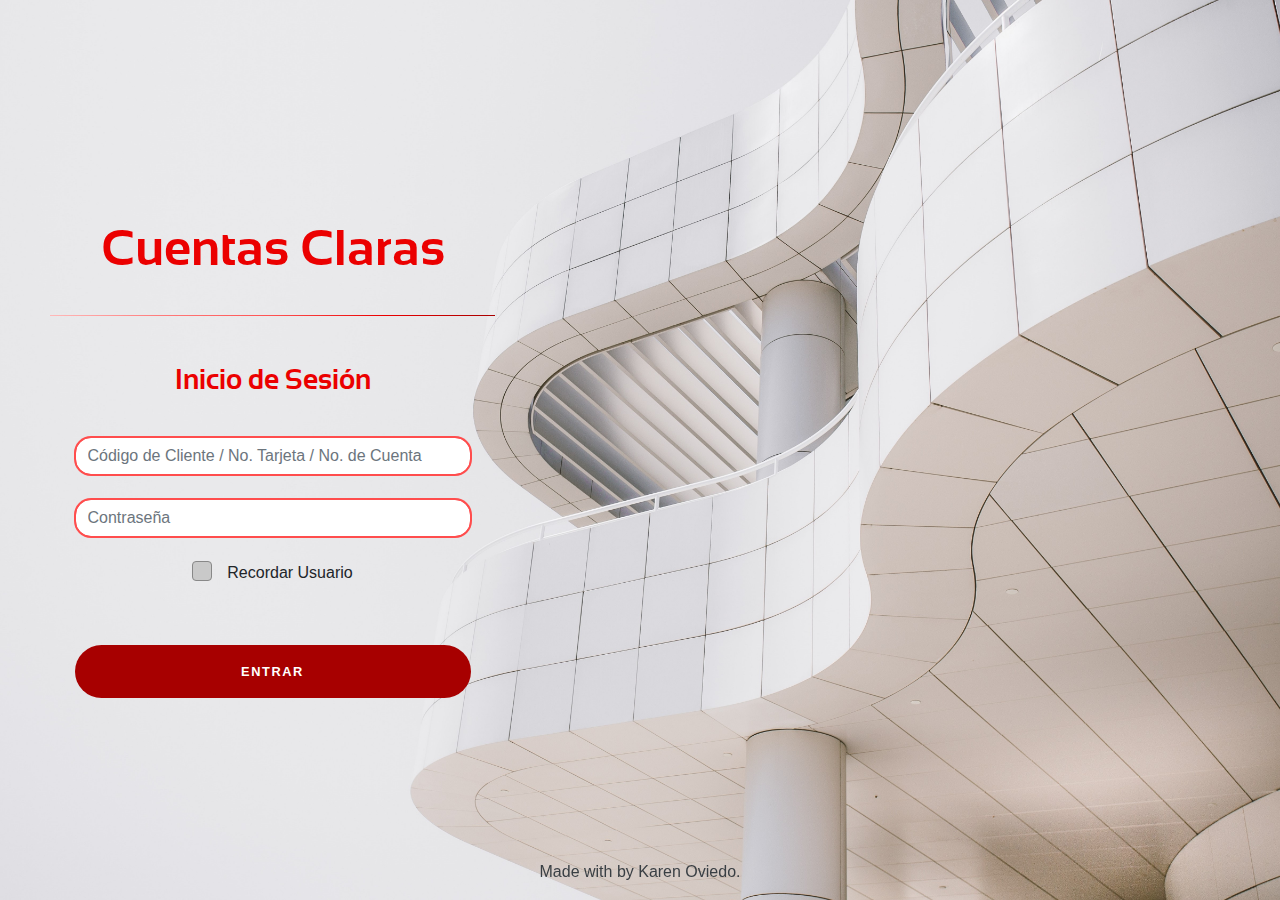
<file: index.html>
<!DOCTYPE html>
<html>
<head>
  <title>Cuentas Claras - Inicio de Sesión</title>
  <meta charset="utf-8">
    <meta name="viewport" content="width=device-width, initial-scale=1, shrink-to-fit=no">
    <meta name="description" content="Cuentas Claras para Banco Tecnología">
    <meta name="author" content="Karen Oviedo">

     <!-- Favicon -->
    <link rel="shortcut icon" type="image/png" href="styles/images/favicon.png"/>

  <!--BOOTSTRAP CSS-->
    <link rel="stylesheet" href="styles/bootstrap/css/bootstrap.css">
    <link rel="stylesheet" href="styles/bootstrap/css/bootstrap.min.css">

    <!--HOJAS DE ESTILOS-->
    <link rel="stylesheet" href="styles/css/index.css">

    <!--FUENTES-->
    <link rel="stylesheet" type="text/css" href="styles/fonts/sansation_bold/stylesheet.css">
    <link rel="stylesheet" type="text/css" href="styles/fonts/sansation_light/stylesheet.css">

    <!--FONT AWESOME-->
    <link rel="stylesheet" href="https://use.fontawesome.com/releases/v5.6.1/css/all.css" integrity="sha384-gfdkjb5BdAXd+lj+gudLWI+BXq4IuLW5IT+brZEZsLFm++aCMlF1V92rMkPaX4PP" crossorigin="anonymous">

</head>
<body style="background: url('styles/images/bg.jpg') no-repeat center right fixed; background-size: cover;">

    <!-- Page Content -->
    <div class="row login align-self-center">
      <div class="col-lg-5 text-center main-text">
        
        
        <h1 class="mt-5 font1 red-color">Cuentas Claras</h1>
        <hr>
        <h3 class="mt-5 font1 red-color subtitle">Inicio de Sesión</h3>
        <br><br>
        <form class="form-signin" id="formLogin">
          <div class="form-label-group">
            <input type="text" id="inputCodCliente" class="form-control" placeholder="Código de Cliente / No. Tarjeta / No. de Cuenta" required autofocus>
          </div>
          <br>
          <div class="form-label-group">
            <input type="password" id="inputPassword" class="form-control" placeholder="Contraseña" required>
          </div>
          <br>
          <label class="containerCB">Recordar Usuario
            <input type="checkbox" id="customCheck1">
            <span class="checkmark"></span>
          </label>
          <br><br><br>
          <button class="btn btn-lg btn-block text-uppercase" id="btnLogin" onclick="login()">Entrar</button>
        </form>
        <br>
      </div>
    </div>

    <div class="footer-login">
      <p>Made with <i class="fa fa-heart"></i> by Karen Oviedo.</p>
    </div>


    <!-- BOOTSTRAP JS -->
    <script src="styles/jquery/jquery.min.js"></script>
    <script src="styles/bootstrap/js/bootstrap.bundle.min.js"></script>

    <!-- JAVASCRIPT -->

    <!--DATA FILE-->
    <script type="text/javascript" src="data.js"></script>

    <script>

      var bandera;

      //Set valor de la bandera si está vacío
      if (sessionStorage.getItem("bandera") === null) {
        bandera = "false";
      } else{
        bandera = sessionStorage.getItem("bandera");
      }
  
      
      if (bandera === "true") {
        document.getElementById("customCheck1").checked = true;
        document.getElementById("inputCodCliente").value = "1234";
      } else{
        document.getElementById("customCheck1").checked = false;
        document.getElementById("inputCodCliente").value = "";   
      }


      function login(){

        if (document.getElementById("customCheck1").checked === true) {
          sessionStorage.setItem("bandera", "true");
        } else{
          sessionStorage.setItem("bandera", "false");
        }

        var localPass = sessionStorage.getItem("pass"); 
        //alert(localPass);
        var thisPass = document.getElementById("inputPassword").value;
        var password;
        
        if (localPass === null) {
          password = pass; //1234
        } else{
          password = localPass;
        }

        if (thisPass != "") {
          if (thisPass == password) {
            document.getElementById("formLogin").action = "home.html";
            location.href = 'home.html';
          } else{
            alert("Contraseña incorrecta. (intenta con 1234)");
          }
        }
      }


      
    </script>

</body>
</html>
</file>
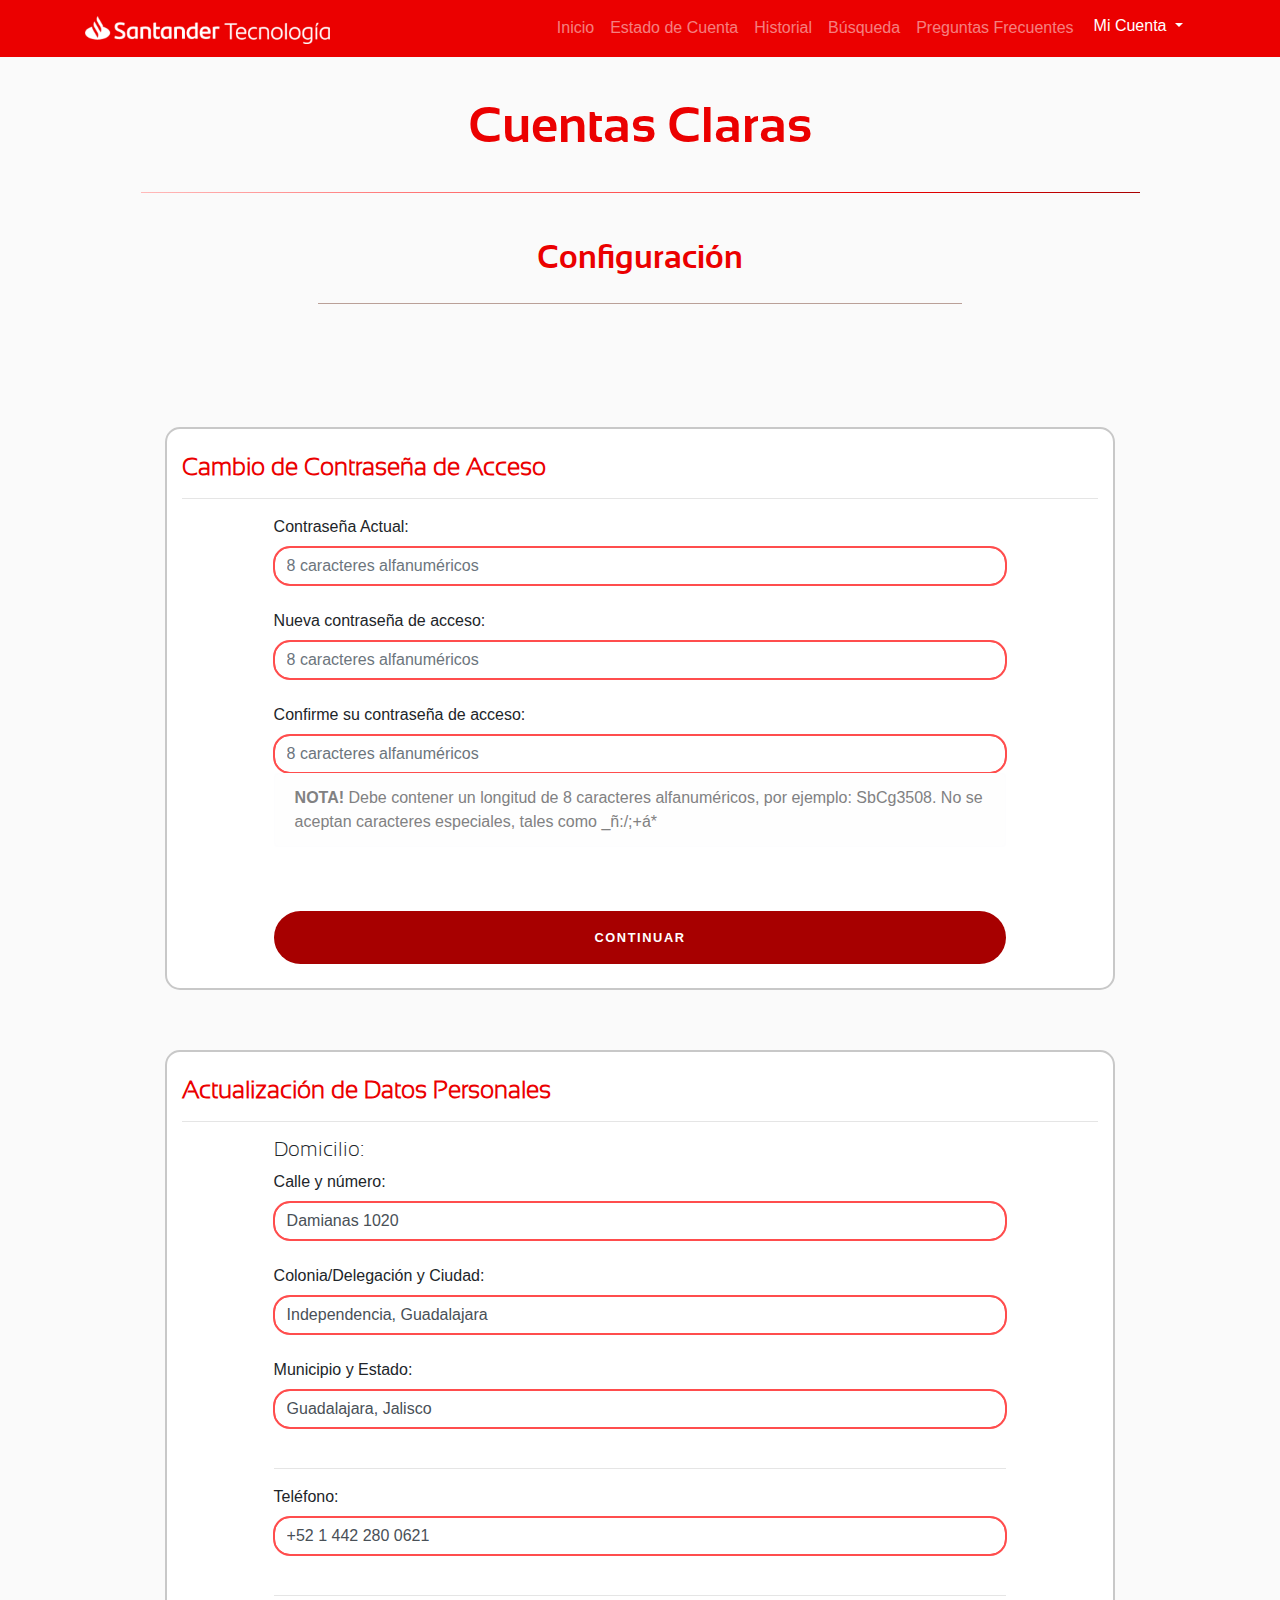
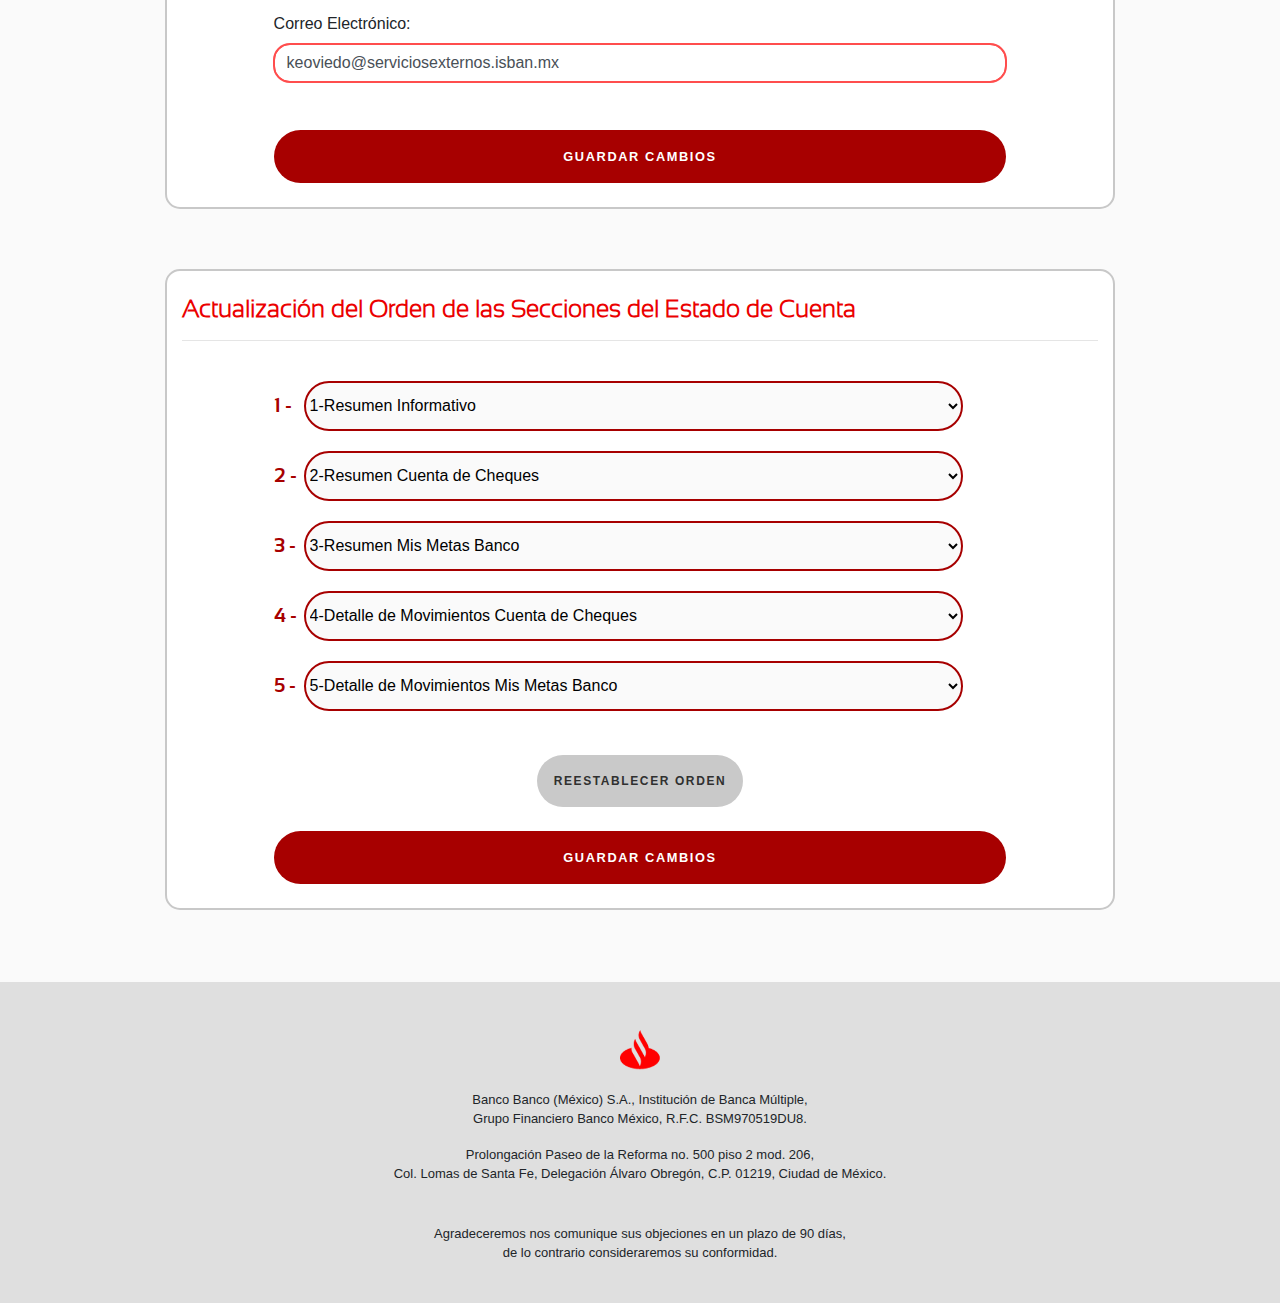
<file: config.html>
<!DOCTYPE html>
<html>
<head>
	<title>Cuentas Claras - Configuraciones</title>
	<meta charset="utf-8">
    <meta name="viewport" content="width=device-width, initial-scale=1, shrink-to-fit=no">
    <meta name="description" content="Cuentas Claras para Banco Tecnología">
    <meta name="author" content="Karen Oviedo">

    <!-- Favicon -->
    <link rel="shortcut icon" type="image/png" href="styles/images/favicon.png"/>

	 <!--BOOTSTRAP CSS-->
    <link rel="stylesheet" href="styles/bootstrap/css/bootstrap.css">
    <link rel="stylesheet" href="styles/bootstrap/css/bootstrap.min.css">

    <!--HOJAS DE ESTILOS-->
    <link rel="stylesheet" href="styles/css/index.css">

    <!--FUENTES-->
    <link rel="stylesheet" type="text/css" href="styles/fonts/sansation_bold/stylesheet.css">
    <link rel="stylesheet" type="text/css" href="styles/fonts/sansation_light/stylesheet.css">

    <!--FONT AWESOME-->
    <link rel="stylesheet" href="https://use.fontawesome.com/releases/v5.6.1/css/all.css" integrity="sha384-gfdkjb5BdAXd+lj+gudLWI+BXq4IuLW5IT+brZEZsLFm++aCMlF1V92rMkPaX4PP" crossorigin="anonymous">

</head>
<body>

	<!-- BARRA DE NAVEGACIÓN SUPERIOR -->
    <nav class="navbar navbar-expand-lg navbar-dark bg-dark fixed-top my-bar">
      <div class="container">

      	<!-- LOGO Banco TECNOLOGÍA -->
      	<a class="navbar-brand" href="home.html">
      		<img src="styles/images/logo3_med.png" id="logo-navbar" class="logo-navbar">
  		</a>

  		<!-- BOTÓN COLAPSABLE PARA DISPOSITIVOS MÓVILES -->
        <button class="navbar-toggler" type="button" data-toggle="collapse" data-target="#navbarResponsive" aria-controls="navbarResponsive" aria-expanded="false" aria-label="Toggle navigation">
          <span class="navbar-toggler-icon"></span>
        </button>

        <!-- ELEMENTOS DE LA BARRA DE NAVEGACIÓN -->
        <div class="collapse navbar-collapse" id="navbarResponsive">
          <ul class="navbar-nav ml-auto">
            <li class="nav-item">
              <a class="nav-link" href="home.html">
                <i class="fa fa-home"></i> Inicio
              </a>
            </li>
            <li class="nav-item">
              <a class="nav-link" href="edc.html">
                <i class="fa fa-piggy-bank"></i> Estado de Cuenta
              </a>
            </li>
            <li class="nav-item">
              <a class="nav-link" href="history.html">
                <i class="fa fa-history"></i> Historial
              </a>
            </li>
            <li class="nav-item">
              <a class="nav-link" href="search.html">
                <i class="fa fa-search"></i> Búsqueda
              </a>
            </li>
            <li class="nav-item">
              <a class="nav-link" href="help.html">
                <i class="fa fa-question-circle"></i> Preguntas Frecuentes
              </a>
            </li>
            <li class="btn-profile-active">
              <div class="dropdown btn-profile">
                <button class="btn dropdown-toggle " type="button" id="logo-navbar" data-toggle="dropdown" aria-haspopup="true" aria-expanded="false">
                  <i class="fa fa-user-circle"></i> Mi Cuenta
                </button>
                <ul class="dropdown-menu my-dropdown">
                  <li class="nav-item">
                    <a class="nav-link drp-link" href="profile.html">
                      <i class="fa fa-user"></i> Mi Perfil
                    </a>
                  </li>
                  <li class="nav-item">
                    <a class="nav-link drp-link" href="info_fiscal.html">
                      <i class="fa fa-gavel"></i> Inf. Fiscal
                    </a>
                  </li>
                  <li class="nav-item active">
                    <a class="nav-link drp-link" href="config.html">
                      <i class="fa fa-cog"></i> Configuración
                    </a>
                  </li>
                  <li class="nav-item">
                    <a class="nav-link drp-link" href="index.html">
                      <i class="fa fa-sign-out-alt"></i> Cerrar Sesión
                    </a>
                  </li>                
                </ul>
              </div>
            </li>
          </ul>
        </div>
      </div>
    </nav> <!-- FIN BARRA DE NAVEGACIÓN -->

    <!-- Page Content -->
    <div class="container">
      <div class="row">
        <div class="col-lg-12 text-center main-text">
          <br><br>
          
          <h1 class="mt-5 font1 red-color">Cuentas Claras</h1>
          <hr>
          <h2 class="mt-5 font1 red-color subtitle">Configuración</h2>
        </div>

        <div class="col-lg-1"></div>

        <div class="col-lg-10 supplementary-text text-center">
          <hr>    
        </div>
      </div>



      <div class="row" id="conf1">
        <div class="separacion"></div>
        <div class="col-lg-1"></div>
        <div class="col-lg-10 config-tab">
          <br>
          <h4 class="font2 red-color"><strong><i class="fa fa-key"></i> Cambio de Contraseña de Acceso</strong></h4>
          <hr>

          <form class="form-signin" action="config.html#conf1">
            <div class="form-label-group">
              <label>Contraseña Actual:</label>
              <input type="password" id="passActual" class="form-control" placeholder="8 caracteres alfanuméricos" required>
            </div>
            <br>
            <div class="form-label-group">
              <label>Nueva contraseña de acceso:</label>
              <input type="password" id="newPass1" class="form-control" placeholder="8 caracteres alfanuméricos" required>
            </div>
            <br>
            <div class="form-label-group">
              <label>Confirme su contraseña de acceso:</label>
              <input type="password" id="newPass2" class="form-control" placeholder="8 caracteres alfanuméricos" required>
              <div class="alert alert-light">
                <strong>NOTA!</strong> Debe contener un longitud de 8 caracteres alfanuméricos, por ejemplo: SbCg3508. No se aceptan caracteres especiales, tales como _ñ:/;+á*
              </div>
            </div>
            <br><br>
            <button class="btn btn-lg btn-block text-uppercase" type="submit" onclick="changePass()">Continuar</button>
          </form>

          <br>
        </div>
      </div>




      <div class="row" id="conf2">
        <div class="separacion"></div>
        <div class="col-lg-1"></div>
        <div class="col-lg-10 config-tab">
          <br>
          <h4 class="font2 red-color"><strong><i class="fa fa-folder-open"></i> Actualización de Datos Personales</strong></h4>
          <hr>

          <form class="form-signin" action="config.html#conf2">
            <div class="form-label-group">
              <h5 class="font2">Domicilio:</h5>
              <label>Calle y número:</label>
              <input type="text" id="newDomicilio1" class="form-control" placeholder="Domicilio1" required><br>
              <label>Colonia/Delegación y Ciudad:</label>
              <input type="text" id="newDomicilio2" class="form-control" placeholder="Domicilio2" required><br>
              <label>Municipio y Estado:</label>
              <input type="text" id="newDomicilio3" class="form-control" placeholder="Domicili3" required>
            </div>
            <br>
            <div class="form-label-group">
              <hr>
              <label>Teléfono:</label>
              <input type="text" name="newTelefono" id="newTelefono" placeholder="Teléfono" class="form-control" required>
            </div>
            <br>
            <div class="form-label-group">
              <hr>
              <label>Correo Electrónico:</label>
              <input type="text" id="newCorreo" class="form-control" placeholder="Correo Electrónico" required>
            </div>
            <br><br>
            <button class="btn btn-lg btn-block text-uppercase" type="submit" onclick="changeData()">Guardar Cambios</button>
          </form>

          <br>
        </div>
      </div>

      <div class="row" id="conf3">
        <div class="separacion"></div>
        <div class="col-lg-1"></div>
        <div class="col-lg-10 config-tab">
          <br>
          <h4 class="font2 red-color"><strong><i class="fa fa-sort-amount-up"></i> Actualización del Orden de las Secciones del Estado de Cuenta</strong></h4>
          <hr><br>

          <form class="section-cards form-signin" action="config.html#conf3">         

            <div class="form-inline">
              <div class="section-icon"><h5 class="font1 red-color-osc">1 -</h5></div>
              <select class="section-card" id="seccionPos1">
                <option value="1">1-Resumen Informativo</option>
                <option value="2">2-Resumen Cuenta de Cheques</option>
                <option value="3">3-Resumen Mis Metas Banco</option>
                <option value="4">4-Detalle de Movimientos Cuenta de Cheques</option>
                <option value="5">5-Detalle de Movimientos Mis Metas Banco</option>
              </select>
            </div>

            <div class="form-inline">
              <div class="section-icon"><h5 class="font1 red-color-osc">2 -</h5></div>
              <select class="section-card" id="seccionPos2">
                <option value="1">1-Resumen Informativo</option>
                <option value="2">2-Resumen Cuenta de Cheques</option>
                <option value="3">3-Resumen Mis Metas Banco</option>
                <option value="4">4-Detalle de Movimientos Cuenta de Cheques</option>
                <option value="5">5-Detalle de Movimientos Mis Metas Banco</option>
              </select>
            </div>

            <div class="form-inline">
              <div class="section-icon"><h5 class="font1 red-color-osc">3 -</h5></div>
              <select class="section-card" id="seccionPos3">
                <option value="1">1-Resumen Informativo</option>
                <option value="2">2-Resumen Cuenta de Cheques</option>
                <option value="3">3-Resumen Mis Metas Banco</option>
                <option value="4">4-Detalle de Movimientos Cuenta de Cheques</option>
                <option value="5">5-Detalle de Movimientos Mis Metas Banco</option>
              </select>
            </div>

            <div class="form-inline">
              <div class="section-icon"><h5 class="font1 red-color-osc">4 -</h5></div>
              <select class="section-card" id="seccionPos4">
                <option value="1">1-Resumen Informativo</option>
                <option value="2">2-Resumen Cuenta de Cheques</option>
                <option value="3">3-Resumen Mis Metas Banco</option>
                <option value="4">4-Detalle de Movimientos Cuenta de Cheques</option>
                <option value="5">5-Detalle de Movimientos Mis Metas Banco</option>
              </select>
            </div class="form-inline">

            <div class="form-inline">
              <div class="section-icon"><h5 class="font1 red-color-osc">5 -</h5></div>
              <select class="section-card" id="seccionPos5">
                <option value="1">1-Resumen Informativo</option>
                <option value="2">2-Resumen Cuenta de Cheques</option>
                <option value="3">3-Resumen Mis Metas Banco</option>
                <option value="4">4-Detalle de Movimientos Cuenta de Cheques</option>
                <option value="5">5-Detalle de Movimientos Mis Metas Banco</option>
              </select>
            </div>

            <br>

            <div class="form-signin2 btn-centro">
              <button class="btn text-uppercase" type="submit" onclick="restoreSecciones()">Reestablecer Orden</button>
            </div>
            <br>
            <button class="btn btn-lg btn-block text-uppercase" type="submit" onclick="changeSecciones()">Guardar Cambios</button>
            

          </form>


          <br>
        </div>
      </div>



    </div>

    <br><br><br>


    <!--FOOTER-->
    <div class="footer">
    	<br><br>

    	<img src="styles/images/logo.png" id="logo-fppter" class="logo-footer">

    	<p>
    		<br>Banco Banco (México) S.A., Institución de Banca Múltiple, 
    		<br> 
    		Grupo Financiero Banco México, R.F.C. BSM970519DU8.
    	</p>
    	<p>
    		Prolongación Paseo de la Reforma no. 500 piso 2 mod. 206, 
    		<br>
    		Col. Lomas de Santa Fe, Delegación Álvaro Obregón, C.P. 01219, Ciudad de México.
    	</p>

    	<br>

    	<p>
    		Agradeceremos nos comunique sus objeciones en un plazo de 90 días, 
    		<br>
    		de lo contrario consideraremos su conformidad.
    	</p>

    	<br>
    </div>

    <!-- BOOTSTRAP JS -->
    <script src="styles/jquery/jquery.min.js"></script>
    <script src="styles/bootstrap/js/bootstrap.bundle.min.js"></script>


    <!-- JAVASCRIPT -->
    <!--DATA FILE-->
    <script type="text/javascript" src="data.js"></script>

    

    <script type="text/javascript">

      //Set valores actuales en los campos de datos personales para más facilidad de edición
      if (sessionStorage.getItem("strDomicilio1") === null) {
        document.getElementById("newDomicilio1").value = "Damianas 1020";  
      } else{
        document.getElementById("newDomicilio1").value = sessionStorage.getItem("strDomicilio1");      
      }
      if (sessionStorage.getItem("strDomicilio2") === null) {
        document.getElementById("newDomicilio2").value = "Independencia, Guadalajara";  
      } else{
        document.getElementById("newDomicilio2").value = sessionStorage.getItem("strDomicilio2");      
      }
      if (sessionStorage.getItem("strDomicilio3") === null) {
        document.getElementById("newDomicilio3").value = "Guadalajara, Jalisco";  
      } else{
        document.getElementById("newDomicilio3").value = sessionStorage.getItem("strDomicilio3");      
      }
      if (sessionStorage.getItem("strTelefono") === null) {
        document.getElementById("newTelefono").value = "+52 1 442 280 0621";
      } else{
        document.getElementById("newTelefono").value = sessionStorage.getItem("strTelefono");
      }
      if (sessionStorage.getItem("strCorreo") === null) {
        document.getElementById("newCorreo").value = "keoviedo@serviciosexternos.isban.mx";
      } else{
        document.getElementById("newCorreo").value = sessionStorage.getItem("strCorreo");
      }



      //Set valores actuales en los campos de orden de las secciones para facilidad de edición
      if (sessionStorage.getItem("posUno") === null) {
        document.getElementById("seccionPos1").selectedIndex = 0;
      } else{
        document.getElementById("seccionPos1").selectedIndex = sessionStorage.getItem("posUno") - 1;
      }
      if (sessionStorage.getItem("posDos") === null) {
        document.getElementById("seccionPos2").selectedIndex = 1;
      } else{
        document.getElementById("seccionPos2").selectedIndex = sessionStorage.getItem("posDos") - 1;
      }
      if (sessionStorage.getItem("posTres") === null) {
        document.getElementById("seccionPos3").selectedIndex = 2;
      } else{
        document.getElementById("seccionPos3").selectedIndex = sessionStorage.getItem("posTres") - 1;
      }
      if (sessionStorage.getItem("posCuatro") === null) {
        document.getElementById("seccionPos4").selectedIndex = 3;
      } else{
        document.getElementById("seccionPos4").selectedIndex = sessionStorage.getItem("posCuatro") - 1;
      }
      if (sessionStorage.getItem("posCinco") === null) {
        document.getElementById("seccionPos5").selectedIndex = 4;
      } else{
        document.getElementById("seccionPos5").selectedIndex = sessionStorage.getItem("posCinco") - 1;
      }



      function changePass(){

        var localPass;

        if (sessionStorage.getItem("pass") === null) {
          localPass = "1234"; //1234
        } else{
          localPass = sessionStorage.getItem("pass");
        }

        var passActual = document.getElementById("passActual").value;
        var newPass1 = document.getElementById("newPass1").value;
        var newPass2 = document.getElementById("newPass2").value;
        if (passActual != "") {
          if (passActual != localPass) {
            alert("La contraseña ingresada es incorrecta.");
          } else if (newPass1 != newPass2) {
            alert("Las nuevas contraseñas no coinciden.");
          } else if (passActual == newPass1) {
            alert("La nueva contraseña es igual a la anterior. Elige una nueva.");
          } else{
            localPass = newPass1;
            sessionStorage.setItem("pass", localPass);
            alert("¡La contraseña se modificó con éxito!");
          }
        }
      }


      function changeData(){
        var newDomicilio1 = document.getElementById("newDomicilio1").value;
        var newDomicilio2 = document.getElementById("newDomicilio2").value;
        var newDomicilio3 = document.getElementById("newDomicilio3").value;
        var newTelefono = document.getElementById("newTelefono").value;
        var newCorreo = document.getElementById("newCorreo").value;

        strDomicilio1 = newDomicilio1;
        strDomicilio2 = newDomicilio2;
        strDomicilio3 = newDomicilio3;
        strTelefono = newTelefono;
        strCorreo = newCorreo;

        sessionStorage.setItem("strDomicilio1", strDomicilio1);
        sessionStorage.setItem("strDomicilio2", strDomicilio2);
        sessionStorage.setItem("strDomicilio3", strDomicilio3);
        sessionStorage.setItem("strTelefono", strTelefono);
        sessionStorage.setItem("strCorreo", strCorreo);

        alert("¡Los cambios se guardaron con éxito!");
      }


      function changeSecciones(){
        var seccionPos1 = document.getElementById("seccionPos1");
        var seccionPos2 = document.getElementById("seccionPos2");
        var seccionPos3 = document.getElementById("seccionPos3");
        var seccionPos4 = document.getElementById("seccionPos4");
        var seccionPos5 = document.getElementById("seccionPos5");

        var strPos1 = seccionPos1.options[seccionPos1.selectedIndex].value;
        var strPos2 = seccionPos2.options[seccionPos2.selectedIndex].value;
        var strPos3 = seccionPos3.options[seccionPos3.selectedIndex].value;
        var strPos4 = seccionPos4.options[seccionPos4.selectedIndex].value;
        var strPos5 = seccionPos5.options[seccionPos5.selectedIndex].value;

        var posiciones = new Array(strPos1, strPos2, strPos3, strPos4, strPos5);
        //var posiciones = [strPos1, strPos2, strPos3, strPos4, strPos5];

        if (hasDuplicates(posiciones)) {
          alert("¡Hay secciones que se repiten! Ordénalas de nuevo.");
        } else {
          var posUno = posiciones[0];
          var posDos = posiciones[1];
          var posTres = posiciones[2];
          var posCuatro = posiciones[3];
          var posCinco = posiciones[4];

          sessionStorage.setItem("posUno", posUno);
          sessionStorage.setItem("posDos", posDos);
          sessionStorage.setItem("posTres", posTres);
          sessionStorage.setItem("posCuatro", posCuatro);
          sessionStorage.setItem("posCinco", posCinco);

          alert("¡Los cambios se guardaron con éxito! ");
        }  
      }




      function restoreSecciones(){
        sessionStorage.removeItem("posUno");
        sessionStorage.removeItem("posDos");
        sessionStorage.removeItem("posTres");
        sessionStorage.removeItem("posCuatro");
        sessionStorage.removeItem("posCinco");

        document.getElementById("seccionPos1").selectedIndex = 0;
        document.getElementById("seccionPos2").selectedIndex = 1;
        document.getElementById("seccionPos3").selectedIndex = 2;
        document.getElementById("seccionPos4").selectedIndex = 3;
        document.getElementById("seccionPos5").selectedIndex = 4;

        alert("Se reestableció el orden de las Secciones del Estado de Cuenta");
      }


      function hasDuplicates(array) {
        return (new Set(array)).size !== array.length;
      }
      

    </script>

</body>
</html>
</file>
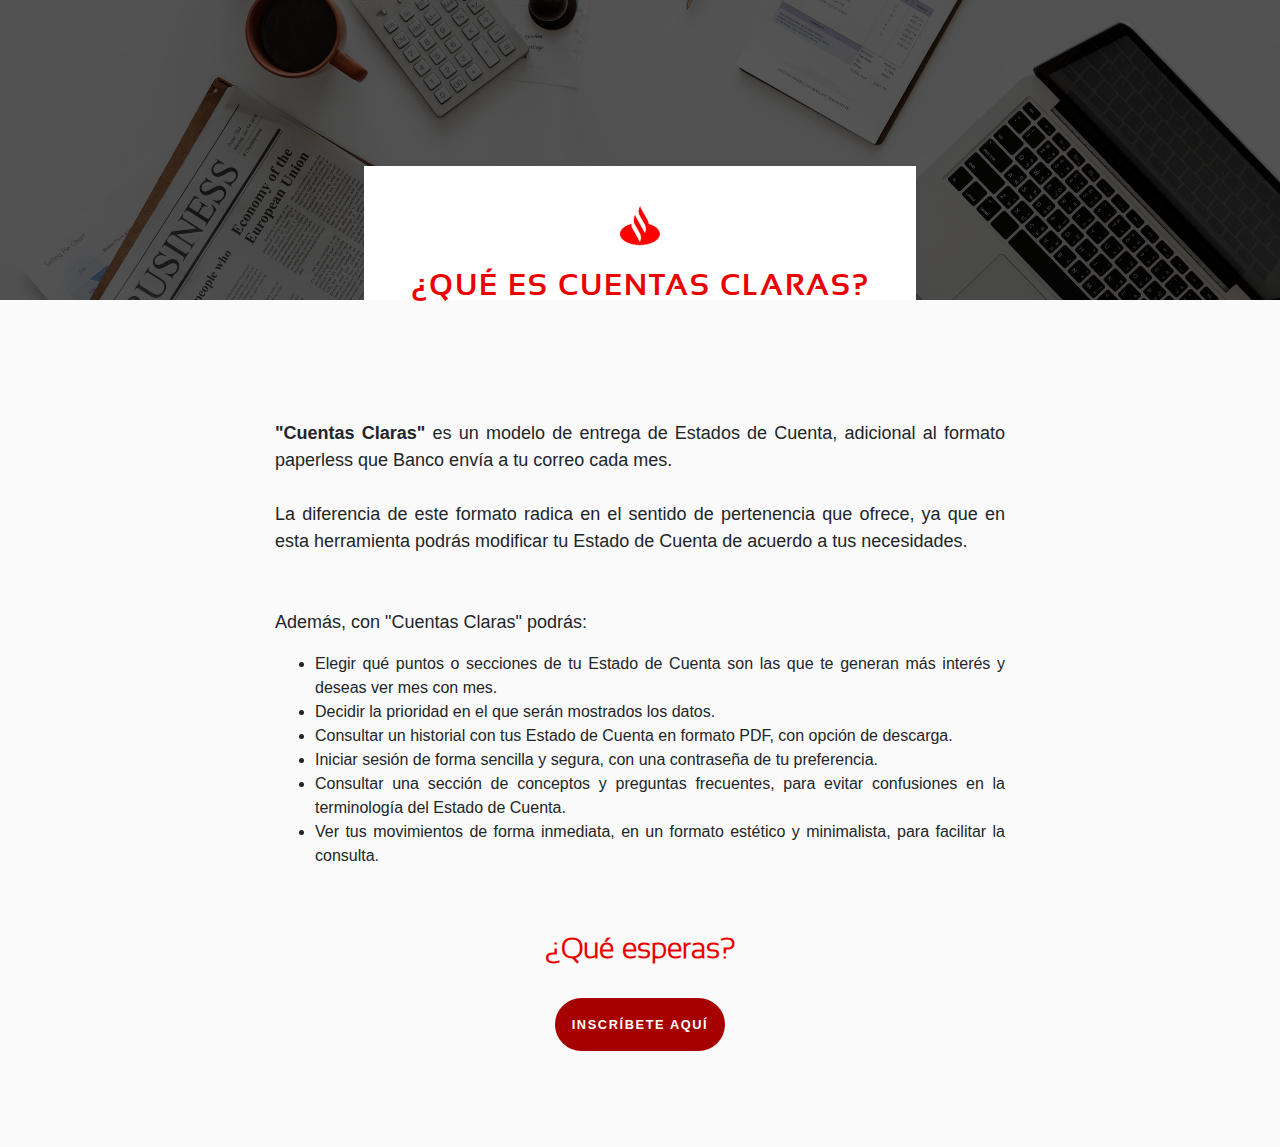
<file: cuentas-claras.html>
<!DOCTYPE html>
<html>
<head>
	<title>Cuentas Claras - Inicio</title>
	<meta charset="utf-8">
  <meta name="viewport" content="width=device-width, initial-scale=1, shrink-to-fit=no">
  <meta name="description" content="Cuentas Claras para Banco Tecnología">
  <meta name="author" content="Karen Oviedo">

  <!-- Favicon -->
  <link rel="shortcut icon" type="image/png" href="styles/images/favicon.png"/>

	<!--BOOTSTRAP CSS-->
  <link rel="stylesheet" href="styles/bootstrap/css/bootstrap.css">
  <link rel="stylesheet" href="styles/bootstrap/css/bootstrap.min.css">

  <!--HOJAS DE ESTILOS-->
  <link rel="stylesheet" href="styles/css/index.css">

  <!--FUENTES-->
  <link rel="stylesheet" type="text/css" href="styles/fonts/sansation_bold/stylesheet.css">
  <link rel="stylesheet" type="text/css" href="styles/fonts/sansation_light/stylesheet.css">

  <!--FONT AWESOME-->
  <link rel="stylesheet" href="https://use.fontawesome.com/releases/v5.6.1/css/all.css" integrity="sha384-gfdkjb5BdAXd+lj+gudLWI+BXq4IuLW5IT+brZEZsLFm++aCMlF1V92rMkPaX4PP" crossorigin="anonymous">

</head>
<body>


  <!-- TÍTULO DEL BLOG -->
    <div class="breadcumb-area bg-overlay" style="background-image: url(styles/images/bl-1.jpg);">
        <div class="bradcumbContent">
          <img src="styles/images/logo.png" id="logo-fppter" class="logo-footer"><br><br>
          <h2 class="font1 red-color">¿Qué es Cuentas Claras?</h2>
        </div>
    </div>
    <!-- TÍTULO DEL BLOG FIN -->

    <div class="separacion"></div>
    <div class="separacion"></div>

    <!-- Page Content -->
    <div class="container">
      <div class="row">

        <div class="col-lg-2"></div>
        
        <div class="col-lg-8 text-justify">

          <p>
            <strong>"Cuentas Claras"</strong> es un modelo de entrega de Estados de Cuenta, adicional al formato paperless que Banco envía a tu correo cada mes. <br><br>
            La diferencia de este formato radica en el sentido de pertenencia que ofrece, ya que en esta herramienta podrás modificar tu Estado de Cuenta de acuerdo a tus necesidades. <br><br><br>
            Además, con "Cuentas Claras" podrás:
          </p>
          <ul>
            <li>Elegir qué puntos o secciones de tu Estado de Cuenta son las que te generan más interés y deseas ver mes con mes.</li>
            <li>Decidir la prioridad en el que serán mostrados los datos.</li>
            <li>Consultar un historial con tus Estado de Cuenta en formato PDF, con opción de descarga.</li>
            <li>Iniciar sesión de forma sencilla y segura, con una contraseña de tu preferencia.</li>
            <li>Consultar una sección de conceptos y preguntas frecuentes, para evitar confusiones en la terminología del Estado de Cuenta.</li>
            <li>Ver tus movimientos de forma inmediata, en un formato estético y minimalista, para facilitar la consulta.</li>
          </ul>

          <br><br>

          <div class="text-center form-signin">
            <h3 class="font2 red-color"><strong>¿Qué esperas?</strong></h3><br>
            <button class="btn btn-lg text-uppercase">Inscríbete Aquí</button>
          </div>
        </div>
      
      </div>
    </div>

    <br><br><br><br>



    <!-- BOOTSTRAP JS -->
    <script src="styles/jquery/jquery.min.js"></script>
    <script src="styles/bootstrap/js/bootstrap.bundle.min.js"></script>

</body>
</html>
</file>
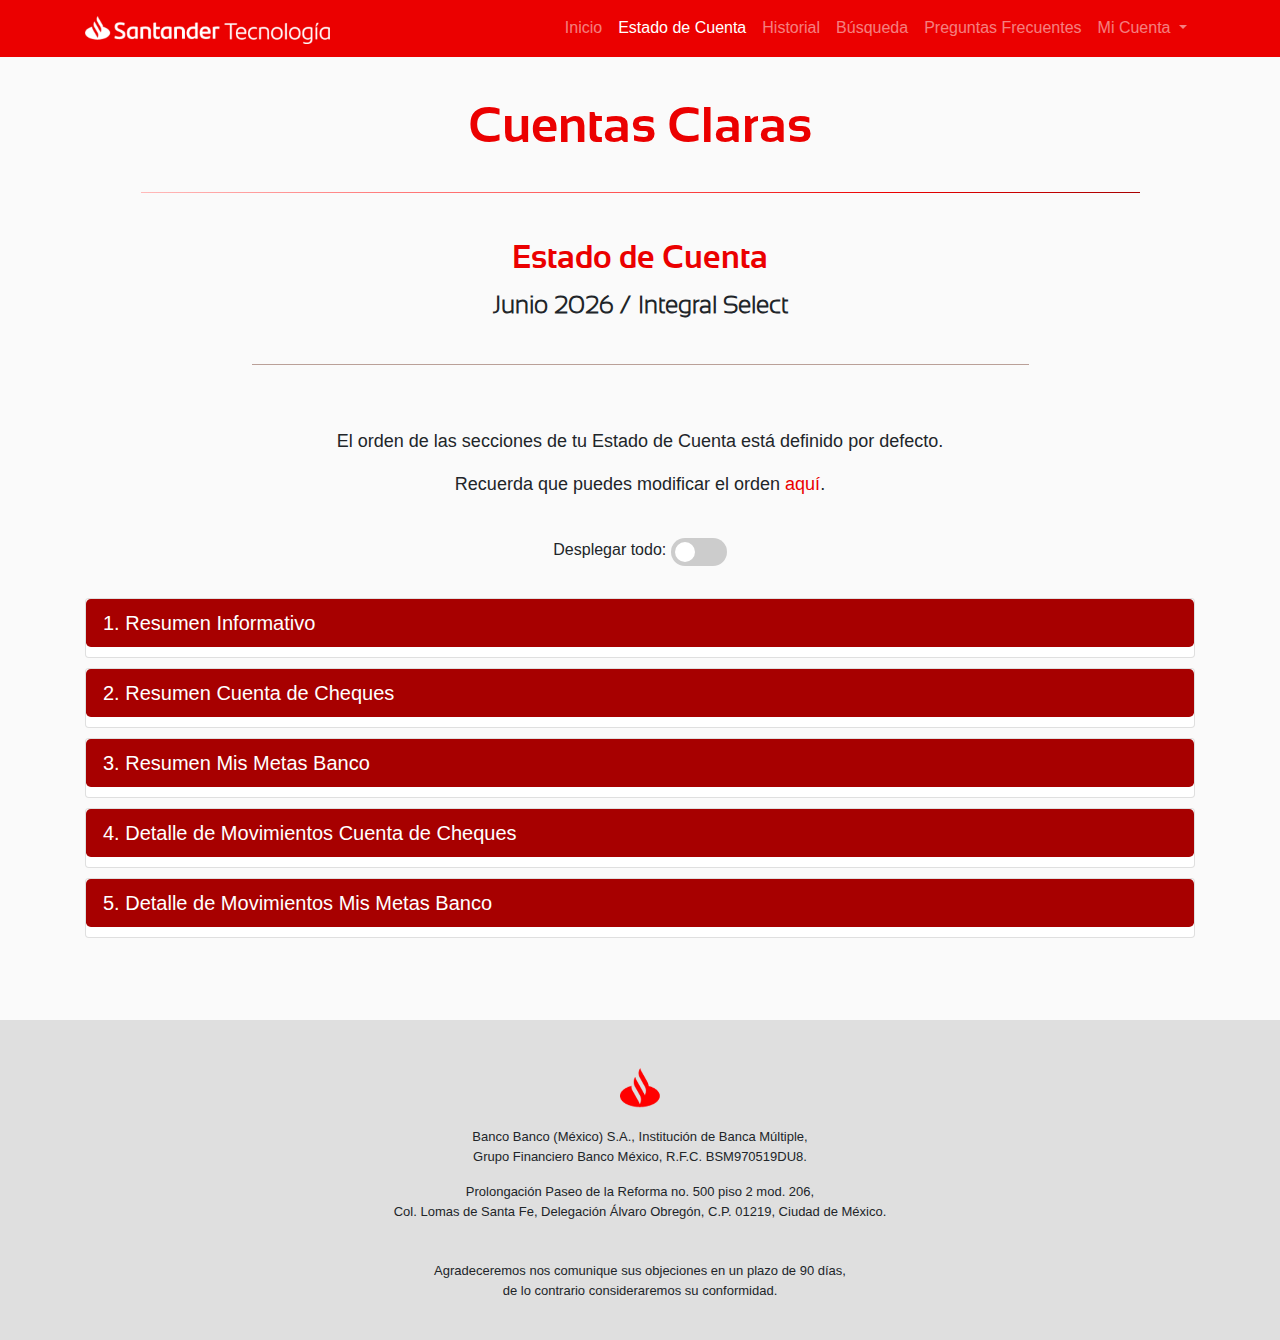
<file: edc.html>
<!DOCTYPE html>
<html>
<head>
	<title>Cuentas Claras - Estado de Cuenta</title>
	<meta charset="utf-8">
    <meta name="viewport" content="width=device-width, initial-scale=1, shrink-to-fit=no">
    <meta name="description" content="Cuentas Claras para Banco Tecnología">
    <meta name="author" content="Karen Oviedo">

     <!-- Favicon -->
    <link rel="shortcut icon" type="image/png" href="styles/images/favicon.png"/>

	  <!--BOOTSTRAP CSS-->
    <link rel="stylesheet" href="styles/bootstrap/css/bootstrap.css">
    <link rel="stylesheet" href="styles/bootstrap/css/bootstrap.min.css">

    <!--HOJAS DE ESTILOS-->
    <link rel="stylesheet" href="styles/css/index.css">
    <link rel="stylesheet" href="styles/css/order.css">

    <!--FUENTES-->
    <link rel="stylesheet" type="text/css" href="styles/fonts/sansation_bold/stylesheet.css">
    <link rel="stylesheet" type="text/css" href="styles/fonts/sansation_light/stylesheet.css">

    <!--FONT AWESOME-->
    <link rel="stylesheet" href="https://use.fontawesome.com/releases/v5.6.1/css/all.css" integrity="sha384-gfdkjb5BdAXd+lj+gudLWI+BXq4IuLW5IT+brZEZsLFm++aCMlF1V92rMkPaX4PP" crossorigin="anonymous">

    <!--JQUERY-->
    <script src="https://ajax.googleapis.com/ajax/libs/jquery/3.4.0/jquery.min.js"></script>


    <script>
      $(document).ready(function(){
        $("p").click(function(){
          $(this).hide();
        });
      });
    </script>

</head>
<body>

	<!-- BARRA DE NAVEGACIÓN SUPERIOR -->
  <nav class="navbar navbar-expand-lg navbar-dark bg-dark fixed-top my-bar">
    <div class="container">

    	<!-- LOGO Banco TECNOLOGÍA -->
    	<a class="navbar-brand" href="home.html">
    		<img src="styles/images/logo3_med.png" id="logo-navbar" class="logo-navbar">
		</a>

		<!-- BOTÓN COLAPSABLE PARA DISPOSITIVOS MÓVILES -->
      <button class="navbar-toggler" type="button" data-toggle="collapse" data-target="#navbarResponsive" aria-controls="navbarResponsive" aria-expanded="false" aria-label="Toggle navigation">
        <span class="navbar-toggler-icon"></span>
      </button>

      <!-- ELEMENTOS DE LA BARRA DE NAVEGACIÓN -->
      <div class="collapse navbar-collapse" id="navbarResponsive">
        <ul class="navbar-nav ml-auto">
          <li class="nav-item">
            <a class="nav-link" href="home.html">
              <i class="fa fa-home"></i> Inicio
            </a>
          </li>
          <li class="nav-item active">
            <a class="nav-link" href="edc.html">
              <i class="fa fa-piggy-bank"></i> Estado de Cuenta
              <span class="sr-only">(current)</span>
            </a>
          </li>
          <li class="nav-item">
            <a class="nav-link" href="history.html">
              <i class="fa fa-history"></i> Historial
            </a>
          </li>
          <li class="nav-item">
            <a class="nav-link" href="search.html">
              <i class="fa fa-search"></i> Búsqueda
            </a>
          </li>
          <li class="nav-item">
            <a class="nav-link" href="help.html">
              <i class="fa fa-question-circle"></i> Preguntas Frecuentes
            </a>
          </li>
          <li class="nav-item">
            <div class="dropdown btn-profile">
              <button class="btn dropdown-toggle nav-link" type="button" id="logo-navbar" data-toggle="dropdown" aria-haspopup="true" aria-expanded="false">
                <i class="fa fa-user-circle"></i> Mi Cuenta
              </button>
              <ul class="dropdown-menu my-dropdown">
                <li class="nav-item">
                  <a class="nav-link drp-link" href="profile.html">
                    <i class="fa fa-user"></i> Mi Perfil
                  </a>
                </li>
                <li class="nav-item">
                  <a class="nav-link drp-link" href="info_fiscal.html">
                    <i class="fa fa-gavel"></i> Inf. Fiscal
                  </a>
                </li>
                <li class="nav-item">
                  <a class="nav-link drp-link" href="config.html">
                    <i class="fa fa-cog"></i> Configuración
                  </a>
                </li>
                <li class="nav-item">
                  <a class="nav-link drp-link" href="index.html">
                    <i class="fa fa-sign-out-alt"></i> Cerrar Sesión
                  </a>
                </li>                
              </ul>
            </div>
          </li>
        </ul>
      </div>
    </div>
  </nav> <!-- FIN BARRA DE NAVEGACIÓN -->

  <!-- Page Content -->
  <div class="container">
    <div class="row">
      
      <div class="col-lg-12 text-center main-text">
        <br><br>  
        <h1 class="mt-5 font1 red-color">Cuentas Claras</h1>
        <hr>
        <h2 class="mt-5 font1 red-color subtitle">Estado de Cuenta</h2>
        <br>
        <h4 class="font2"><strong id="periodo"></strong><strong> / Integral Select</strong></h4>
      </div>

      <div class="col-lg-12 supplementary-text text-center">
        <hr>

        <p id="pSecc"></p>
        <p>Recuerda que puedes modificar el orden <a href="config.html#conf3">aquí</a>.</p>
        <br>

        <label id="lblSwitch">Desplegar todo:</label>
        <label class="switch">
          <input type="checkbox" name="c1" onclick="colapsar()">
          <span class="slider round"></span>
        </label>
        <br><br>

      </div>

    </div>
        
    <div class="row">
      <div class="col-lg-12 supplementary-text">
        <div id="accordion">


          <!-- SECCIÓN 1: RESUMEN INFORMATIVO -->
          <div class="card" id="seccion1">
            <div id="heading1">
              <h5 class="mb-0 btn-card">
                <button class="btn btn-block btn-lg collapsed btn-edc" data-toggle="collapse" data-parent="#seccion1" href="#collapse1">
                  1. Resumen Informativo
                </button>
              </h5>
            </div>
            <!--<div id="collapse1" class="collapse show" aria-labelledby="heading1" data-parent="#accordion">-->
            <div id="collapse1" class="collapse" aria-labelledby="heading1" data-parent="#accordion">
              <div class="card-body cards">

                <hr>
                <h4 class="text-center letter-spacing font1 red-color-osc"><strong>PRODUCTOS</strong></h4>
                <hr><br>

                <!-- CUENTA DE CHEQUES -->
                <div class="producto">
                  <h5 class="font1">
                    <a data-toggle="collapse" data-parent="#seccion1" href="#prod1" id="fa1_1" onclick="changeFA('prod1')">
                       <i class="fa fa-angle-up" id="iprod1"></i> SUPER CUENTA UNIVERSITARIA
                    </a>
                  </h5>
                  <h6 class="font2">60-53978732-0</h6>

                  <div class="producto-detalle collapse show" id="prod1" >
                    <div class="row">
                   
                    <div class="col-lg-4">                        
                      <table class="table">
                        <tbody class="text-center">
                          <tr>
                            <th class="text-right">Mes Anterior:</th>
                            <td class="text-left">23,300.77 <br> 100.00%</td>
                          </tr>
                          <tr>
                            <th class="text-right">Mes Actual:</th>
                            <td class="text-left">25,072.49 <br> 100.00%</td>
                          </tr>
                          <tr>
                            <td class="wdth-cell"></td>
                            <td></td>
                          </tr>
                        </tbody>
                      </table>
                    </div>
                    
                    <div class="col-lg-4">                        
                      <table class="table">
                        <tbody class="text-center">
                          <tr>
                            <th class="text-right">Intereses Brutos:</th>
                            <td class="text-left">0.00</td>
                          </tr>
                          <tr>
                            <th class="text-right">Comisiones Cobradas:</th>
                            <td class="text-left">0.00</td>
                          </tr>
                          <tr>
                            <td class="wdth-cell"></td>
                            <td></td>
                          </tr>
                        </tbody>
                      </table>
                    </div>

                    <div class="col-lg-4">                        
                      <table class="table">
                        <tbody class="text-center">
                          <tr>
                            <th class="text-right">* GAT Nominal:</th>
                            <td class="text-left">N/A</td>
                          </tr>
                          <tr>
                            <th class="text-right">* GAT Real:</th>
                            <td class="text-left">N/A</td>
                          </tr>
                          <tr>
                            <td class="wdth-cell"></td>
                            <td></td>
                          </tr>
                        </tbody>
                      </table>
                    </div>

                  </div> <!-- FIN ROW -->
                  </div> <!-- FIN div producto detalle -->
                </div> <!-- FIN div producto -->

                <hr>

                <!-- MIS METAS -->
                <div class="producto">
                  <h5 class="font1">
                    <a data-toggle="collapse" data-parent="#seccion1" href="#prod2" id="fa1_2"  onclick="changeFA('prod2')">
                       <i class="fa fa-angle-up" id="iprod2"></i> MIS METAS - MI AUTOMOVIL
                    </a>
                  </h5>
                  <h6 class="font2">60-53978732-2</h6>

                  <div class="producto-detalle collapse show" id="prod2">
                    <div class="row">
                   
                    <div class="col-lg-4">                        
                      <table class="table">
                        <tbody class="text-center">
                          <tr>
                            <th class="text-right">Mes Anterior:</th>
                            <td class="text-left">10,000.02 <br> 9.01%</td>
                          </tr>
                          <tr>
                            <th class="text-right">Mes Actual:</th>
                            <td class="text-left">12,500.02 <br> 10.46%</td>
                          </tr>
                          <tr>
                            <td class="wdth-cell"></td>
                            <td></td>
                          </tr>
                        </tbody>
                      </table>
                    </div>
                    
                    <div class="col-lg-4">
                      <table class="table">
                        <tbody class="text-center">
                          <tr>
                            <th class="text-right">Intereses Brutos:</th>
                            <td class="text-left">0.017</td>
                          </tr>
                          <tr>
                            <th class="text-right">Comisiones Cobradas:</th>
                            <td class="text-left">0.00</td>
                          </tr>
                          <tr>
                            <td class="wdth-cell"></td>
                            <td></td>
                          </tr>
                        </tbody>
                      </table>
                    </div>

                    <div class="col-lg-4">                        
                      <table class="table">
                        <tbody class="text-center">
                          <tr>
                            <th class="text-right">* GAT Nominal:</th>
                            <td class="text-left">0.00%</td>
                          </tr>
                          <tr>
                            <th class="text-right">* GAT Real:</th>
                            <td class="text-left">-3.42%</td>
                          </tr>
                          <tr>
                            <td class="wdth-cell"></td>
                            <td></td>
                          </tr>
                        </tbody>
                      </table>
                    </div>

                  </div> <!-- FIN ROW -->
                  </div> <!-- FIN div producto detalle -->
                </div> <!-- FIN div producto -->

                <hr><br>

                <!-- TOTAL -->
                <div class="producto">
                  <h4 class="font1 letter-spacing red-color text-center">TOTAL</h4>

                  <div class="producto-total">
                    <table class="table ">
                      <thead>
                      </thead>
                      <tbody class="bg-total">
                        <tr>
                          <th class="text-right wdth-cell-half">MES ANTERIOR:</th>
                          <td class="text-left">33,300.79 <br> 100.00%</td>
                        </tr>
                        <tr>
                          <th class="text-right wdth-cell-half">MES ACTUAL:</th>
                          <td class="text-left">37,572.51 <br>100.00%</td>
                        </tr>
                      </tbody>
                    </table>
                  </div> <!-- FIN div producto detalle -->
                </div> <!-- FIN div producto --> 

              </div>
            </div>
          </div>






          <!-- SECCIÓN 2: CUENTA DE CHEQUES -->            
          <div class="card" id="seccion2">
            <div id="heading2">
              <h5 class="mb-0 btn-card">
                <button class="btn btn-block btn-lg collapsed btn-edc" data-toggle="collapse" data-parent="#seccion2" href="#collapse2">
                  2. Resumen Cuenta de Cheques
                </button>
              </h5>
            </div>
            <div id="collapse2" class="collapse" aria-labelledby="heading2" data-parent="#accordion">
              <div class="card-body cards">


                <hr>
                <h4 class="text-center letter-spacing font1 red-color-osc"><strong>PRODUCTOS</strong></h4>
                <hr><br>

                <!-- CUENTA DE CHEQUES -->
                <div class="producto">
                  <h5 class="font1">
                    <a data-toggle="collapse" data-parent="#seccion2" href="#prod2_1" id="fa2_1" onclick="changeFA('prod2_1')">
                       <i class="fa fa-angle-up" id="iprod2_1"></i> SUPER CUENTA UNIVERSITARIA
                    </a>
                  </h5>
                  <h6 class="font2">60-53978732-0</h6>
                  <h6 class="font2">CLABE 014000605397873205</h6>

                  <div class="producto-detalle collapse show" id="prod2_1" >
                    <div class="row">
                   
                      <div class="col-lg-4">                        
                        <table class="table">
                          <tbody class="text-center">
                            <tr>
                              <th class="text-right">Saldo Promedio:</th>
                              <td class="text-left">24,638.19</td>
                            </tr>
                            <tr>
                              <th class="text-right">Tasa Bruta de Interés Anual:</th>
                              <td class="text-left">0.0000%</td>
                            </tr>
                            <tr>
                              <th class="text-right">Días del Periodo:</th>
                              <td class="text-left">31</td>
                            </tr>
                            <tr>
                              <th class="text-right">Saldo Promedio Mínimo:</th>
                              <td class="text-left">3,000.00</td>
                            </tr>
                            <tr>
                              <td class="text-right">Corte al:</td>
                              <td class="text-left">31/12/2018</td>
                            </tr>
                            <tr>
                              <td class="wdth-cell"></td>
                              <td></td>
                            </tr>
                          </tbody>
                        </table>
                      </div>
                      
                      <div class="col-lg-4">                      
                        <table class="table">
                          <tbody class="text-center">
                            <tr>
                              <th class="text-right">Saldo Inicial:</th>
                              <td class="text-left">23,300.77</td>
                            </tr>
                            <tr>
                              <th class="text-right">+ Depósitos:</th>
                              <td class="text-left">4,000.00</td>
                            </tr>
                            <tr>
                              <th class="text-right">- Retiros:</th>
                              <td class="text-left">2,228.28</td>
                            </tr>
                            <tr>
                              <th class="text-right">= Saldo Actual:</th>
                              <td class="text-left">25,072.49</td>
                            </tr>
                            <tr>
                              <td class="wdth-cell"></td>
                              <td></td>
                            </tr>
                          </tbody>
                        </table>
                      </div>

                      <div class="col-lg-4">                        
                        <table class="table">
                          <tbody class="text-center">
                            <tr>
                              <th class="text-right">+ Intereses Brutos:</th>
                              <td class="text-left">N/A</td>
                            </tr>
                            <tr>
                              <th class="text-right">- ISR Retenido (.46%):</th>
                              <td class="text-left">N/A</td>
                            </tr>
                            <tr>
                              <th class="text-right">= Intereses Netos:</th>
                              <td class="text-left">N/A</td>
                            </tr>
                            <tr>
                              <td colspan="2"></td>
                            </tr>
                            <tr>
                              <th class="text-right">Comisiones Cobradas:</th>
                              <td class="text-left">N/A</td>
                            </tr>
                            <tr>
                              <td class="wdth-cell"></td>
                              <td></td>
                            </tr>
                          </tbody>
                        </table>
                      </div>

                    </div> <!-- FIN ROW -->

                  </div> <!-- FIN div producto detalle -->
                </div> <!-- FIN div producto -->

              </div>
            </div>
          </div>







          <!-- SECCIÓN 3: MIS METAS Banco -->
          <div class="card" id="seccion3">
            <div id="heading3">
              <h5 class="mb-0 btn-card">
                <button class="btn btn-block btn-lg collapsed btn-edc" data-toggle="collapse" data-parent="#seccion3" href="#collapse3">
                  3. Resumen Mis Metas Banco
                </button>
              </h5>
            </div>
            <div id="collapse3" class="collapse" aria-labelledby="heading3" data-parent="#accordion">
              <div class="card-body cards">
                
                <hr>
                <h4 class="text-center letter-spacing font1 red-color-osc"><strong>PRODUCTOS</strong></h4>
                <hr><br>

                <div class="producto">
                  <h5 class="font1">
                    <a data-toggle="collapse" data-parent="#seccion3" href="#prod3_1" id="fa3_1" onclick="changeFA('prod3_1')">
                       <i class="fa fa-angle-up" id="iprod3_1"></i> MIS METAS - MI AUTOMOVIL
                    </a>
                  </h5>
                  <h6 class="font2">60-53978732-2</h6>

                  <div class="producto-detalle collapse show" id="prod3_1" >
                    
                    <div class="row">
                   
                      <div class="col-lg-4">                        
                        <table class="table">
                          <tbody class="text-center">
                            <tr>
                              <th class="text-right">Saldo Promedio:</th>
                              <td class="text-left">10,000.02</td>
                            </tr>
                            <tr>
                              <td colspan="2"><br></td>
                            </tr>
                            <tr>
                              <th class="text-right">Días del Periodo:</th>
                              <td class="text-left">31</td>
                            </tr>
                            <tr>
                              <td class="text-right">Corte al:</td>
                              <td class="text-left">31/12/2018</td>
                            </tr>
                            <tr>
                              <td class="wdth-cell"></td>
                              <td></td>
                            </tr>
                          </tbody>
                        </table>
                      </div>
                      
                      <div class="col-lg-4">                        
                        <table class="table">
                          <tbody class="text-center">
                            <tr>
                              <th class="text-right">Saldo Inicial:</th>
                              <td class="text-left">10,000.02 </td>
                            </tr>
                            <tr>
                              <th class="text-right">+ Depósitos:</th>
                              <td class="text-left">2,500.00</td>
                            </tr>
                            <tr>
                              <th class="text-right">- Retiros:</th>
                              <td class="text-left">0.00</td>
                            </tr>
                            <tr>
                              <th class="text-right">= Saldo Actual:</th>
                              <td class="text-left">12.500.02</td>
                            </tr>
                            <tr>
                              <td class="wdth-cell"></td>
                              <td></td>
                            </tr>
                          </tbody>
                        </table>
                      </div>

                      <div class="col-lg-4">                        
                        <table class="table">
                          <tbody class="text-center">
                            <tr>
                              <th class="text-right">* GAT Nominal 0.00%:</th>
                              <td class="text-left">N/A</td>
                            </tr>
                            <tr>
                              <th class="text-right">* GAT Real -3.41%:</th>
                              <td class="text-left">N/A</td>
                            </tr>
                            <tr>
                              <th class="text-right">+ Intereses Brutos:</th>
                              <td class="text-left">0.17</td>
                            </tr>
                            <tr>
                              <th class="text-right">- I.S.R. Retenido (.58%):</th>
                              <td class="text-left">N/A</td>
                            </tr>
                            <tr>
                              <th class="text-right">= Intereses Netos:</th>
                              <td class="text-left">0.17</td>
                            </tr>
                            <tr>  
                              <td style="width: 210px"></td>
                              <td></td>
                            </tr>
                          </tbody>
                        </table>
                      </div>

                    </div> <!-- FIN ROW --> 

                  </div> <!-- FIN div producto detalle -->
                </div> <!-- FIN div producto -->
              </div>
            </div>
          </div>




          <!-- SECCIÓN 4: DETALLE DE MOVIMIENTOS CUENTA DE CHEQUES -->
          <div class="card" id="seccion4">
            <div id="heading4">
              <h5 class="mb-0 btn-card">
                <button class="btn btn-block btn-lg collapsed btn-edc" data-toggle="collapse" data-parent="#seccion4" href="#collapse4">
                  4. Detalle de Movimientos Cuenta de Cheques
                </button>
              </h5>
            </div>
            <div id="collapse4" class="collapse" aria-labelledby="heading4" data-parent="#accordion">
              <div class="card-body cards">

                <hr>
                <h4 class="text-center letter-spacing font1 red-color-osc"><strong>PRODUCTOS</strong></h4>
                <hr><br>

                <div class="producto">
                  <h5 class="font1">
                    <a data-toggle="collapse" data-parent="#seccion4" href="#prod4_1" id="fa4_1"  onclick="changeFA('prod4_1')">
                       <i class="fa fa-angle-up" id="iprod4_1"></i> SUPER CUENTA UNIVERSITARIA
                    </a>
                  </h5>
                  <h6 class="font2">60-53978732-0</h6>
                  <h6 class="font2">CLABE 014000605397873205</h6>
                  <br>

                  <div class="producto-mov collapse show" id="prod4_1" >
                    <table class="table table-sm table-hover table-bordered">
                      <thead>
                        <tr class="text-center">
                          <th>FECHA</th>
                          <th>FOLIO</th>
                          <th>DESCRIPCIÓN</th>
                          <th>DEPÓSITOS</th>
                          <th>RETIROS</th>
                          <th>SALDO</th>
                        </tr>
                      </thead>
                      <tbody>
                        <tr>
                          <td>3/12/18</td>
                          <td>0000000</td>
                          <td>Retención ISR 30/11/18 al 1/12/18</td>
                          <td>-</td>
                          <td>0.19</td>
                          <td>20,658.18</td>
                        </tr>
                        <tr>
                          <td>3/12/18</td>
                          <td>0000000</td>
                          <td>Cargo Mis Metas</td>
                          <td>-</td>
                          <td>100.00</td>
                          <td>20,558.18</td>
                        </tr>
                        <tr>
                          <td>4/12/18</td>
                          <td>0000000</td>
                          <td>ABO por intereses del periodo 01/12/18 al 03/12/18</td>
                          <td>25.09</td>
                          <td>-</td>
                          <td>20,583.27</td>
                        </tr>
                        <tr>
                          <td>6/12/18</td>
                          <td>0000000</td>
                          <td>Retención ISR 01/12/18 al 06/12/18</td>
                          <td>-</td>
                          <td>0.19</td>
                          <td>20,658.18</td>
                        </tr>
                        <tr>
                          <td>12/12/18</td>
                          <td>0000000</td>
                          <td>Abono Mis Metas 60-53978732-2</td>
                          <td>1.82</td>
                          <td>-</td>
                          <td>20,560.00</td>
                        </tr>
                        <tr>
                          <td>19/12/18</td>
                          <td>0000000</td>
                          <td>Abono Mis Metas 60-53978732-2</td>
                          <td>100.00</td>
                          <td>-</td>
                          <td>20,660.00</td>
                        </tr>
                        <tr>
                          <td>20/12/18</td>
                          <td>0000000</td>
                          <td>Retención ISR 30/11/18 al 1/12/18</td>
                          <td>-</td>
                          <td>0.19</td>
                          <td>20,658.18</td>
                        </tr>
                        <tr>
                          <td>23/12/18</td>
                          <td>0000000</td>
                          <td>Cargo Mis Metas</td>
                          <td>-</td>
                          <td>100.00</td>
                          <td>20,558.18</td>
                        </tr>
                        <tr>
                          <td>24/12/18</td>
                          <td>0000000</td>
                          <td>ABO por intereses del periodo 01/12/18 al 03/12/18</td>
                          <td>25.09</td>
                          <td>-</td>
                          <td>20,583.27</td>
                        </tr>
                        <tr>
                          <td>28/12/18</td>
                          <td>0000000</td>
                          <td>Retención ISR 01/12/18 al 06/12/18</td>
                          <td>-</td>
                          <td>0.19</td>
                          <td>20,658.18</td>
                        </tr>
                        <tr>
                          <td>29/12/18</td>
                          <td>0000000</td>
                          <td>Abono Mis Metas 60-53978732-2</td>
                          <td>1.82</td>
                          <td>-</td>
                          <td>20,560.00</td>
                        </tr>
                        <tr>
                          <td>31/12/18</td>
                          <td>0000000</td>
                          <td>Abono Mis Metas 60-53978732-2</td>
                          <td>100.00</td>
                          <td>-</td>
                          <td>20,660.00</td>
                        </tr>
                        <tr>
                          <td>3/12/18</td>
                          <td>0000000</td>
                          <td>Retención ISR 30/11/18 al 1/12/18</td>
                          <td>-</td>
                          <td>0.19</td>
                          <td>20,658.18</td>
                        </tr>
                        <tr>
                          <td>3/12/18</td>
                          <td>0000000</td>
                          <td>Cargo Mis Metas</td>
                          <td>-</td>
                          <td>100.00</td>
                          <td>20,558.18</td>
                        </tr>
                        <tr>
                          <td>4/12/18</td>
                          <td>0000000</td>
                          <td>ABO por intereses del periodo 01/12/18 al 03/12/18</td>
                          <td>25.09</td>
                          <td>-</td>
                          <td>20,583.27</td>
                        </tr>
                        <tr>
                          <td>6/12/18</td>
                          <td>0000000</td>
                          <td>Retención ISR 01/12/18 al 06/12/18</td>
                          <td>-</td>
                          <td>0.19</td>
                          <td>20,658.18</td>
                        </tr>
                        <tr>
                          <td>12/12/18</td>
                          <td>0000000</td>
                          <td>Abono Mis Metas 60-53978732-2</td>
                          <td>1.82</td>
                          <td>-</td>
                          <td>20,560.00</td>
                        </tr>
                        <tr>
                          <td>19/12/18</td>
                          <td>0000000</td>
                          <td>Abono Mis Metas 60-53978732-2</td>
                          <td>100.00</td>
                          <td>-</td>
                          <td>20,660.00</td>
                        </tr>
                        <tr>
                          <td>20/12/18</td>
                          <td>0000000</td>
                          <td>Retención ISR 30/11/18 al 1/12/18</td>
                          <td>-</td>
                          <td>0.19</td>
                          <td>20,658.18</td>
                        </tr>
                        <tr>
                          <td>23/12/18</td>
                          <td>0000000</td>
                          <td>Cargo Mis Metas</td>
                          <td>-</td>
                          <td>100.00</td>
                          <td>20,558.18</td>
                        </tr>
                        <tr>
                          <td>24/12/18</td>
                          <td>0000000</td>
                          <td>ABO por intereses del periodo 01/12/18 al 03/12/18</td>
                          <td>25.09</td>
                          <td>-</td>
                          <td>20,583.27</td>
                        </tr>
                        <tr>
                          <td>28/12/18</td>
                          <td>0000000</td>
                          <td>Retención ISR 01/12/18 al 06/12/18</td>
                          <td>-</td>
                          <td>0.19</td>
                          <td>20,658.18</td>
                        </tr>
                        <tr>
                          <td>29/12/18</td>
                          <td>0000000</td>
                          <td>Abono Mis Metas 60-53978732-2</td>
                          <td>1.82</td>
                          <td>-</td>
                          <td>20,560.00</td>
                        </tr>
                        <tr>
                          <td>31/12/18</td>
                          <td>0000000</td>
                          <td>Abono Mis Metas 60-53978732-2</td>
                          <td>100.00</td>
                          <td>-</td>
                          <td>20,660.00</td>
                        </tr>
                      </tbody>
                      <tfoot>
                        <tr class="bg-total">
                          <th colspan="3" class="letter-spacing text-right"><h5>TOTAL:</h5></th>
                          <th class="bl"><h5>692.16</h5></th>
                          <th class="bl"><h5>107.53</h5></th>
                          <th class="bl"><h5>21,234.63</h5></th>
                        </tr>
                      </tfoot>
                    </table>
                  </div> <!-- FIN div producto detalle -->
                </div> <!-- FIN div producto -->

              </div>
            </div>
          </div>






          <!-- SECCIÓN 5: DETALLE DE MOVIMIENTOS MIS METAS Banco -->
          <div class="card" id="seccion5">
            <div id="heading5">
              <h5 class="mb-0 btn-card">
                <button class="btn btn-block btn-lg collapsed btn-edc" data-toggle="collapse" data-parent="#seccion5" href="#collapse5">
                  5. Detalle de Movimientos Mis Metas Banco
                </button>
              </h5>
            </div>
            <div id="collapse5" class="collapse" aria-labelledby="heading5" data-parent="#accordion">
              <div class="card-body cards">

                
                <hr>
                <h4 class="text-center letter-spacing font1 red-color-osc"><strong>PRODUCTOS</strong></h4>
                <hr><br>

                <div class="producto">
                  <h5 class="font1">
                    <a data-toggle="collapse" data-parent="#seccion4" href="#prod5_1" id="fa5_1" onclick="changeFA('prod5_1')">
                       <i class="fa fa-angle-up" id="iprod5_1"></i> MIS METAS - MI AUTOMOVIL
                    </a>
                  </h5>
                  <h6 class="font2">60-53978732-2</h6>

                  <div class="producto-mov collapse show" id="prod5_1" >
                    <table class="table table-sm table-hover table-bordered">
                      <thead>
                        <tr class="text-center">
                          <th>FECHA</th>
                          <th class="bl">FOLIO</th>
                          <th class="bl">DESCRIPCIÓN</th>
                          <th class="bl">DEPÓSITOS</th>
                          <th class="bl">RETIROS</th>
                          <th class="bl">SALDO</th>
                        </tr>
                      </thead>
                      <tbody>
                        <tr>
                          <td>3/12/18</td>
                          <td>0000000</td>
                          <td>Retención ISR 30/11/18 al 1/12/18</td>
                          <td>-</td>
                          <td>0.19</td>
                          <td>20,658.18</td>
                        </tr>
                        <tr>
                          <td>3/12/18</td>
                          <td>0000000</td>
                          <td>Cargo Mis Metas</td>
                          <td>-</td>
                          <td>100.00</td>
                          <td>20,558.18</td>
                        </tr>
                        <tr>
                          <td>4/12/18</td>
                          <td>0000000</td>
                          <td>ABO por intereses del periodo 01/12/18 al 03/12/18</td>
                          <td>25.09</td>
                          <td>-</td>
                          <td>20,583.27</td>
                        </tr>
                        <tr>
                          <td>6/12/18</td>
                          <td>0000000</td>
                          <td>Retención ISR 01/12/18 al 06/12/18</td>
                          <td>-</td>
                          <td>0.19</td>
                          <td>20,658.18</td>
                        </tr>
                        <tr>
                          <td>12/12/18</td>
                          <td>0000000</td>
                          <td>Abono Mis Metas 60-53978732-2</td>
                          <td>1.82</td>
                          <td>-</td>
                          <td>20,560.00</td>
                        </tr>
                        <tr>
                          <td>19/12/18</td>
                          <td>0000000</td>
                          <td>Abono Mis Metas 60-53978732-2</td>
                          <td>100.00</td>
                          <td>-</td>
                          <td>20,660.00</td>
                        </tr>
                        <tr>
                          <td>20/12/18</td>
                          <td>0000000</td>
                          <td>Retención ISR 30/11/18 al 1/12/18</td>
                          <td>-</td>
                          <td>0.19</td>
                          <td>20,658.18</td>
                        </tr>
                        <tr>
                          <td>23/12/18</td>
                          <td>0000000</td>
                          <td>Cargo Mis Metas</td>
                          <td>-</td>
                          <td>100.00</td>
                          <td>20,558.18</td>
                        </tr>
                        <tr>
                          <td>24/12/18</td>
                          <td>0000000</td>
                          <td>ABO por intereses del periodo 01/12/18 al 03/12/18</td>
                          <td>25.09</td>
                          <td>-</td>
                          <td>20,583.27</td>
                        </tr>
                        <tr>
                          <td>28/12/18</td>
                          <td>0000000</td>
                          <td>Retención ISR 01/12/18 al 06/12/18</td>
                          <td>-</td>
                          <td>0.19</td>
                          <td>20,658.18</td>
                        </tr>
                        <tr>
                          <td>29/12/18</td>
                          <td>0000000</td>
                          <td>Abono Mis Metas 60-53978732-2</td>
                          <td>1.82</td>
                          <td>-</td>
                          <td>20,560.00</td>
                        </tr>
                        <tr>
                          <td>31/12/18</td>
                          <td>0000000</td>
                          <td>Abono Mis Metas 60-53978732-2</td>
                          <td>100.00</td>
                          <td>-</td>
                          <td>20,660.00</td>
                        </tr>
                      </tbody>
                      <tfoot>
                        <tr class="bg-total">
                          <th colspan="3" class="letter-spacing text-right"><h5>TOTAL:</h5></th>
                          <th class="bl"><h5>692.16</h5></th>
                          <th class="bl"><h5>107.53</h5></th>
                          <th class="bl"><h5>21,234.63</h5></th>
                        </tr>
                      </tfoot>
                    </table>
                  </div> <!-- FIN div producto detalle -->
                </div> <!-- FIN div producto -->

              </div>
            </div>
          </div>


        </div>

      </div>

    </div> <!-- FIN row -->


  </div> <!-- FIN Page Content -->

  <br><br><br>


  <!--FOOTER-->
  <div class="footer">
    <br><br>

    <img src="styles/images/logo.png" id="logo-fppter" class="logo-footer">

    <p>
      <br>Banco Banco (México) S.A., Institución de Banca Múltiple, 
      <br> 
      Grupo Financiero Banco México, R.F.C. BSM970519DU8.
    </p>
    <p>
      Prolongación Paseo de la Reforma no. 500 piso 2 mod. 206, 
      <br>
      Col. Lomas de Santa Fe, Delegación Álvaro Obregón, C.P. 01219, Ciudad de México.
    </p>

    <br>

    <p>
      Agradeceremos nos comunique sus objeciones en un plazo de 90 días, 
      <br>
      de lo contrario consideraremos su conformidad.
    </p>

    <br>
  </div>

  <!-- BOOTSTRAP JS -->
  <script src="styles/jquery/jquery.min.js"></script>
  <script src="styles/bootstrap/js/bootstrap.bundle.min.js"></script>


  <!-- JAVASCRIPT -->
  <script>
    var posUno;
    var posDos;
    var posTres;
    var posCuatro;
    var posCinco;

    setPeriodo();
    getPosiciones();
    setOrden();
    msjOrder();



    function setPeriodo(){
      var monthNames = ["Enero", "Febrero", "Marzo", "Abril", "MAyo", "Junio", "Julio", "Agosto", "Septiembre", "Octubre", "Noviembre", "Diciembre"];
      var today = new Date();
      var yyyy = today.getFullYear();

      document.getElementById("periodo").innerHTML = (monthNames[today.getMonth()-1] + " " + yyyy);
    }


    function getPosiciones(){
      if (sessionStorage.getItem("posUno") === null) {
        //posicion por default
        posUno = 1;
      } else{
        posUno = sessionStorage.getItem("posUno");        
      }
      if (sessionStorage.getItem("posDos") === null) {
        //posicion por default
        posDos = 2;
      } else{
        posDos = sessionStorage.getItem("posDos");        
      }
      if (sessionStorage.getItem("posTres") === null) {
        //posicion por default
        posTres = 3;
      } else{
        posTres = sessionStorage.getItem("posTres");        
      }
      if (sessionStorage.getItem("posCuatro") === null) {
        //posicion por default
        posCuatro = 4;
      } else{
        posCuatro = sessionStorage.getItem("posCuatro");        
      }
      if (sessionStorage.getItem("posCinco") === null) {
        //posicion por default
        posCinco = 5;
      } else{
        posCinco = sessionStorage.getItem("posCinco");        
      }     
    }


    function setOrden(){
      document.getElementById("seccion" + posUno).style.order = 1;
      document.getElementById("seccion" + posDos).style.order = 2;
      document.getElementById("seccion" + posTres).style.order = 3;
      document.getElementById("seccion" + posCuatro).style.order = 4;
      document.getElementById("seccion" + posCinco).style.order = 5;
    }



    function msjOrder(){
      if (sessionStorage.getItem("posUno") === null) {
        document.getElementById("pSecc").innerHTML = ("El orden de las secciones de tu Estado de Cuenta está definido por defecto.");
      } else{
        document.getElementById("pSecc").innerHTML = ("El orden de las secciones de tu Estado de Cuenta está definido en base a las preferencias que guardaste.");
      }
    }



    function colapsar(){
      var checkbox = document.getElementsByName("c1");  
      var element1 = document.getElementById("collapse1");
      var element2 = document.getElementById("collapse2");
      var element3 = document.getElementById("collapse3");
      var element4 = document.getElementById("collapse4");
      var element5 = document.getElementById("collapse5");

      var prod1_1 = document.getElementById("prod1");
      var prod1_2 = document.getElementById("prod2");
      var prod2_1 = document.getElementById("prod2_1");
      var prod3_1 = document.getElementById("prod3_1");
      var prod4_1 = document.getElementById("prod4_1");
      var prod5_1 = document.getElementById("prod5_1");

      var estado = "off";

      for(var i=0;i<checkbox.length;i++) { 
          if(checkbox[i].checked){
            estado = "on";
              break;
          }
      }

      if (estado == "on") {
        document.getElementById("lblSwitch").innerHTML = ("Colapsar todo:");
        element1.classList.add("show");
        element2.classList.add("show");
        element3.classList.add("show");
        element4.classList.add("show");
        element5.classList.add("show");

        prod1_1.classList.add("show");
        prod1_2.classList.add("show");
        prod2_1.classList.add("show");
        prod3_1.classList.add("show");
        prod4_1.classList.add("show");
        prod5_1.classList.add("show");
      } else {
        document.getElementById("lblSwitch").innerHTML = ("Desplegar todo:");
        element1.classList.remove("show");
        element2.classList.remove("show");
        element3.classList.remove("show");
        element4.classList.remove("show");
        element5.classList.remove("show");

        prod1_1.classList.remove("show");
        prod1_2.classList.remove("show");
        prod2_1.classList.remove("show");
        prod3_1.classList.remove("show");
        prod4_1.classList.remove("show");
        prod5_1.classList.remove("show");
      }
    }


    function changeFA(x){
      var id = x;
      var idHijo = "i" + x;

      var elem = document.getElementById(id); 
      var elemHijo = document.getElementById(idHijo);
      
      var estadoFa = "";

      if (elem.classList.contains("show") == true) {
        estadoFa = "on";
      } else{
        estadoFa = "off";
      }
      
      if (estadoFa == "on") {
        elem.classList.add("show");
        elemHijo.classList.remove("fa-angle-up");
        elemHijo.classList.add("fa-angle-down");
      } else if (estadoFa == "off") {
        elem.classList.remove("show");          
        elemHijo.classList.remove("fa-angle-down");
        elemHijo.classList.add("fa-angle-up");
      }
 
    }

  </script>

</body>
</html>
</file>
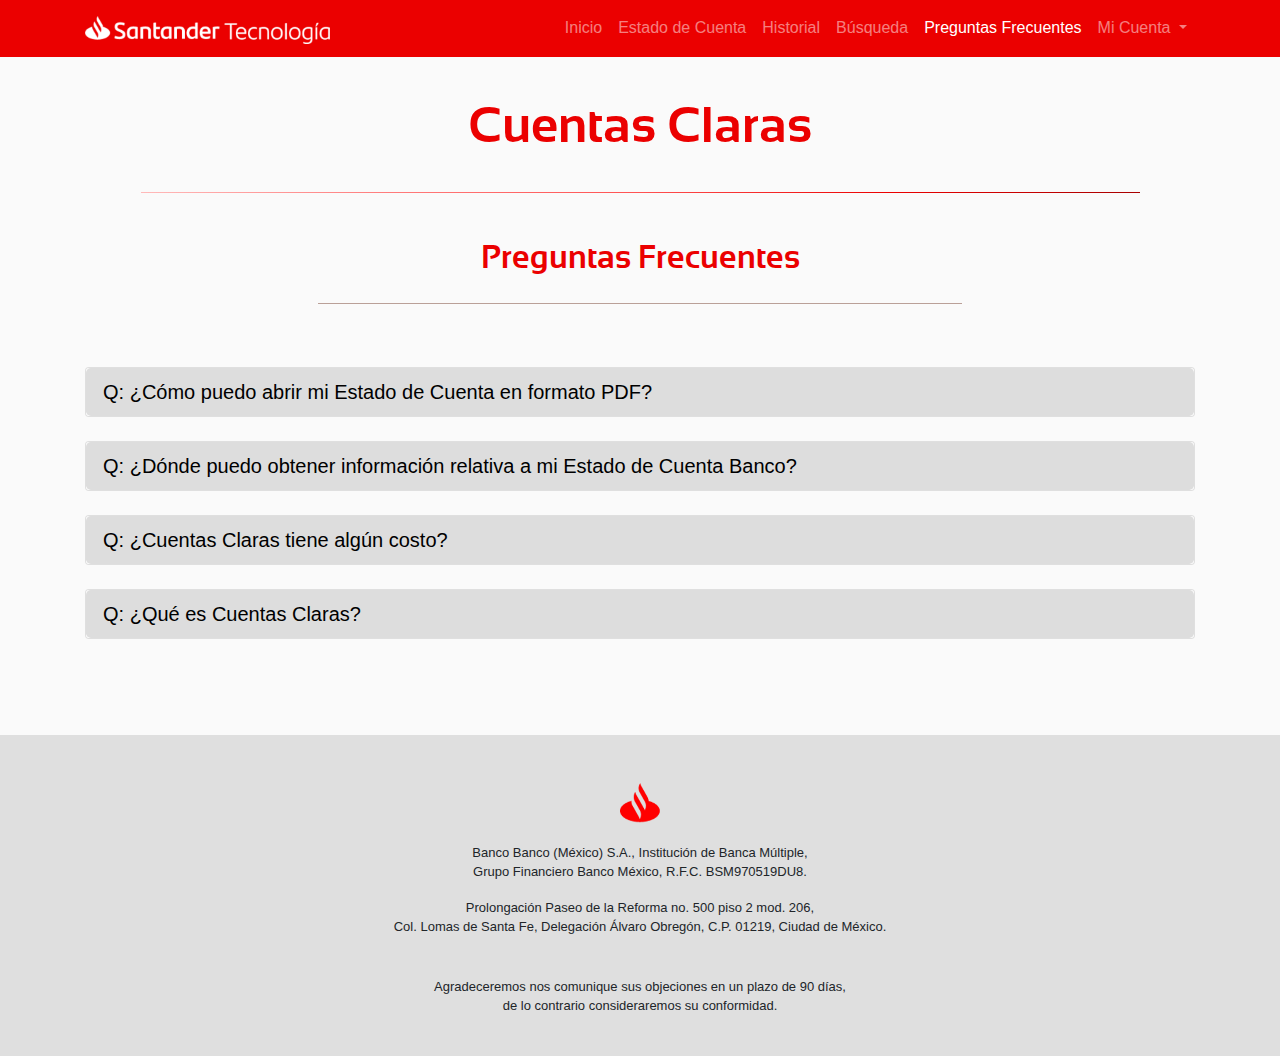
<file: help.html>
<!DOCTYPE html>
<html>
<head>
	<title>Cuentas Claras - Preguntas Frecuentes</title>
	<meta charset="utf-8">
    <meta name="viewport" content="width=device-width, initial-scale=1, shrink-to-fit=no">
    <meta name="description" content="Cuentas Claras para Banco Tecnología">
    <meta name="author" content="Karen Oviedo">

     <!-- Favicon -->
    <link rel="shortcut icon" type="image/png" href="styles/images/favicon.png"/>

	<!--BOOTSTRAP CSS-->
    <link rel="stylesheet" href="styles/bootstrap/css/bootstrap.css">
    <link rel="stylesheet" href="styles/bootstrap/css/bootstrap.min.css">

    <!--HOJAS DE ESTILOS-->
    <link rel="stylesheet" href="styles/css/index.css">

    <!--FUENTES-->
    <link rel="stylesheet" type="text/css" href="styles/fonts/sansation_bold/stylesheet.css">
    <link rel="stylesheet" type="text/css" href="styles/fonts/sansation_light/stylesheet.css">

    <!--FONT AWESOME-->
    <link rel="stylesheet" href="https://use.fontawesome.com/releases/v5.6.1/css/all.css" integrity="sha384-gfdkjb5BdAXd+lj+gudLWI+BXq4IuLW5IT+brZEZsLFm++aCMlF1V92rMkPaX4PP" crossorigin="anonymous">

</head>
<body>

	<!-- BARRA DE NAVEGACIÓN SUPERIOR -->
    <nav class="navbar navbar-expand-lg navbar-dark bg-dark fixed-top my-bar">
      <div class="container">

      	<!-- LOGO Banco TECNOLOGÍA -->
      	<a class="navbar-brand" href="home.html">
      		<img src="styles/images/logo3_med.png" id="logo-navbar" class="logo-navbar">
  		</a>

  		<!-- BOTÓN COLAPSABLE PARA DISPOSITIVOS MÓVILES -->
        <button class="navbar-toggler" type="button" data-toggle="collapse" data-target="#navbarResponsive" aria-controls="navbarResponsive" aria-expanded="false" aria-label="Toggle navigation">
          <span class="navbar-toggler-icon"></span>
        </button>

        <!-- ELEMENTOS DE LA BARRA DE NAVEGACIÓN -->
        <div class="collapse navbar-collapse" id="navbarResponsive">
          <ul class="navbar-nav ml-auto">
            <li class="nav-item">
              <a class="nav-link" href="home.html">
                <i class="fa fa-home"></i> Inicio
              </a>
            </li>
            <li class="nav-item">
              <a class="nav-link" href="edc.html">
                <i class="fa fa-piggy-bank"></i> Estado de Cuenta
              </a>
            </li>
            <li class="nav-item">
              <a class="nav-link" href="history.html">
                <i class="fa fa-history"></i> Historial
              </a>
            </li>
            <li class="nav-item">
              <a class="nav-link" href="search.html">
                <i class="fa fa-search"></i> Búsqueda
              </a>
            </li>
            <li class="nav-item active">
              <a class="nav-link" href="help.html">
                <i class="fa fa-question-circle"></i> Preguntas Frecuentes
                <span class="sr-only">(current)</span>
              </a>
            </li>
            <li class="nav-item">
              <div class="dropdown btn-profile">
                <button class="btn dropdown-toggle nav-link" type="button" id="logo-navbar" data-toggle="dropdown" aria-haspopup="true" aria-expanded="false">
                  <i class="fa fa-user-circle"></i> Mi Cuenta
                </button>
                <ul class="dropdown-menu my-dropdown">
                  <li class="nav-item">
                    <a class="nav-link drp-link" href="profile.html">
                      <i class="fa fa-user"></i> Mi Perfil
                    </a>
                  </li>
                  <li class="nav-item">
                    <a class="nav-link drp-link" href="info_fiscal.html">
                      <i class="fa fa-gavel"></i> Inf. Fiscal
                    </a>
                  </li>
                  <li class="nav-item">
                    <a class="nav-link drp-link" href="config.html">
                      <i class="fa fa-cog"></i> Configuración
                    </a>
                  </li>
                  <li class="nav-item">
                    <a class="nav-link drp-link" href="index.html">
                      <i class="fa fa-sign-out-alt"></i> Cerrar Sesión
                    </a>
                  </li>                
                </ul>
              </div>
            </li>
          </ul>
        </div>
      </div>
    </nav> <!-- FIN BARRA DE NAVEGACIÓN -->

    <!-- Page Content -->
    <div class="container">
      <div class="row">
        <div class="col-lg-12 text-center main-text">
          <br><br>
          
          <h1 class="mt-5 font1 red-color">Cuentas Claras</h1>
          <hr>
          <h2 class="mt-5 font1 red-color subtitle">Preguntas Frecuentes</h2>
        </div>
      </div>


      <!-- ENCABEZADO PREGUNTAS FRECUENTES-->
      <div class="row">
        <div class="col-lg-1"></div>

        <div class="col-lg-10 supplementary-text text-center">
          <hr>
        </div>
      </div>  <!-- FIN ENCABEZADO PREGUNTAS FRECUENTES-->


      <!-- PREGUNTAS FRECUENTES-->
      <div class="row">
        <div class="col-lg-12 supplementary-text">
          <div id="accordion">
              
              <div class="card">
                <div id="heading1">
                  <h5 class="mb-0 btn-card2">
                    <button class="btn btn-block btn-lg" data-toggle="collapse" data-target="#collapse1" aria-expanded="true" aria-controls="collapse1">
                      Q: ¿Cómo puedo abrir mi Estado de Cuenta en formato PDF?
                    </button>
                  </h5>
                </div>

                <div id="collapse1" class="collapse" aria-labelledby="heading1" data-parent="#accordion">
                  <div class="card-body cards">
                    A: Lo puedes abrir descargándolo desde la sección de "Historial", disponible en la barra de navegación superior. Posteriormente el archivo te solicitará una contraseña para poder abrirlo, para lo cual deberás colocar tu código de cliente, de 8 dígitos numéricos.
                  </div>
                </div>
              </div>
              
              <br>

              <div class="card">
                <div id="heading2">
                  <h5 class="mb-0 btn-card2">
                    <button class="btn btn-block btn-lg" data-toggle="collapse" data-target="#collapse2" aria-expanded="true" aria-controls="collapse2">
                      Q: ¿Dónde puedo obtener información relativa a mi Estado de Cuenta Banco?
                    </button>
                  </h5>
                </div>

                <div id="collapse2" class="collapse" aria-labelledby="heading2" data-parent="#accordion">
                  <div class="card-body cards">
                    A: Llamando a la Línea Atención: 01 800 849 3177.
                  </div>
                </div>
              </div>

              <br>

              <div class="card">
                <div id="heading3">
                  <h5 class="mb-0 btn-card2">
                    <button class="btn btn-block btn-lg" data-toggle="collapse" data-target="#collapse3" aria-expanded="true" aria-controls="collapse3">
                      Q: ¿Cuentas Claras tiene algún costo?
                    </button>
                  </h5>
                </div>

                <div id="collapse3" class="collapse" aria-labelledby="heading3" data-parent="#accordion">
                  <div class="card-body cards">
                    A: Cuentas Claras es totalmente gratis, puedes descargarlo y realizar todas las operaciones que necesites ¡sin costo!
                  </div>
                </div>
              </div>

              <br>

              <div class="card">
                <div id="heading4">
                  <h5 class="mb-0 btn-card2">
                    <button class="btn btn-block btn-lg" data-toggle="collapse" data-target="#collapse4" aria-expanded="true" aria-controls="collapse4">
                      Q: ¿Qué es Cuentas Claras?
                    </button>
                  </h5>
                </div>

                <div id="collapse4" class="collapse" aria-labelledby="heading4" data-parent="#accordion">
                  <div class="card-body cards">
                    A: Cuentas Claras es un modelo de entrega de Estados de Cuenta (adicional al tradicional) que le brindará al cliente un sentido de pertenencia más solido con su Estado de Cuenta al momento de revisarlo y analizarlo cada mes, donde se muestran los datos de los movimientos de forma clara y sencilla. <br>

                    <a target="_blank" href="cuentas-claras.html">Ver Más...</a>
                  </div>
                </div>
              </div>

              <br>
            </div>
          </div>
      </div> <!-- FIN PREGUNTAS FRECUENTES-->

    </div> <!-- FIN CONTAINER -->

    <br><br><br>


    <!--FOOTER-->
    <div class="footer">
    	<br><br>

    	<img src="styles/images/logo.png" id="logo-fppter" class="logo-footer">

    	<p>
    		<br>Banco Banco (México) S.A., Institución de Banca Múltiple, 
    		<br> 
    		Grupo Financiero Banco México, R.F.C. BSM970519DU8.
    	</p>
    	<p>
    		Prolongación Paseo de la Reforma no. 500 piso 2 mod. 206, 
    		<br>
    		Col. Lomas de Santa Fe, Delegación Álvaro Obregón, C.P. 01219, Ciudad de México.
    	</p>

    	<br>

    	<p>
    		Agradeceremos nos comunique sus objeciones en un plazo de 90 días, 
    		<br>
    		de lo contrario consideraremos su conformidad.
    	</p>

    	<br>
    </div>

    <!-- BOOTSTRAP JS -->
    <script src="styles/jquery/jquery.min.js"></script>
    <script src="styles/bootstrap/js/bootstrap.bundle.min.js"></script>

</body>
</html>
</file>
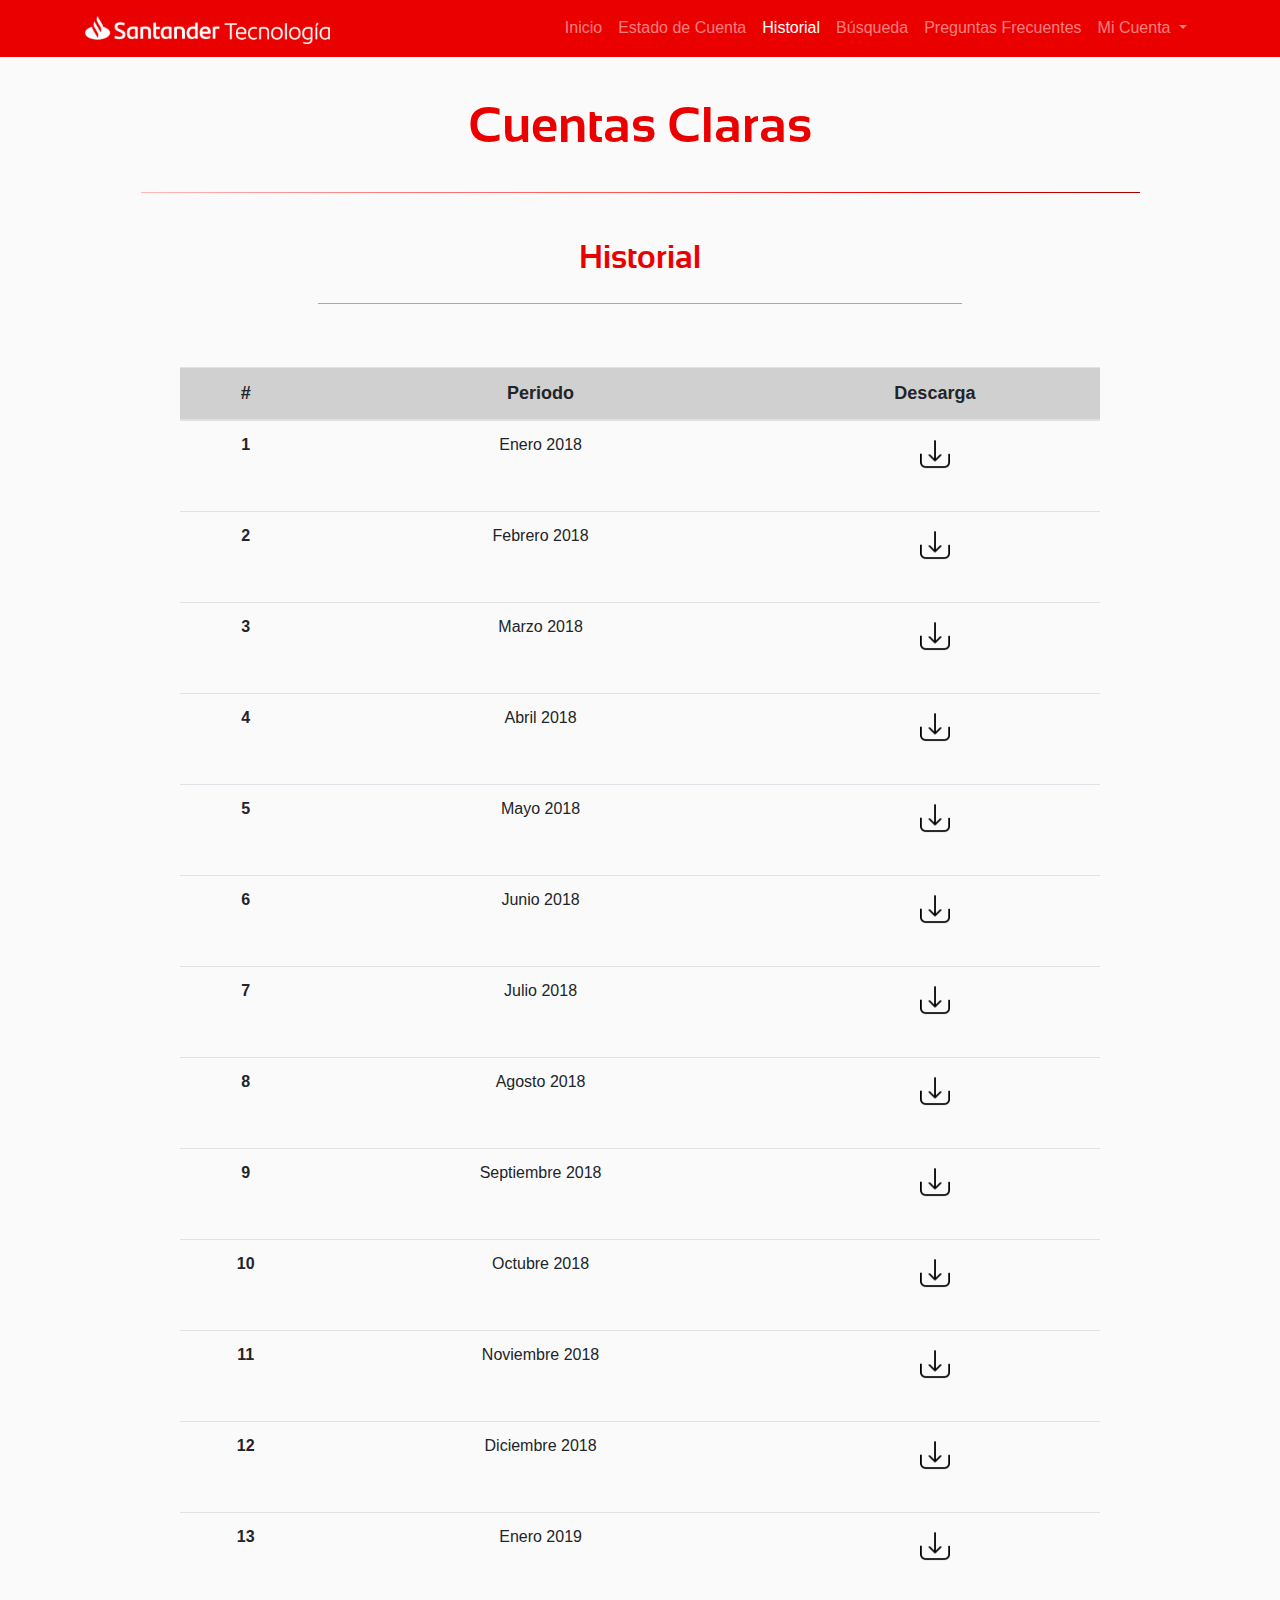
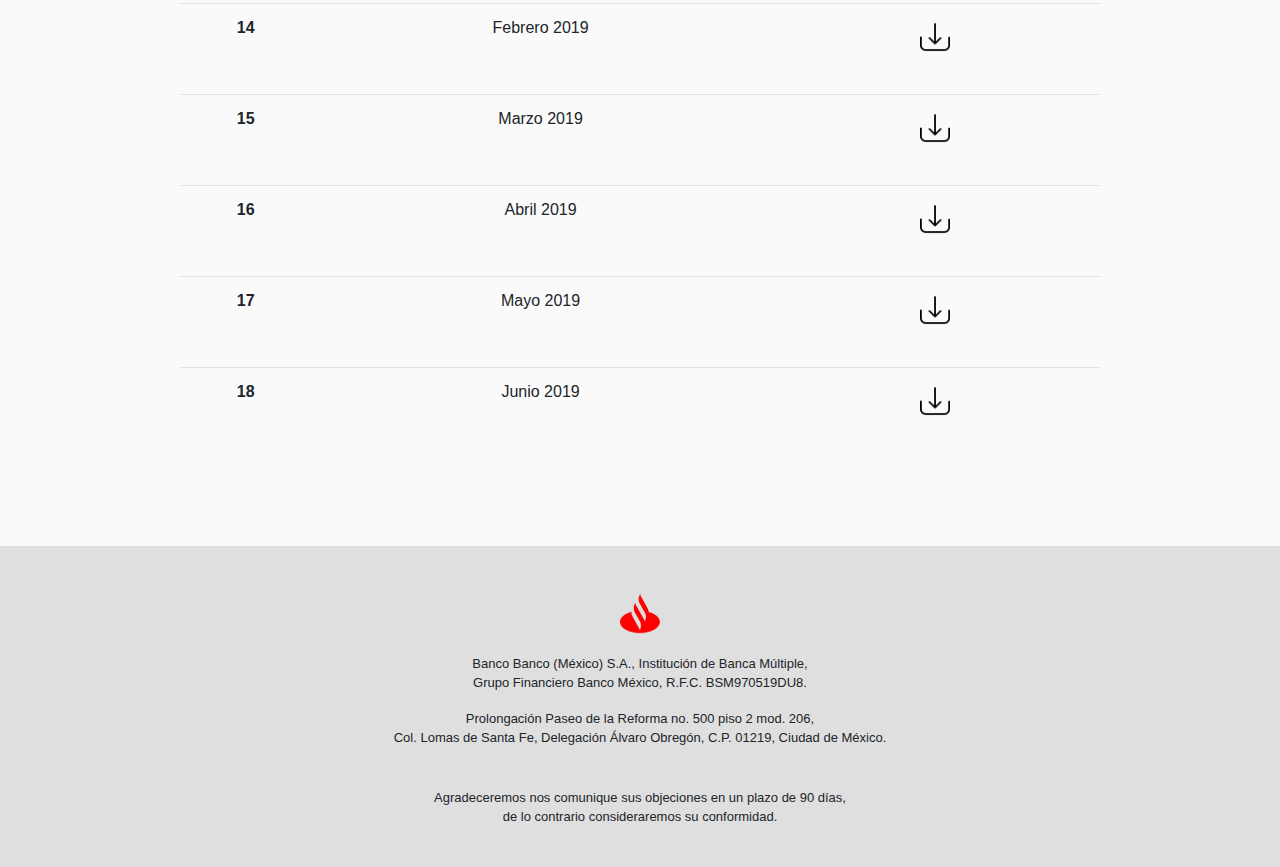
<file: history.html>
<!DOCTYPE html>
<html>
<head>
	<title>Cuentas Claras - Historial</title>
	<meta charset="utf-8">
    <meta name="viewport" content="width=device-width, initial-scale=1, shrink-to-fit=no">
    <meta name="description" content="Cuentas Claras para Banco Tecnología">
    <meta name="author" content="Karen Oviedo">

     <!-- Favicon -->
    <link rel="shortcut icon" type="image/png" href="styles/images/favicon.png"/>

	<!--BOOTSTRAP CSS-->
    <link rel="stylesheet" href="styles/bootstrap/css/bootstrap.css">
    <link rel="stylesheet" href="styles/bootstrap/css/bootstrap.min.css">

    <!--HOJAS DE ESTILOS-->
    <link rel="stylesheet" href="styles/css/index.css">

    <!--FUENTES-->
    <link rel="stylesheet" type="text/css" href="styles/fonts/sansation_bold/stylesheet.css">
    <link rel="stylesheet" type="text/css" href="styles/fonts/sansation_light/stylesheet.css">

    <!--FONT AWESOME-->
    <link rel="stylesheet" href="https://use.fontawesome.com/releases/v5.6.1/css/all.css" integrity="sha384-gfdkjb5BdAXd+lj+gudLWI+BXq4IuLW5IT+brZEZsLFm++aCMlF1V92rMkPaX4PP" crossorigin="anonymous">

</head>
<body>

	<!-- BARRA DE NAVEGACIÓN SUPERIOR -->
    <nav class="navbar navbar-expand-lg navbar-dark bg-dark fixed-top my-bar">
      <div class="container">

      	<!-- LOGO Banco TECNOLOGÍA -->
      	<a class="navbar-brand" href="home.html">
      		<img src="styles/images/logo3_med.png" id="logo-navbar" class="logo-navbar">
  		</a>

  		<!-- BOTÓN COLAPSABLE PARA DISPOSITIVOS MÓVILES -->
        <button class="navbar-toggler" type="button" data-toggle="collapse" data-target="#navbarResponsive" aria-controls="navbarResponsive" aria-expanded="false" aria-label="Toggle navigation">
          <span class="navbar-toggler-icon"></span>
        </button>

        <!-- ELEMENTOS DE LA BARRA DE NAVEGACIÓN -->
        <div class="collapse navbar-collapse" id="navbarResponsive">
          <ul class="navbar-nav ml-auto">
            <li class="nav-item">
              <a class="nav-link" href="home.html">
                <i class="fa fa-home"></i> Inicio
              </a>
            </li>
            <li class="nav-item">
              <a class="nav-link" href="edc.html">
                <i class="fa fa-piggy-bank"></i> Estado de Cuenta
              </a>
            </li>
            <li class="nav-item active">
              <a class="nav-link" href="history.html">
                <i class="fa fa-history"></i> Historial
                <span class="sr-only">(current)</span>
              </a>
            </li>
            <li class="nav-item">
              <a class="nav-link" href="search.html">
                <i class="fa fa-search"></i> Búsqueda
              </a>
            </li>
            <li class="nav-item">
              <a class="nav-link" href="help.html">
                <i class="fa fa-question-circle"></i> Preguntas Frecuentes
              </a>
            </li>
            <li class="nav-item">
              <div class="dropdown btn-profile">
                <button class="btn dropdown-toggle nav-link" type="button" id="logo-navbar" data-toggle="dropdown" aria-haspopup="true" aria-expanded="false">
                  <i class="fa fa-user-circle"></i> Mi Cuenta
                </button>
                <ul class="dropdown-menu my-dropdown">
                  <li class="nav-item">
                    <a class="nav-link drp-link" href="profile.html">
                      <i class="fa fa-user"></i> Mi Perfil
                    </a>
                  </li>
                  <li class="nav-item">
                    <a class="nav-link drp-link" href="info_fiscal.html">
                      <i class="fa fa-gavel"></i> Inf. Fiscal
                    </a>
                  </li>
                  <li class="nav-item">
                    <a class="nav-link drp-link" href="config.html">
                      <i class="fa fa-cog"></i> Configuración
                    </a>
                  </li>
                  <li class="nav-item">
                    <a class="nav-link drp-link" href="index.html">
                      <i class="fa fa-sign-out-alt"></i> Cerrar Sesión
                    </a>
                  </li>                
                </ul>
              </div>
            </li>
          </ul>
        </div>
      </div>
    </nav> <!-- FIN BARRA DE NAVEGACIÓN -->

    <!-- Page Content -->
    <div class="container">
      
      <!--ECABEZADO DE SECCION-->
      <div class="row">
        <div class="col-lg-12 text-center main-text">
          <br><br>  
          <h1 class="mt-5 font1 red-color">Cuentas Claras</h1>
          <hr>
          <h2 class="mt-5 font1 red-color subtitle">Historial</h2>
        </div>

        <div class="col-lg-1"></div>

        <div class="col-lg-10 supplementary-text">
          <hr>
        </div>
      </div> <!--FIN ECABEZADO DE SECCION-->


      <!--TABLA DE PERIODOS-->
      <div class="row" id="tabPeriodosSup"> 

        <div class="col-lg-1"></div>
        <div class="col-lg-10 supplementary-text" id="tabPeriodos" style="display: block;">
          <table class="table table-hover history-table btn-dwnld">
            <thead class="history-thead">
              <tr>
                <th>#</th>
                <th>Periodo</th>
                <th>Descarga</th>
              </tr>
            </thead>
            <tbody>
              <tr>
                <th>1</th>
                <td id="periodo1">Enero 2018</td>
                <td>
                  <button type="submit" class="btn mb-4" onclick="descarga(1)">
                    <img src="styles/images/logo_dwnld.png" class="logo-dwnld">
                  </button>
                </td>
              </tr>
              <tr>
                <th>2</th>
                <td id="periodo2">Febrero 2018</td>
                <td>
                  <button type="submit" class="btn  mb-4" onclick="descarga(2)">
                    <img src="styles/images/logo_dwnld.png" class="logo-dwnld">
                  </button>
                </td>
              </tr>
              <tr>
                <th>3</th>
                <td id="periodo3">Marzo 2018</td>
                <td>
                  <button type="submit" class="btn  mb-4" onclick="descarga(3)">
                    <img src="styles/images/logo_dwnld.png" class="logo-dwnld">
                  </button>
                </td>
              </tr>
              <tr>
                <th>4</th>
                <td id="periodo4">Abril 2018</td>
                <td>
                  <button type="submit" class="btn  mb-4" onclick="descarga(4)">
                    <img src="styles/images/logo_dwnld.png" class="logo-dwnld">
                  </button>
                </td>
              </tr>
              <tr>
                <th>5</th>
                <td id="periodo5">Mayo 2018</td>
                <td>
                  <button type="submit" class="btn  mb-4" onclick="descarga(5)">
                    <img src="styles/images/logo_dwnld.png" class="logo-dwnld">
                  </button>
                </td>
              </tr>
              <tr>
                <th>6</th>
                <td id="periodo6">Junio 2018</td>
                <td>
                  <button type="submit" class="btn  mb-4" onclick="descarga(6)">
                    <img src="styles/images/logo_dwnld.png" class="logo-dwnld">
                  </button>
                </td>
              </tr>
              <tr>
                <th>7</th>
                <td id="periodo7">Julio 2018</td>
                <td>
                  <button type="submit" class="btn  mb-4" onclick="descarga(7)">
                    <img src="styles/images/logo_dwnld.png" class="logo-dwnld">
                  </button>
                </td>
              </tr>
              <tr>
                <th>8</th>
                <td id="periodo8">Agosto 2018</td>
                <td>
                  <button type="submit" class="btn  mb-4" onclick="descarga(8)">
                    <img src="styles/images/logo_dwnld.png" class="logo-dwnld">
                  </button>
                </td>
              </tr>
              <tr>
                <th>9</th>
                <td id="periodo9">Septiembre 2018</td>
                <td>
                  <button type="submit" class="btn  mb-4" onclick="descarga(9)">
                    <img src="styles/images/logo_dwnld.png" class="logo-dwnld">
                  </button>
                </td>
              </tr>
              <tr>
                <th>10</th>
                <td id="periodo10">Octubre 2018</td>
                <td>
                  <button type="submit" class="btn  mb-4" onclick="descarga(10)">
                    <img src="styles/images/logo_dwnld.png" class="logo-dwnld">
                  </button>
                </td>
              </tr>
              <tr>
                <th>11</th>
                <td id="periodo11">Noviembre 2018</td>
                <td>
                  <button type="submit" class="btn  mb-4" onclick="descarga(11)">
                    <img src="styles/images/logo_dwnld.png" class="logo-dwnld">
                  </button>
                </td>
              </tr>
              <tr>
                <th>12</th>
                <td id="periodo12">Diciembre 2018</td>
                <td>
                  <button type="submit" class="btn  mb-4" onclick="descarga(12)">
                    <img src="styles/images/logo_dwnld.png" class="logo-dwnld">
                  </button>
                </td>
              </tr>
              <tr>
                <th>13</th>
                <td id="periodo13">Enero 2019</td>
                <td>
                  <button type="submit" class="btn  mb-4" onclick="descarga(13)">
                    <img src="styles/images/logo_dwnld.png" class="logo-dwnld">
                  </button>
                </td>
              </tr>
              <tr>
                <th>14</th>
                <td id="periodo14">Febrero 2019</td>
                <td>
                  <button type="submit" class="btn  mb-4" onclick="descarga(14)">
                    <img src="styles/images/logo_dwnld.png" class="logo-dwnld">
                  </button>
                </td>
              </tr>
              <tr>
                <th>15</th>
                <td id="periodo15">Marzo 2019</td>
                <td>
                  <button type="submit" class="btn  mb-4" onclick="descarga(15)">
                    <img src="styles/images/logo_dwnld.png" class="logo-dwnld">
                  </button>
                </td>
              </tr>
              <tr>
                <th>16</th>
                <td id="periodo16">Abril 2019</td>
                <td>
                  <button type="submit" class="btn  mb-4" onclick="descarga(16)">
                    <img src="styles/images/logo_dwnld.png" class="logo-dwnld">
                  </button>
                </td>
              </tr>
              <tr>
                <th>17</th>
                <td id="periodo17">Mayo 2019</td>
                <td>
                  <button type="submit" class="btn  mb-4" onclick="descarga(17)">
                    <img src="styles/images/logo_dwnld.png" class="logo-dwnld">
                  </button>
                </td>
              </tr>
              <tr>
                <th>18</th>
                <td id="periodo18">Junio 2019</td>
                <td>
                  <button type="submit" class="btn  mb-4" onclick="descarga(18)">
                    <img src="styles/images/logo_dwnld.png" class="logo-dwnld">
                  </button>
                </td>
              </tr>
            </tbody>
          </table>
        </div>

      </div>

    </div> <!--FIN CONTAINER-->

    <br><br><br>


    <!--FOOTER-->
    <div class="footer">
    	<br><br>

    	<img src="styles/images/logo.png" id="logo-fopter" class="logo-footer">

    	<p>
    		<br>Banco Banco (México) S.A., Institución de Banca Múltiple, 
    		<br> 
    		Grupo Financiero Banco México, R.F.C. BSM970519DU8.
    	</p>
    	<p>
    		Prolongación Paseo de la Reforma no. 500 piso 2 mod. 206, 
    		<br>
    		Col. Lomas de Santa Fe, Delegación Álvaro Obregón, C.P. 01219, Ciudad de México.
    	</p>

    	<br>

    	<p>
    		Agradeceremos nos comunique sus objeciones en un plazo de 90 días, 
    		<br>
    		de lo contrario consideraremos su conformidad.
    	</p>

    	<br>
    </div>

    <!-- BOOTSTRAP JS -->
    <script src="styles/jquery/jquery.min.js"></script>
    <script src="styles/bootstrap/js/bootstrap.bundle.min.js"></script>


    <!-- JAVASCRIPT -->
    <script>
      function descarga(x){
        var periodo = "periodo" + x + "";
        var newPeriodo = document.getElementById(periodo).innerText;
        alert("¿Deseas descagar tu estado de cuenta del periodo " + newPeriodo + "?");
      }

    </script>

</body>
</html>
</file>
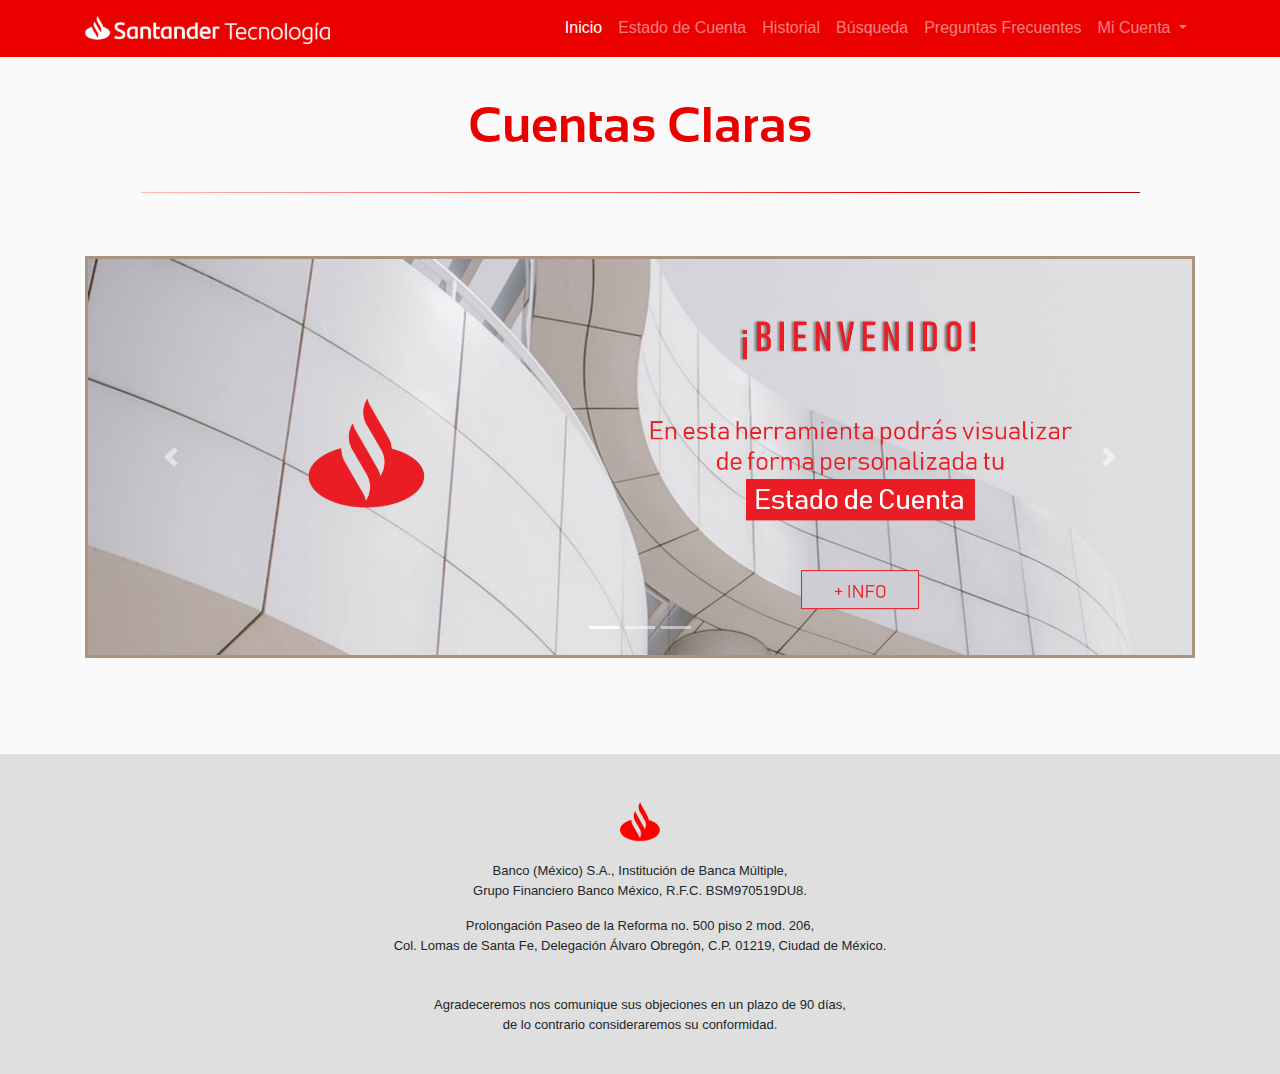
<file: home.html>
<!DOCTYPE html>
<html>
<head>
	<title>Cuentas Claras - Inicio</title>
	<meta charset="utf-8">
  <meta name="viewport" content="width=device-width, initial-scale=1, shrink-to-fit=no">
  <meta name="description" content="Cuentas Claras para Banco Tecnología">
  <meta name="author" content="Karen Oviedo">

  <!-- Favicon -->
  <link rel="shortcut icon" type="image/png" href="styles/images/favicon.png"/>

	<!--BOOTSTRAP CSS-->
  <link rel="stylesheet" href="styles/bootstrap/css/bootstrap.css">
  <link rel="stylesheet" href="styles/bootstrap/css/bootstrap.min.css">

  <!--HOJAS DE ESTILOS-->
  <link rel="stylesheet" href="styles/css/index.css">

  <!--FUENTES-->
  <link rel="stylesheet" type="text/css" href="styles/fonts/sansation_bold/stylesheet.css">
  <link rel="stylesheet" type="text/css" href="styles/fonts/sansation_light/stylesheet.css">

  <!--FONT AWESOME-->
  <link rel="stylesheet" href="https://use.fontawesome.com/releases/v5.6.1/css/all.css" integrity="sha384-gfdkjb5BdAXd+lj+gudLWI+BXq4IuLW5IT+brZEZsLFm++aCMlF1V92rMkPaX4PP" crossorigin="anonymous">

</head>
<body>

	<!-- BARRA DE NAVEGACIÓN SUPERIOR -->
    <nav class="navbar navbar-expand-lg navbar-dark bg-dark fixed-top my-bar">
      <div class="container">

      	<!-- LOGO Banco TECNOLOGÍA -->
      	<a class="navbar-brand" href="home.html">
      		<img src="styles/images/logo3_med.png" id="logo-navbar" class="logo-navbar">
  		</a>

  		<!-- BOTÓN COLAPSABLE PARA DISPOSITIVOS MÓVILES -->
        <button class="navbar-toggler" type="button" data-toggle="collapse" data-target="#navbarResponsive" aria-controls="navbarResponsive" aria-expanded="false" aria-label="Toggle navigation">
          <span class="navbar-toggler-icon"></span>
        </button>

        <!-- ELEMENTOS DE LA BARRA DE NAVEGACIÓN -->
        <div class="collapse navbar-collapse" id="navbarResponsive">
          <ul class="navbar-nav ml-auto">
            <li class="nav-item active">
              <a class="nav-link" href="home.html">
                <i class="fa fa-home"></i> Inicio
                <span class="sr-only">(current)</span>
              </a>
            </li>
            <li class="nav-item">
              <a class="nav-link" href="edc.html">
                <i class="fa fa-piggy-bank"></i> Estado de Cuenta
              </a>
            </li>
            <li class="nav-item">
              <a class="nav-link" href="history.html">
                <i class="fa fa-history"></i> Historial
              </a>
            </li>
            <li class="nav-item">
              <a class="nav-link" href="search.html">
                <i class="fa fa-search"></i> Búsqueda
              </a>
            </li>
            <li class="nav-item">
              <a class="nav-link" href="help.html">
                <i class="fa fa-question-circle"></i> Preguntas Frecuentes
              </a>
            </li>
            <li class="nav-item">
              <div class="dropdown btn-profile">
                <button class="btn dropdown-toggle nav-link" type="button" id="logo-navbar" data-toggle="dropdown" aria-haspopup="true" aria-expanded="false">
                  <i class="fa fa-user-circle"></i> Mi Cuenta
                </button>
        				<ul class="dropdown-menu my-dropdown">
                  <li class="nav-item">
                    <a class="nav-link drp-link" href="profile.html">
                      <i class="fa fa-user"></i> Mi Perfil
                    </a>
                  </li>
                  <li class="nav-item">
                    <a class="nav-link drp-link" href="info_fiscal.html">
                      <i class="fa fa-gavel"></i> Inf. Fiscal
                    </a>
                  </li>
                  <li class="nav-item">
                    <a class="nav-link drp-link" href="config.html">
                      <i class="fa fa-cog"></i> Configuración
                    </a>
                  </li>
                  <li class="nav-item">
                    <a class="nav-link drp-link" href="index.html">
                      <i class="fa fa-sign-out-alt"></i> Cerrar Sesión
                    </a>
                  </li>                
                </ul>
      			  </div>
            </li>
          </ul>
        </div>
      </div>
    </nav> <!-- FIN BARRA DE NAVEGACIÓN -->

    <!-- Page Content -->
    <div class="container">
      <div class="row">
        <div class="col-lg-12 text-center main-text">
          <br><br>
          
          <h1 class="mt-5 font1 red-color">Cuentas Claras</h1>
          <hr>
          

          <div id="carousel1" class="carousel slide" data-ride="carousel">
            <ol class="carousel-indicators">
              <li data-target="#carousel1" data-slide-to="0" class="active"></li>
              <li data-target="#carousel1" data-slide-to="1"></li>
              <li data-target="#carousel1" data-slide-to="2"></li>
            </ol>
            <div class="carousel-inner">
              <div class="carousel-item active">
                <a target="_blank" href="cuentas-claras.html"><img class="d-block w-100" src="styles/images/cr-1.png" alt="First slide"></a>
              </div>
              <div class="carousel-item">
                <a target="_blank" href="https://servicios.santander.com.mx/Plus/main.html"><img class="d-block w-100" src="styles/images/cr-2.png" alt="Second slide"></a>
              </div>
              <div class="carousel-item">
                <a target="_blank" href="https://santanderuniversidades.com.mx/site/index.html"><img class="d-block w-100" src="styles/images/cr-3.png" alt="Third slide"></a>
              </div>
            </div>
            <a class="carousel-control-prev" href="#carousel1" role="button" data-slide="prev">
              <span class="carousel-control-prev-icon" aria-hidden="true"></span>
              <span class="sr-only">Previous</span>
            </a>
            <a class="carousel-control-next" href="#carousel1" role="button" data-slide="next">
              <span class="carousel-control-next-icon" aria-hidden="true"></span>
              <span class="sr-only">Next</span>
            </a>
          </div>



        </div>
      </div>
    </div>

    <br><br><br><br>


    <!--FOOTER-->
    <div class="footer">
    	<br><br>

    	<img src="styles/images/logo.png" id="logo-fppter" class="logo-footer">

    	<p>
    		<br>Banco (México) S.A., Institución de Banca Múltiple, 
    		<br> 
    		Grupo Financiero Banco México, R.F.C. BSM970519DU8.
    	</p>
    	<p>
    		Prolongación Paseo de la Reforma no. 500 piso 2 mod. 206, 
    		<br>
    		Col. Lomas de Santa Fe, Delegación Álvaro Obregón, C.P. 01219, Ciudad de México.
    	</p>

    	<br>

    	<p>
    		Agradeceremos nos comunique sus objeciones en un plazo de 90 días, 
    		<br>
    		de lo contrario consideraremos su conformidad.
    	</p>

    	<br>
    </div>

    <!-- BOOTSTRAP JS -->
    <script src="styles/jquery/jquery.min.js"></script>
    <script src="styles/bootstrap/js/bootstrap.bundle.min.js"></script>

</body>
</html>
</file>
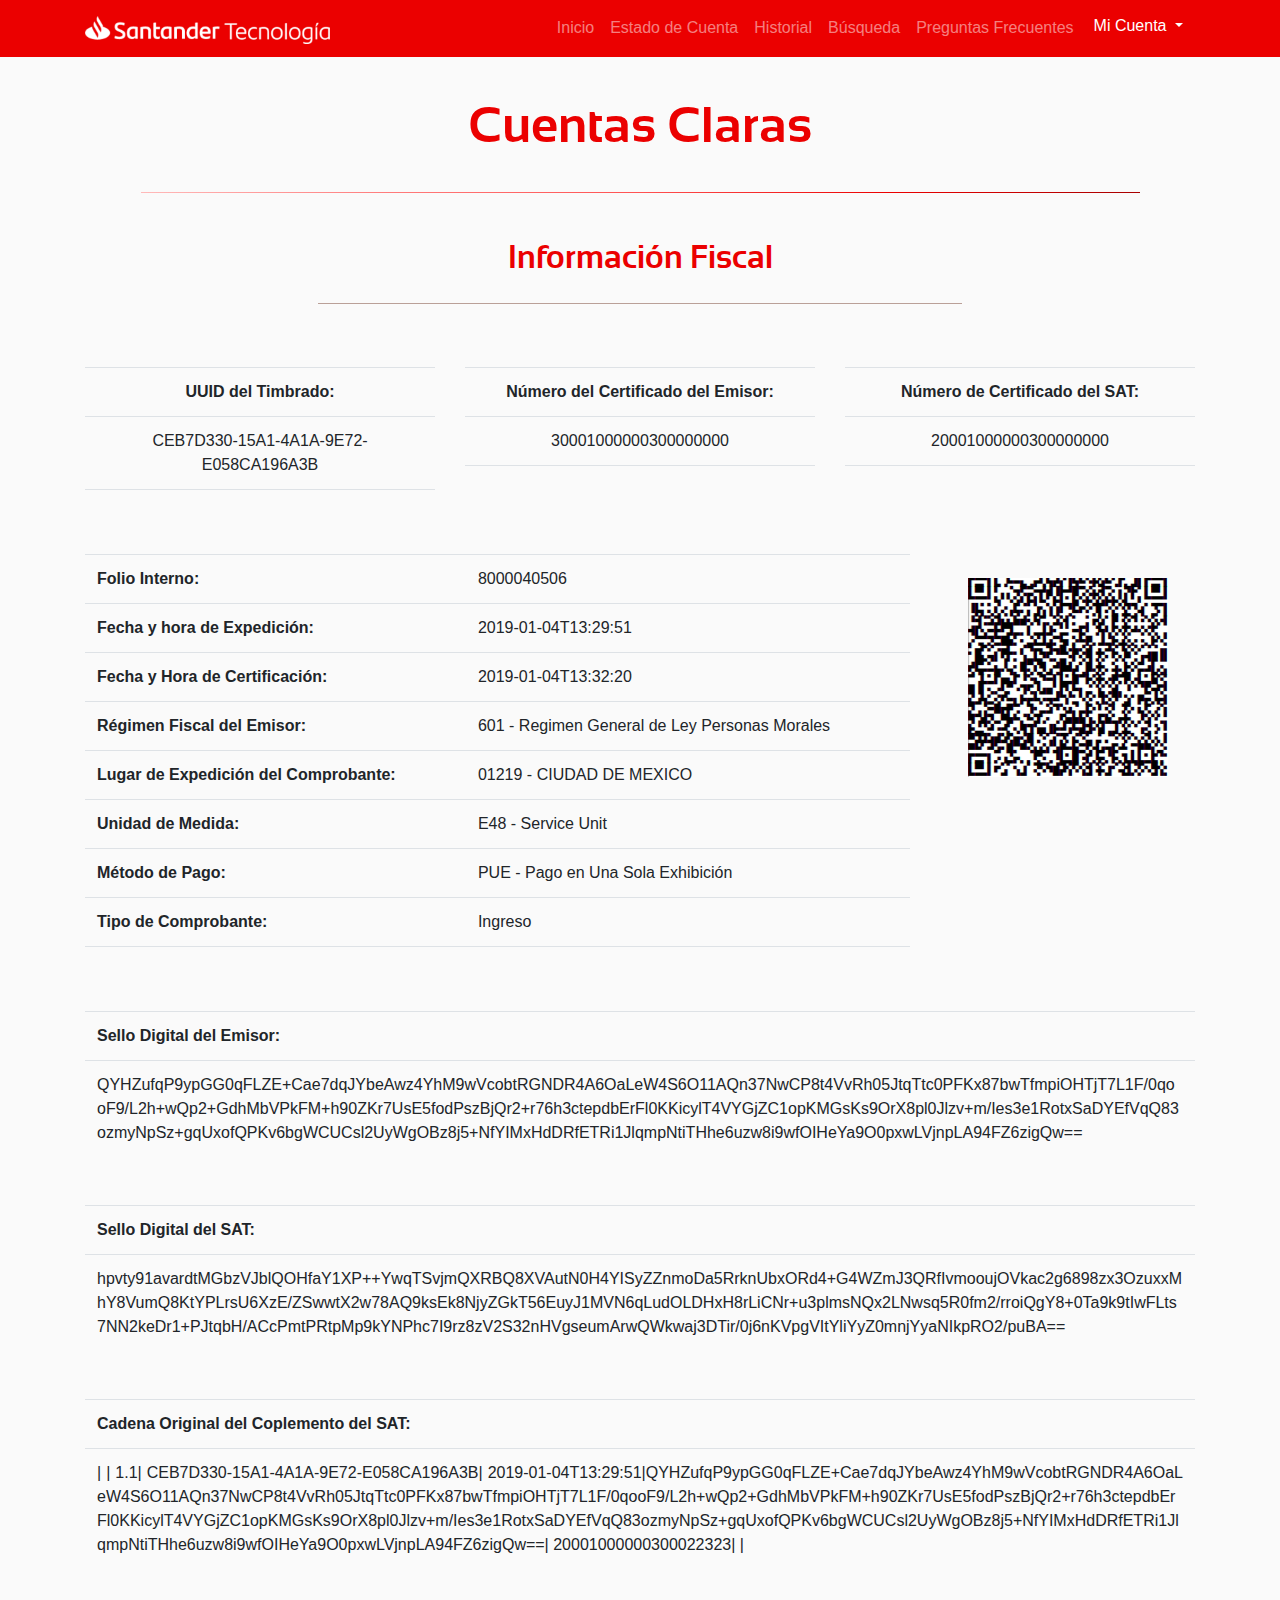
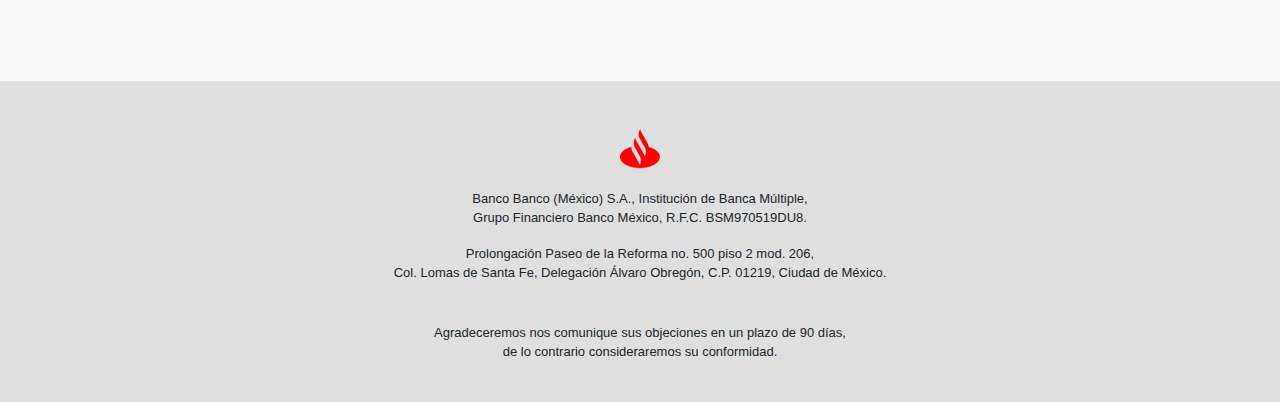
<file: info_fiscal.html>
<!DOCTYPE html>
<html>
<head>
    <title>Cuentas Claras - Información Fiscal</title>
    <meta charset="utf-8">
    <meta name="viewport" content="width=device-width, initial-scale=1, shrink-to-fit=no">
    <meta name="description" content="Cuentas Claras para Banco Tecnología">
    <meta name="author" content="Karen Oviedo">

     <!-- Favicon -->
    <link rel="shortcut icon" type="image/png" href="styles/images/favicon.png"/>

    <!--BOOTSTRAP CSS-->
    <link rel="stylesheet" href="styles/bootstrap/css/bootstrap.css">
    <link rel="stylesheet" href="styles/bootstrap/css/bootstrap.min.css">

    <!--HOJAS DE ESTILOS-->
    <link rel="stylesheet" href="styles/css/index.css">

    <!--FUENTES-->
    <link rel="stylesheet" type="text/css" href="styles/fonts/sansation_bold/stylesheet.css">
    <link rel="stylesheet" type="text/css" href="styles/fonts/sansation_light/stylesheet.css">

    <!--FONT AWESOME-->
    <link rel="stylesheet" href="https://use.fontawesome.com/releases/v5.6.1/css/all.css" integrity="sha384-gfdkjb5BdAXd+lj+gudLWI+BXq4IuLW5IT+brZEZsLFm++aCMlF1V92rMkPaX4PP" crossorigin="anonymous">

</head>
<body>

    <!-- BARRA DE NAVEGACIÓN SUPERIOR -->
    <nav class="navbar navbar-expand-lg navbar-dark bg-dark fixed-top my-bar">
      <div class="container">

        <!-- LOGO Banco TECNOLOGÍA -->
        <a class="navbar-brand" href="home.html">
            <img src="styles/images/logo3_med.png" id="logo-navbar" class="logo-navbar">
        </a>

        <!-- BOTÓN COLAPSABLE PARA DISPOSITIVOS MÓVILES -->
        <button class="navbar-toggler" type="button" data-toggle="collapse" data-target="#navbarResponsive" aria-controls="navbarResponsive" aria-expanded="false" aria-label="Toggle navigation">
          <span class="navbar-toggler-icon"></span>
        </button>

        <!-- ELEMENTOS DE LA BARRA DE NAVEGACIÓN -->
        <div class="collapse navbar-collapse" id="navbarResponsive">
          <ul class="navbar-nav ml-auto">
            <li class="nav-item">
              <a class="nav-link" href="home.html">
                <i class="fa fa-home"></i> Inicio
              </a>
            </li>
            <li class="nav-item">
              <a class="nav-link" href="edc.html">
                <i class="fa fa-piggy-bank"></i> Estado de Cuenta
              </a>
            </li>
            <li class="nav-item">
              <a class="nav-link" href="history.html">
                <i class="fa fa-history"></i> Historial
              </a>
            </li>
            <li class="nav-item">
              <a class="nav-link" href="search.html">
                <i class="fa fa-search"></i> Búsqueda
              </a>
            </li>
            <li class="nav-item">
              <a class="nav-link" href="help.html">
                <i class="fa fa-question-circle"></i> Preguntas Frecuentes
              </a>
            </li>
            <li class="btn-profile-active">
              <div class="dropdown btn-profile">
                <button class="btn dropdown-toggle " type="button" id="logo-navbar" data-toggle="dropdown" aria-haspopup="true" aria-expanded="false">
                  <i class="fa fa-user-circle"></i> Mi Cuenta
                </button>
                <ul class="dropdown-menu my-dropdown">
                  <li class="nav-item">
                    <a class="nav-link drp-link" href="profile.html">
                      <i class="fa fa-user"></i> Mi Perfil
                    </a>
                  </li>
                  <li class="nav-item active">
                    <a class="nav-link drp-link" href="info_fiscal.html">
                      <i class="fa fa-gavel"></i> Inf. Fiscal
                    </a>
                  </li>
                  <li class="nav-item">
                    <a class="nav-link drp-link" href="config.html">
                      <i class="fa fa-cog"></i> Configuración
                    </a>
                  </li>
                  <li class="nav-item">
                    <a class="nav-link drp-link" href="index.html">
                      <i class="fa fa-sign-out-alt"></i> Cerrar Sesión
                    </a>
                  </li>                
                </ul>
                  </div>
            </li>
          </ul>
        </div>
      </div>
    </nav> <!-- FIN BARRA DE NAVEGACIÓN -->

    <!-- Page Content -->
    <div class="container">
      
      <!--ECABEZADO DE SECCION-->
      <div class="row">
        <div class="col-lg-12 text-center main-text">
          <br><br>  
          <h1 class="mt-5 font1 red-color">Cuentas Claras</h1>
          <hr>
          <h2 class="mt-5 font1 red-color subtitle">Información Fiscal</h2>
        </div>

        <div class="col-lg-1"></div>

        <div class="col-lg-10 supplementary-text">
          <hr>
        </div>
      </div> <!--FIN ECABEZADO DE SECCION-->

      <div class="row">

        <div class="col-lg-4">
          <table class="table table-hover">
            <tbody class="text-center">
              <tr>
                <th>UUID del Timbrado:</th>
              </tr>
              <tr>
                <td>CEB7D330-15A1-4A1A-9E72-E058CA196A3B</td>
              </tr>
              <tr>
                <td></td>
              </tr>
            </tbody>
          </table>
          <br>
        </div>

        <div class="col-lg-4">
          <table class="table table-hover">
            <tbody class="text-center">
              <tr>
                <th>Número del Certificado del Emisor:</th>
              </tr>
              <tr>
                <td>30001000000300000000</td>
              </tr>
              <tr>
                <td></td>
              </tr>
            </tbody>
          </table>
          <br>
        </div>

        <div class="col-lg-4">
          <table class="table table-hover">
            <tbody class="text-center">
              <tr>
                <th>Número de Certificado del SAT:</th>
              </tr>
              <tr>
                <td>20001000000300000000</td>
              </tr>
              <tr>
                <td></td>
              </tr>
            </tbody>
          </table>
          <br>
        </div>

      </div> <!--FIN ROW-->




      <div class="row">

        <div class="col-lg-9">
          <table class="table table-hover">
            <tbody>
              <tr>
                <th>Folio Interno:</th>
                <td>8000040506</td>
              </tr>
              <tr>
                <th>Fecha y hora de Expedición:</th>
                <td>2019-01-04T13:29:51</td>
              </tr>
              <tr>
                <th>Fecha y Hora de Certificación:</th>
                <td>2019-01-04T13:32:20</td>
              </tr>
              <tr>
                <th>Régimen Fiscal del Emisor:</th>
                <td>601 - Regimen General de Ley Personas Morales</td>
              </tr>
              <tr>
                <th>Lugar de Expedición del Comprobante:</th>
                <td>01219 - CIUDAD DE MEXICO</td>
              </tr>
              <tr>
                <th>Unidad de Medida:</th>
                <td>E48 - Service Unit</td>
              </tr>
              <tr>
                <th>Método de Pago:</th>
                <td>PUE - Pago en Una Sola Exhibición</td>
              </tr>
              <tr>
                <th>Tipo de Comprobante:</th>
                <td>Ingreso</td>
              </tr>
              <tr>
                <td colspan="2"></td>
              </tr>
            </tbody>
          </table>
        </div>

        <div class="col-lg-3 text-center">
          <br>  
          <img src="styles/images/qr.png" id="qr" class="qr-img">
          <br><br><br>
        </div>

      </div> <!--FIN ROW-->





      <div class="row">

        <div class="col-lg-12">
          <br>
          <table class="table text-justify table-hover">
            <tbody>
              <tr>
                <th>Sello Digital del Emisor:</th>
              </tr>
              <tr>
                <td class="sello">
                  QYHZufqP9ypGG0qFLZE+Cae7dqJYbeAwz4YhM9wVcobtRGNDR4A6OaLeW4S6O11AQn37NwCP8t4VvRh05JtqTtc0PFKx87bwTfmpiOHTjT7L1F/0qooF9/L2h+wQp2+GdhMbVPkFM+h90ZKr7UsE5fodPszBjQr2+r76h3ctepdbErFl0KKicylT4VYGjZC1opKMGsKs9OrX8pl0Jlzv+m/Ies3e1RotxSaDYEfVqQ83ozmyNpSz+gqUxofQPKv6bgWCUCsl2UyWgOBz8j5+NfYIMxHdDRfETRi1JlqmpNtiTHhe6uzw8i9wfOIHeYa9O0pxwLVjnpLA94FZ6zigQw==
                  <br><br><br>
                </td>

              </tr>
              <tr>
                <th>Sello Digital del SAT:</th>
              </tr>
              <tr>
                <td class="sello">
                  hpvty91avardtMGbzVJblQOHfaY1XP++YwqTSvjmQXRBQ8XVAutN0H4YISyZZnmoDa5RrknUbxORd4+G4WZmJ3QRfIvmooujOVkac2g6898zx3OzuxxMhY8VumQ8KtYPLrsU6XzE/ZSwwtX2w78AQ9ksEk8NjyZGkT56EuyJ1MVN6qLudOLDHxH8rLiCNr+u3plmsNQx2LNwsq5R0fm2/rroiQgY8+0Ta9k9tIwFLts7NN2keDr1+PJtqbH/ACcPmtPRtpMp9kYNPhc7I9rz8zV2S32nHVgseumArwQWkwaj3DTir/0j6nKVpgVItYliYyZ0mnjYyaNIkpRO2/puBA==
                  <br><br><br>
                </td>
              </tr>
              <tr>
                <th>Cadena Original del Coplemento del SAT:</th>
              </tr>
              <tr>
                <td class="sello">
                  | | 1.1| CEB7D330-15A1-4A1A-9E72-E058CA196A3B| 2019-01-04T13:29:51|QYHZufqP9ypGG0qFLZE+Cae7dqJYbeAwz4YhM9wVcobtRGNDR4A6OaLeW4S6O11AQn37NwCP8t4VvRh05JtqTtc0PFKx87bwTfmpiOHTjT7L1F/0qooF9/L2h+wQp2+GdhMbVPkFM+h90ZKr7UsE5fodPszBjQr2+r76h3ctepdbErFl0KKicylT4VYGjZC1opKMGsKs9OrX8pl0Jlzv+m/Ies3e1RotxSaDYEfVqQ83ozmyNpSz+gqUxofQPKv6bgWCUCsl2UyWgOBz8j5+NfYIMxHdDRfETRi1JlqmpNtiTHhe6uzw8i9wfOIHeYa9O0pxwLVjnpLA94FZ6zigQw==| 20001000000300022323| |
                  <br><br>
                </td>
              </tr>
            </tbody>
          </table>
        </div>

      </div> <!--FIN ROW-->




    </div> <!-- FIN CONTAINER -->

    <br><br><br>


    <!--FOOTER-->
    <div class="footer">
        <br><br>

        <img src="styles/images/logo.png" id="logo-fppter" class="logo-footer">

        <p>
            <br>Banco Banco (México) S.A., Institución de Banca Múltiple, 
            <br> 
            Grupo Financiero Banco México, R.F.C. BSM970519DU8.
        </p>
        <p>
            Prolongación Paseo de la Reforma no. 500 piso 2 mod. 206, 
            <br>
            Col. Lomas de Santa Fe, Delegación Álvaro Obregón, C.P. 01219, Ciudad de México.
        </p>

        <br>

        <p>
            Agradeceremos nos comunique sus objeciones en un plazo de 90 días, 
            <br>
            de lo contrario consideraremos su conformidad.
        </p>

        <br>
    </div>

    <!-- BOOTSTRAP JS -->
    <script src="styles/jquery/jquery.min.js"></script>
    <script src="styles/bootstrap/js/bootstrap.bundle.min.js"></script>

</body>
</html>
</file>
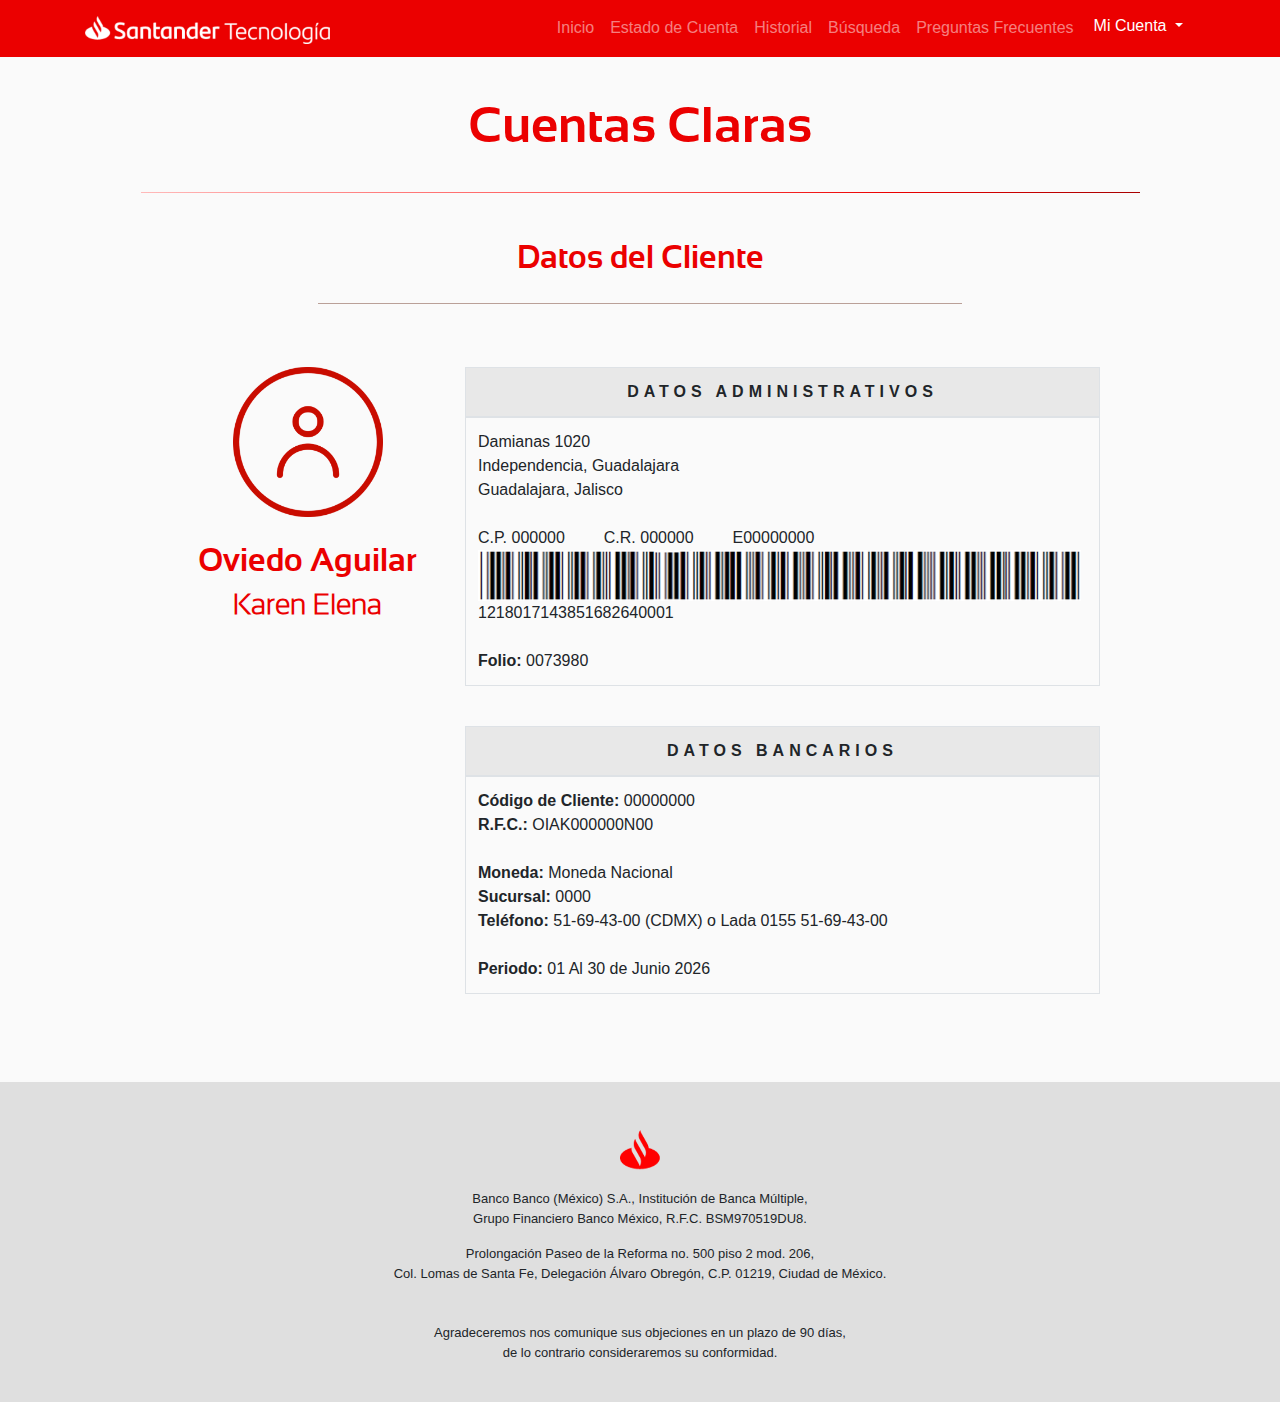
<file: profile.html>
<!DOCTYPE html>
<html>
<head>
	<title>Cuentas Claras - Mi Perfil</title>
	<meta charset="utf-8">
    <meta name="viewport" content="width=device-width, initial-scale=1, shrink-to-fit=no">
    <meta name="description" content="Cuentas Claras para Banco Tecnología">
    <meta name="author" content="Karen Oviedo">

     <!-- Favicon -->
    <link rel="shortcut icon" type="image/png" href="styles/images/favicon.png"/>

	 <!--BOOTSTRAP CSS-->
    <link rel="stylesheet" href="styles/bootstrap/css/bootstrap.css">
    <link rel="stylesheet" href="styles/bootstrap/css/bootstrap.min.css">

    <!--HOJAS DE ESTILOS-->
    <link rel="stylesheet" href="styles/css/index.css">

    <!--FUENTES-->
    <link rel="stylesheet" type="text/css" href="styles/fonts/sansation_bold/stylesheet.css">
    <link rel="stylesheet" type="text/css" href="styles/fonts/sansation_light/stylesheet.css">

    <!--FONT AWESOME-->
    <link rel="stylesheet" href="https://use.fontawesome.com/releases/v5.6.1/css/all.css" integrity="sha384-gfdkjb5BdAXd+lj+gudLWI+BXq4IuLW5IT+brZEZsLFm++aCMlF1V92rMkPaX4PP" crossorigin="anonymous">

</head>
<body>

	<!-- BARRA DE NAVEGACIÓN SUPERIOR -->
    <nav class="navbar navbar-expand-lg navbar-dark bg-dark fixed-top my-bar">
      <div class="container">

      	<!-- LOGO Banco TECNOLOGÍA -->
      	<a class="navbar-brand" href="home.html">
      		<img src="styles/images/logo3_med.png" id="logo-navbar" class="logo-navbar">
  		</a>

  		<!-- BOTÓN COLAPSABLE PARA DISPOSITIVOS MÓVILES -->
        <button class="navbar-toggler" type="button" data-toggle="collapse" data-target="#navbarResponsive" aria-controls="navbarResponsive" aria-expanded="false" aria-label="Toggle navigation">
          <span class="navbar-toggler-icon"></span>
        </button>

        <!-- ELEMENTOS DE LA BARRA DE NAVEGACIÓN -->
        <div class="collapse navbar-collapse" id="navbarResponsive">
          <ul class="navbar-nav ml-auto">
            <li class="nav-item">
              <a class="nav-link" href="home.html">
                <i class="fa fa-home"></i> Inicio
              </a>
            </li>
            <li class="nav-item">
              <a class="nav-link" href="edc.html">
                <i class="fa fa-piggy-bank"></i> Estado de Cuenta
              </a>
            </li>
            <li class="nav-item">
              <a class="nav-link" href="history.html">
                <i class="fa fa-history"></i> Historial
              </a>
            </li>
            <li class="nav-item">
              <a class="nav-link" href="search.html">
                <i class="fa fa-search"></i> Búsqueda
              </a>
            </li>
            <li class="nav-item">
              <a class="nav-link" href="help.html">
                <i class="fa fa-question-circle"></i> Preguntas Frecuentes
              </a>
            </li>
            <li class="btn-profile-active">
              <div class="dropdown btn-profile">
                <button class="btn dropdown-toggle " type="button" id="logo-navbar" data-toggle="dropdown" aria-haspopup="true" aria-expanded="false">
                  <i class="fa fa-user-circle"></i> Mi Cuenta
                </button>
                <ul class="dropdown-menu my-dropdown">
                  <li class="nav-item active">
                    <a class="nav-link  drp-link" href="profile.html">
                      <i class="fa fa-user"></i> Mi Perfil
                    </a>
                  </li>
                  <li class="nav-item">
                    <a class="nav-link drp-link" href="info_fiscal.html">
                      <i class="fa fa-gavel"></i> Inf. Fiscal
                    </a>
                  </li>
                  <li class="nav-item">
                    <a class="nav-link  drp-link" href="config.html">
                      <i class="fa fa-cog"></i> Configuración
                    </a>
                  </li>
                  <li class="nav-item">
                    <a class="nav-link  drp-link" href="index.html">
                      <i class="fa fa-sign-out-alt"></i> Cerrar Sesión
                    </a>
                  </li>                
                </ul>
              </div>
            </li>
          </ul>
        </div>
      </div>
    </nav> <!-- FIN BARRA DE NAVEGACIÓN -->

    <!-- Page Content -->
    <div class="container">

      <div class="row"> <!--Encabezado de Sección-->
        <div class="col-lg-12 text-center main-text">
          <br><br>
          
          <h1 class="mt-5 font1 red-color">Cuentas Claras</h1>
          <hr>
          <h2 class="mt-5 font1 red-color subtitle">Datos del Cliente</h2>
        </div>

        <div class="col-lg-1"></div>
        <div class="col-lg-10 supplementary-text text-center">
          <hr>  
        </div>
      </div> <!--Fin Encabezade de Sección-->


      <!-- Contenido de Sección -->
      <div class="row">

        <!-- Separador -->
        <div class="col-lg-1"></div>

        <!-- Foto de Perfil -->
        <div class="col-lg-3 text-center">
          <div class=>
            <img src="styles/images/perfil3.png" class="profile-pic">
            <br><br>
            <h2 class="font1 red-color"><strong>Oviedo Aguilar</strong></h2>
            <h3 class="font2 red-color"><strong>Karen Elena</strong></h3>
            <br>
          </div>
        </div>

        <!-- Contenido del Perfil -->
        <div class="col-lg-7 text-justify">

          <table class="table table-bordered tab-profile">
            <thead>
              <tr>
                <th class="text-center letter-spacing tab-profile-th">DATOS ADMINISTRATIVOS</th>
              </tr>
            </thead>
            <tbody>
              <tr>
                <td>
                  <div id="domicilio1"></div>
                  <div id="domicilio2"></div>
                  <div id="domicilio3"></div><br>
                  C.P. 000000 <label class="sep"></label> C.R. 000000 <label class="sep"></label> E00000000 <br>
                  <img src="styles/images/barcode.png" id="logo-fppter" class="barcode"><br>
                  1218017143851682640001 <br><br>
                  <strong>Folio:</strong> 0073980
                </td>
              </tr>
            </tbody>
          </table>

          <br>

          <table class="table table-bordered tab-profile">
            <thead>
              <tr>
                <th class="text-center letter-spacing tab-profile-th">DATOS BANCARIOS</th>
              </tr>
            </thead>
            <tbody>
              <tr>
                <td>
                  <strong>Código de Cliente:</strong> 00000000<br>
                  <strong>R.F.C.:</strong> OIAK000000N00<br><br>
                  <strong>Moneda:</strong> Moneda Nacional<br>
                  <strong>Sucursal:</strong> 0000<br>
                  <strong>Teléfono:</strong> 51-69-43-00 (CDMX) o Lada 0155 51-69-43-00<br><br>
                  <strong>Periodo:</strong> 01 Al <a id="periodoDays"></a> de <a id="periodo"></a>
                </td>
              </tr>
            </tbody>
          </table>

          
        </div>
      </div>


    </div>

    <br><br><br>


    <!--FOOTER-->
    <div class="footer">
    	<br><br>

    	<img src="styles/images/logo.png" id="logo-fppter" class="logo-footer">

    	<p>
    		<br>Banco Banco (México) S.A., Institución de Banca Múltiple, 
    		<br> 
    		Grupo Financiero Banco México, R.F.C. BSM970519DU8.
    	</p>
    	<p>
    		Prolongación Paseo de la Reforma no. 500 piso 2 mod. 206, 
    		<br>
    		Col. Lomas de Santa Fe, Delegación Álvaro Obregón, C.P. 01219, Ciudad de México.
    	</p>

    	<br>

    	<p>
    		Agradeceremos nos comunique sus objeciones en un plazo de 90 días, 
    		<br>
    		de lo contrario consideraremos su conformidad.
    	</p>

    	<br>
    </div>

    <!-- BOOTSTRAP JS -->
    <script src="styles/jquery/jquery.min.js"></script>
    <script src="styles/bootstrap/js/bootstrap.bundle.min.js"></script>

    <!-- JAVASCRIPT -->
    <!--DATA FILE-->
    <script type="text/javascript" src="data.js"></script>


    <script>
      function daysInMonth (month, year) {
        return new Date(year, month, 0).getDate();
      }


      var monthNames = ["Enero", "Febrero", "Marzo", "Abril", "Mayo", "Junio", "Julio", "Agosto", "Septiembre", "Octubre", "Noviembre", "Diciembre"];
      var today = new Date();
      var yyyy = today.getFullYear();
      var mes = today.getMonth();
      //var mes = 0;
      var dias;

      if (mes == 0) {
        // Si es Enero (mes 0), se muestra el periodo del mes anterior: Diciembre (mes 11) del año actual-1.
        document.getElementById("periodo").innerHTML = (monthNames[11] + " " + (yyyy-1));
        dias = daysInMonth(12,yyyy-1);
      } else{
        document.getElementById("periodo").innerHTML = (monthNames[mes-1] + " " + yyyy);
        dias = daysInMonth(mes,yyyy);
      }

      document.getElementById("periodoDays").innerHTML = dias;



      var localstrDomicilio1 = sessionStorage.getItem("strDomicilio1"); 
      var localstrDomicilio2 = sessionStorage.getItem("strDomicilio2"); 
      var localstrDomicilio3 = sessionStorage.getItem("strDomicilio3"); 
      

      if (localstrDomicilio1 === null) {
        document.getElementById("domicilio1").innerHTML = "Damianas 1020"
      } else{
        document.getElementById("domicilio1").innerHTML = localstrDomicilio1;
      }

      if (localstrDomicilio2 === null) {
        document.getElementById("domicilio2").innerHTML = "Independencia, Guadalajara"
      } else{
        document.getElementById("domicilio2").innerHTML = localstrDomicilio2;
      }

      if (localstrDomicilio3 === null) {
        document.getElementById("domicilio3").innerHTML = "Guadalajara, Jalisco"
      } else{
        document.getElementById("domicilio3").innerHTML = localstrDomicilio3;
      }


    </script>



</body>
</html>
</file>
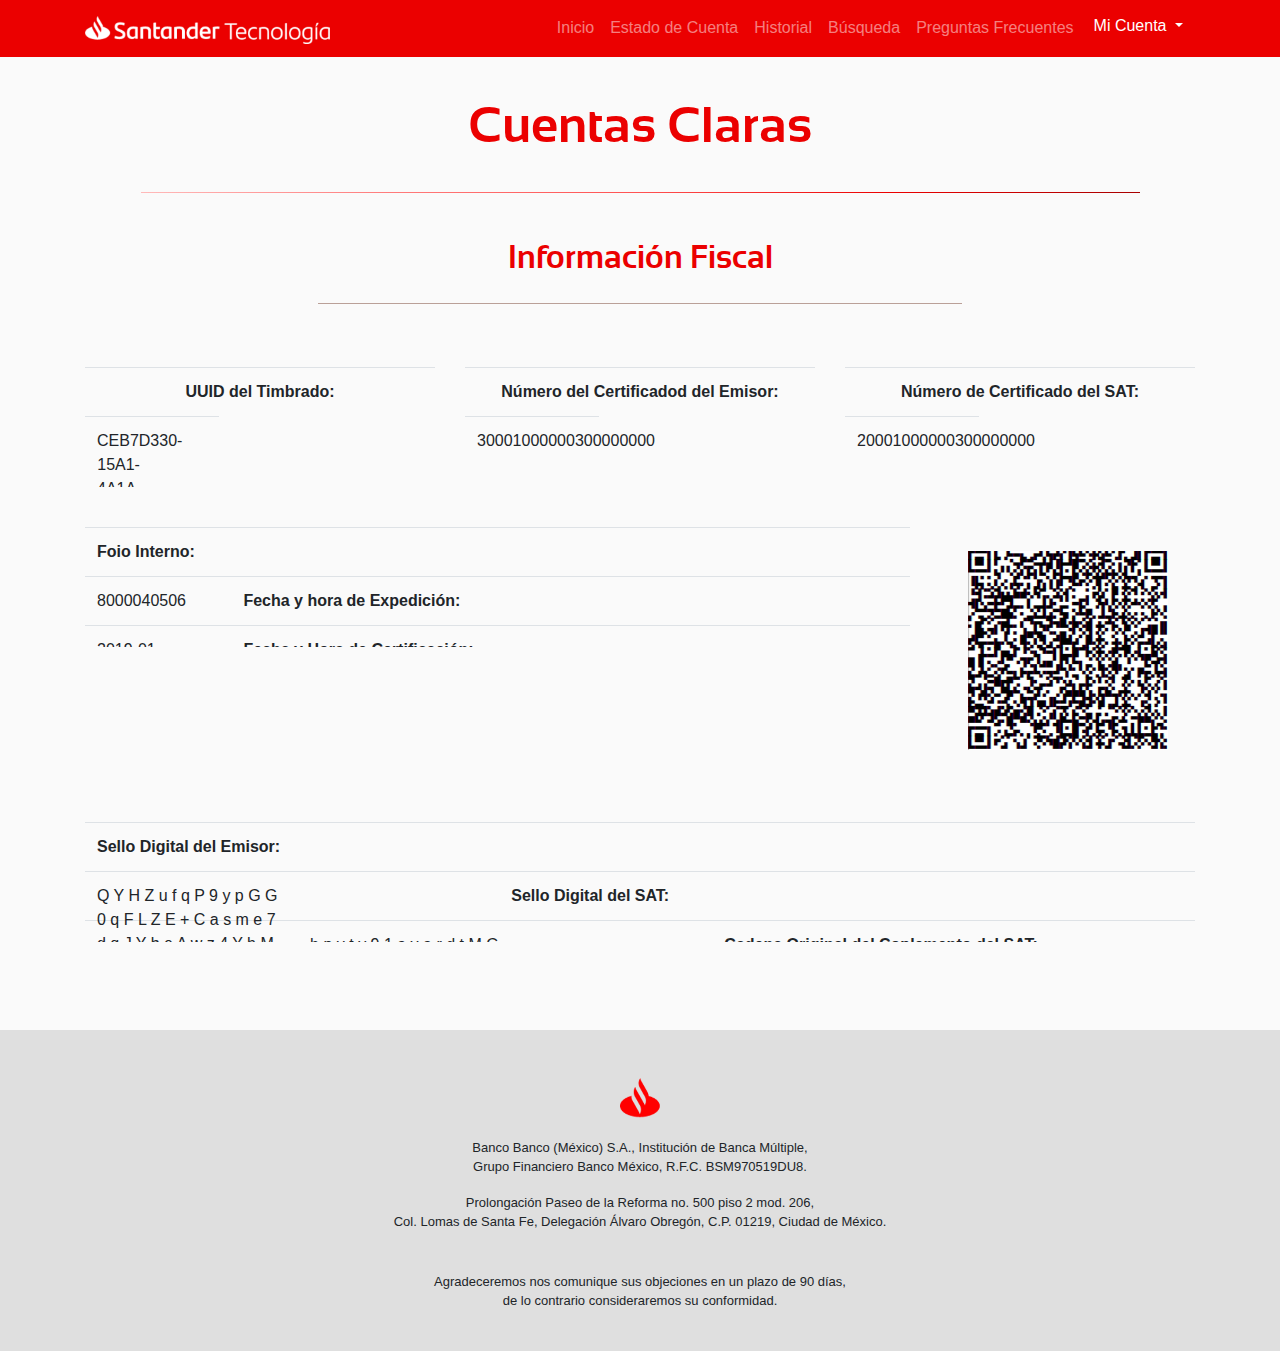
<file: prueba.html>
<!DOCTYPE html>
<html>
<head>
    <title>Cuentas Claras - Información Fiscal</title>
    <meta charset="utf-8">
    <meta name="viewport" content="width=device-width, initial-scale=1, shrink-to-fit=no">
    <meta name="description" content="Cuentas Claras para Banco Tecnología">
    <meta name="author" content="Karen Oviedo">

     <!-- Favicon -->
    <link rel="shortcut icon" type="image/png" href="styles/images/favicon.png"/>

    <!--BOOTSTRAP CSS-->
    <link rel="stylesheet" href="styles/bootstrap/css/bootstrap.css">
    <link rel="stylesheet" href="styles/bootstrap/css/bootstrap.min.css">

    <!--HOJAS DE ESTILOS-->
    <link rel="stylesheet" href="prueba.css">
    <link rel="stylesheet" href="styles/css/index.css">

    <!--FUENTES-->
    <link rel="stylesheet" type="text/css" href="styles/fonts/sansation_bold/stylesheet.css">
    <link rel="stylesheet" type="text/css" href="styles/fonts/sansation_light/stylesheet.css">

    <!--FONT AWESOME-->
    <link rel="stylesheet" href="https://use.fontawesome.com/releases/v5.6.1/css/all.css" integrity="sha384-gfdkjb5BdAXd+lj+gudLWI+BXq4IuLW5IT+brZEZsLFm++aCMlF1V92rMkPaX4PP" crossorigin="anonymous">

</head>
<body>

    <!-- BARRA DE NAVEGACIÓN SUPERIOR -->
    <nav class="navbar navbar-expand-lg navbar-dark bg-dark fixed-top my-bar">
      <div class="container">

        <!-- LOGO Banco TECNOLOGÍA -->
        <a class="navbar-brand" href="home.html">
            <img src="styles/images/logo3_med.png" id="logo-navbar" class="logo-navbar">
        </a>

        <!-- BOTÓN COLAPSABLE PARA DISPOSITIVOS MÓVILES -->
        <button class="navbar-toggler" type="button" data-toggle="collapse" data-target="#navbarResponsive" aria-controls="navbarResponsive" aria-expanded="false" aria-label="Toggle navigation">
          <span class="navbar-toggler-icon"></span>
        </button>

        <!-- ELEMENTOS DE LA BARRA DE NAVEGACIÓN -->
        <div class="collapse navbar-collapse" id="navbarResponsive">
          <ul class="navbar-nav ml-auto">
            <li class="nav-item">
              <a class="nav-link" href="home.html">
                <i class="fa fa-home"></i> Inicio
              </a>
            </li>
            <li class="nav-item">
              <a class="nav-link" href="edc.html">
                <i class="fa fa-piggy-bank"></i> Estado de Cuenta
              </a>
            </li>
            <li class="nav-item">
              <a class="nav-link" href="history.html">
                <i class="fa fa-history"></i> Historial
              </a>
            </li>
            <li class="nav-item">
              <a class="nav-link" href="search.html">
                <i class="fa fa-search"></i> Búsqueda
              </a>
            </li>
            <li class="nav-item">
              <a class="nav-link" href="help.html">
                <i class="fa fa-question-circle"></i> Preguntas Frecuentes
              </a>
            </li>
            <li class="btn-profile-active">
              <div class="dropdown btn-profile">
                <button class="btn dropdown-toggle " type="button" id="logo-navbar" data-toggle="dropdown" aria-haspopup="true" aria-expanded="false">
                  <i class="fa fa-user-circle"></i> Mi Cuenta
                </button>
                <ul class="dropdown-menu my-dropdown">
                  <li class="nav-item">
                    <a class="nav-link drp-link" href="profile.html">
                      <i class="fa fa-user"></i> Mi Perfil
                    </a>
                  </li>
                  <li class="nav-item active">
                    <a class="nav-link drp-link" href="info_fiscal.html">
                      <i class="fa fa-gavel"></i> Inf. Fiscal
                    </a>
                  </li>
                  <li class="nav-item">
                    <a class="nav-link drp-link" href="config.html">
                      <i class="fa fa-cog"></i> Configuración
                    </a>
                  </li>
                  <li class="nav-item">
                    <a class="nav-link drp-link" href="index.html">
                      <i class="fa fa-sign-out-alt"></i> Cerrar Sesión
                    </a>
                  </li>                
                </ul>
                  </div>
            </li>
          </ul>
        </div>
      </div>
    </nav> <!-- FIN BARRA DE NAVEGACIÓN -->

    <!-- Page Content -->
    <div class="container">
      
      <!--ECABEZADO DE SECCION-->
      <div class="row">
        <div class="col-lg-12 text-center main-text">
          <br><br>  
          <h1 class="mt-5 font1 red-color">Cuentas Claras</h1>
          <hr>
          <h2 class="mt-5 font1 red-color subtitle">Información Fiscal</h2>
        </div>

        <div class="col-lg-1"></div>

        <div class="col-lg-10 supplementary-text">
          <hr>
        </div>
      </div> <!--FIN ECABEZADO DE SECCION-->

      <div class="row">

        <div class="col-lg-4">
          <table class="table">
            <tbody class="text-center">
              <tr>
                <th>UUID del Timbrado:</th>
              </tr>
              <tr>
                <td>CEB7D330-15A1-4A1A-9E72-E058CA196A3B</td>
              </tr>
              <tr>
                <td></td>
              </tr>
            </tbody>
          </table>
          <br>
        </div>

        <div class="col-lg-4">
          <table class="table">
            <tbody class="text-center">
              <tr>
                <th>Número del Certificadod del Emisor:</th>
              </tr>
              <tr>
                <td>30001000000300000000</td>
              </tr>
              <tr>
                <td></td>
              </tr>
            </tbody>
          </table>
          <br>
        </div>

        <div class="col-lg-4">
          <table class="table">
            <tbody class="text-center">
              <tr>
                <th>Número de Certificado del SAT:</th>
              </tr>
              <tr>
                <td>20001000000300000000</td>
              </tr>
              <tr>
                <td></td>
              </tr>
            </tbody>
          </table>
          <br>
        </div>

      </div> <!--FIN ROW-->




      <div class="row">

        <div class="col-lg-9">
          <table class="table">
            <tbody>
              <tr>
                <th>Foio Interno:</th>
                <td>8000040506</td>
              </tr>
              <tr>
                <th>Fecha y hora de Expedición:</th>
                <td>2019-01-04T13:29:51</td>
              </tr>
              <tr>
                <th>Fecha y Hora de Certificación:</th>
                <td>2019-01-04T13:32:20</td>
              </tr>
              <tr>
                <th>Régimen Fiscal del Emisor:</th>
                <td>601 - Regimen General de Ley Personas Morales</td>
              </tr>
              <tr>
                <th>Lugar de Expedición del Comprobante:</th>
                <td>01219 - CIUDAD DE MEXICO</td>
              </tr>
              <tr>
                <th>Unidad de Medida:</th>
                <td>E48 - Service Unit</td>
              </tr>
              <tr>
                <th>Método de Pago:</th>
                <td>PUE - Pago en Una Sola Exhibición</td>
              </tr>
              <tr>
                <th>Tipo de Comprobante:</th>
                <td>Ingreso</td>
              </tr>
              <tr>
                <td colspan="2"></td>
              </tr>
            </tbody>
          </table>
        </div>

        <div class="col-lg-3 text-center">
          <br>  
          <img src="styles/images/qr.png" id="qr" class="qr-img">
          <br><br><br>
        </div>

      </div> <!--FIN ROW-->





      <div class="row">

        <div class="col-lg-12">
          <br>
          <table class="table">
            <tbody>
              <tr>
                <th>Sello Digital del Emisor:</th>
              </tr>
              <tr>
                <td class="sello">
                  Q Y H Z u f q P 9 y p G G 0 q F L Z E + C a s m e 7 d q J Y b e A w z 4 Y h M c o b t R G N D R 4 A 6 O a L e W 4 S 6 O 1 1 A Q n 3 7 N s m w C P 8 t 4 Y 0 5 J t q T t c 0 P F K s m x 8 7 b w T f m p i O H T j T 7 L 1 F / 0 q o o F L 2 m f + w Q p 2 + G d h M b V P k F M + h a 7 U s c E 5 f o d P O z j 7 6 h 3 c t e p d b E r F l 0 K K C i d c y l a T 4 V c Y G j Z C 1 O g o p K M G H 3 O r X 8 p l 0 J l z v + m / I e s 3 e 1 R o d t x S a a D Y c E f V q Q 8 O g 3 o z l 9 w f O I H e Y a 9 O 0 p x j n p L A 9 4 F Z 6 z i g Q w = =
                </td>
              </tr>
              <tr>
                <td><br></td>
              </tr>
              <tr>
                <th>Sello Digital del SAT:</th>
              </tr>
              <tr>
                <td class="sello">
                  h p v t y 9 1 a v a r d t M G b z V J b l Q O H f a Y 1 X P + + Y w q T S v j m Q X R B Q 8 X V A u t N 0 H 4 Y I S y Z Z n m o D a 5 R r k n U b x O R d 4 + G 4 W Z m J 3 Q R f I v m o o u j O V k a c 2 g 6 8 9 8 z x 3 O z u x x M h Y 8 u m Q 8 K t Y P L r s U 6 X z E / Z S w w t X 2 w 7 8 A Q 9 k s E k 8 N j y Z G k T 5 6 E u y J 1 M V N 6 q L u d O L D H x H 8 r L i C N r + u 3 p l m s N Q x 2 L N w s q 5 R 0 f m 2 / r r o i Q g Y 8 + 0 T a 9 k 9 t I w F L t s 7 N N 2 k e D r + P J t q b H / A C c P m t P R t p M p 9 k Y N P h c 7 I 9 r z 8 z V 2 S 3 2 n H V g s e u m A r w Q W k w a j 3 D T i r / 0 j 6 n K V p g V I t Y l i Y y Z 0 m n j Y y a N I k p R O 2 / p u B A = =  

                </td>
              </tr>
              <tr>
                <td><br></td>
              </tr>
              <tr>
                <th>Cadena Original del Coplemento del SAT:</th>
              </tr>
              <tr>
                <td class="sello">
                  ? ? 1 . 1 ? C E B 7 9 8 z x 3 O z D 3 3 0 - 1 5 A 1 - 4 A 1 A - 9 E 7 2 - E 0 5 8 9 8 z x 3 O z C A 1 9 6 A 3 B ? 2 0 1 9 - 0 1 - 0 4 T 1 3 : 2 9 : 5 1 ? Q Y H Z u f q P 9 y p G G 0 q  K s m x 8 7 b w T f m p i F L Z E + C a e 7 d q J Y b e A w z 4 Y h M 9 w V c o b t R 9 8 z x 3 O z G N D R 4 A 6 O a L e W 4 6 O 1 1 A Q n 3 7 N w C P 8 t 4 V v R h J t q T  T 5 6 E u y J 1 M V N 6 q L u d O L D H x H 8 r L i C N r + u 3 p l m s N Q x 2 L N w s q 5 R 0 f m 2 / r r o i Q g Y 8 + 0 T a 9 k 9 t I w F L t s 7 N N 2 k e D t c i 9 w f O I H e Y a 9 O 0 p x w L V j n p L A 9 4 F Z 6 z i g Q w = = ? 2 0 0 0 1 0 0 0 0 0 0 3 0 0 0 2 2 3 2 3 ? ?
                </td>
              </tr>
            </tbody>
          </table>
        </div>

      </div> <!--FIN ROW-->




    </div> <!-- FIN CONTAINER -->

    <br><br><br>


    <!--FOOTER-->
    <div class="footer">
        <br><br>

        <img src="styles/images/logo.png" id="logo-fppter" class="logo-footer">

        <p>
            <br>Banco Banco (México) S.A., Institución de Banca Múltiple, 
            <br> 
            Grupo Financiero Banco México, R.F.C. BSM970519DU8.
        </p>
        <p>
            Prolongación Paseo de la Reforma no. 500 piso 2 mod. 206, 
            <br>
            Col. Lomas de Santa Fe, Delegación Álvaro Obregón, C.P. 01219, Ciudad de México.
        </p>

        <br>

        <p>
            Agradeceremos nos comunique sus objeciones en un plazo de 90 días, 
            <br>
            de lo contrario consideraremos su conformidad.
        </p>

        <br>
    </div>

    <!-- BOOTSTRAP JS -->
    <script src="styles/jquery/jquery.min.js"></script>
    <script src="styles/bootstrap/js/bootstrap.bundle.min.js"></script>

</body>
</html>
</file>
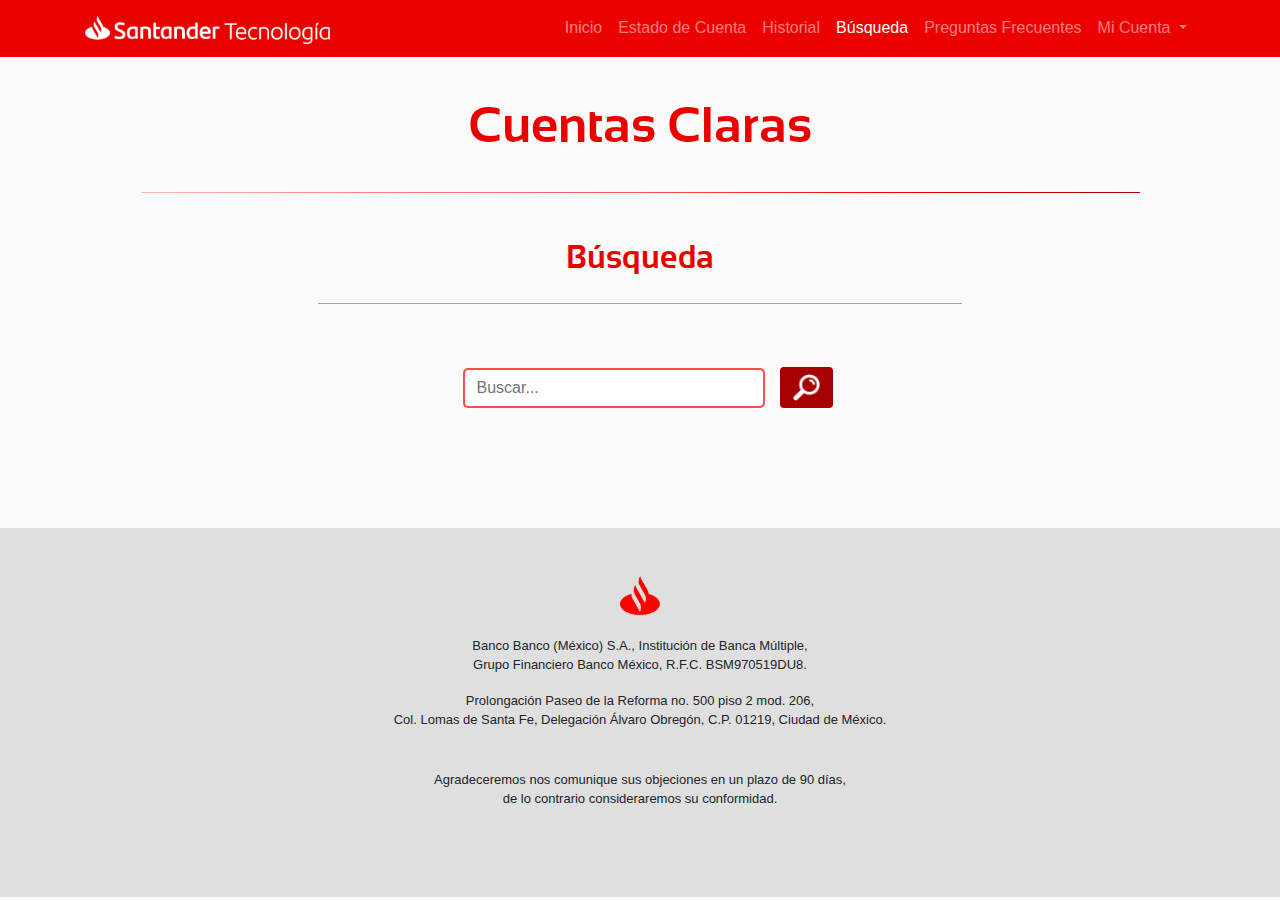
<file: search.html>
<!DOCTYPE html>
<html>
<head>
  <title>Cuentas Claras - Búsqueda</title>
  <meta charset="utf-8">
    <meta name="viewport" content="width=device-width, initial-scale=1, shrink-to-fit=no">
    <meta name="description" content="Cuentas Claras para Banco Tecnología">
    <meta name="author" content="Karen Oviedo">

     <!-- Favicon -->
    <link rel="shortcut icon" type="image/png" href="styles/images/favicon.png"/>

  <!--BOOTSTRAP CSS-->
    <link rel="stylesheet" href="styles/bootstrap/css/bootstrap.css">
    <link rel="stylesheet" href="styles/bootstrap/css/bootstrap.min.css">

    <!--HOJAS DE ESTILOS-->
    <link rel="stylesheet" href="styles/css/index.css">

    <!--FUENTES-->
    <link rel="stylesheet" type="text/css" href="styles/fonts/sansation_bold/stylesheet.css">
    <link rel="stylesheet" type="text/css" href="styles/fonts/sansation_light/stylesheet.css">

    <!--FONT AWESOME-->
    <link rel="stylesheet" href="https://use.fontawesome.com/releases/v5.6.1/css/all.css" integrity="sha384-gfdkjb5BdAXd+lj+gudLWI+BXq4IuLW5IT+brZEZsLFm++aCMlF1V92rMkPaX4PP" crossorigin="anonymous">

</head>
<body>

  <!-- BARRA DE NAVEGACIÓN SUPERIOR -->
    <nav class="navbar navbar-expand-lg navbar-dark bg-dark fixed-top my-bar">
      <div class="container">

        <!-- LOGO Banco TECNOLOGÍA -->
        <a class="navbar-brand" href="home.html">
          <img src="styles/images/logo3_med.png" id="logo-navbar" class="logo-navbar">
      </a>

      <!-- BOTÓN COLAPSABLE PARA DISPOSITIVOS MÓVILES -->
        <button class="navbar-toggler" type="button" data-toggle="collapse" data-target="#navbarResponsive" aria-controls="navbarResponsive" aria-expanded="false" aria-label="Toggle navigation">
          <span class="navbar-toggler-icon"></span>
        </button>

        <!-- ELEMENTOS DE LA BARRA DE NAVEGACIÓN -->
        <div class="collapse navbar-collapse" id="navbarResponsive">
          <ul class="navbar-nav ml-auto">
            <li class="nav-item">
              <a class="nav-link" href="home.html">
                <i class="fa fa-home"></i> Inicio
              </a>
            </li>
            <li class="nav-item">
              <a class="nav-link" href="edc.html">
                <i class="fa fa-piggy-bank"></i> Estado de Cuenta
              </a>
            </li>
            <li class="nav-item">
              <a class="nav-link" href="history.html">
                <i class="fa fa-history"></i> Historial
              </a>
            </li>
            <li class="nav-item active">
              <a class="nav-link" href="search.html">
                <i class="fa fa-search"></i> Búsqueda
                <span class="sr-only">(current)</span>
              </a>
            </li>
            <li class="nav-item">
              <a class="nav-link" href="help.html">
                <i class="fa fa-question-circle"></i> Preguntas Frecuentes
              </a>
            </li>
            <li class="nav-item">
              <div class="dropdown btn-profile">
                <button class="btn dropdown-toggle nav-link" type="button" id="logo-navbar" data-toggle="dropdown" aria-haspopup="true" aria-expanded="false">
                  <i class="fa fa-user-circle"></i> Mi Cuenta
                </button>
                <ul class="dropdown-menu my-dropdown">
                  <li class="nav-item">
                    <a class="nav-link drp-link" href="profile.html">
                      <i class="fa fa-user"></i> Mi Perfil
                    </a>
                  </li>
                  <li class="nav-item">
                    <a class="nav-link drp-link" href="info_fiscal.html">
                      <i class="fa fa-gavel"></i> Inf. Fiscal
                    </a>
                  </li>
                  <li class="nav-item">
                    <a class="nav-link drp-link" href="config.html">
                      <i class="fa fa-cog"></i> Configuración
                    </a>
                  </li>
                  <li class="nav-item">
                    <a class="nav-link drp-link" href="index.html">
                      <i class="fa fa-sign-out-alt"></i> Cerrar Sesión
                    </a>
                  </li>                
                </ul>
              </div>
            </li>
          </ul>
        </div>
      </div>
    </nav> <!-- FIN BARRA DE NAVEGACIÓN -->

    <!-- Page Content -->
    <div class="container">



      <!-- ENCABEZADO DE SECCIÓN -->
      <div class="row">
        
        <div class="col-lg-12 text-center main-text">
          <br><br>  
          <h1 class="mt-5 font1 red-color">Cuentas Claras</h1>
          <hr>
          <h2 class="mt-5 font1 red-color subtitle">Búsqueda</h2>
        </div>

        <div class="col-lg-1"></div>
        <div class="col-lg-10 supplementary-text text-center">
          <hr>
        </div>

      </div> <!-- FIN encabezado de sección -->



      <!-- CUADRO DE BÚSQUEDA -->
      <div class="row">

        <div class="col-lg-3"></div>
        <div class="col-lg-6 supplementary-text">
          <!-- Search form -->
          <div class="form-inline btn-card justify-content-center">
              <div class="active-red-3 active-red-4 mb-4 mx-sm-3">
                <input type="text" class="form-control" id="search" placeholder="Buscar..." style="width: 300px" autofocus>
              </div>
              <button class="btn mb-4" onclick="buscar()">
                <img src="styles/images/logo_search.png" class="logo-search">
              </button>
          </div>
        </div>
        <div class="col-lg-3"></div>
      
      </div> <!-- FIN cuadro de búsqueda -->



      <!-- SECCIÓN DE RESULTADOS -->
      <div class="row" id="resBusq">

        <!-- Encabezado de búsqueda -->
        <div class="col-lg-12 supplementary-text">
          <div class="text-center">
            <br>
            <p id="strSearch1" style="line-height: 0.5;"></p>
            <h4 id="strSearch2" style="line-height: 0.8;"></h4>
            <hr style="line-height: 0.5;">


            <div id="strSimilares">
              <!-- mensaje en caso de no coincidencia en búsqueda -->
              <p class="text-center">No se encontraron coincidencias, se muestran resultados similares.</p>
            </div>

            <div id="strNoCoincide">
              <!-- mensaje en caso de no coincidencia en búsqueda -->
              <p class="text-center">No se encontraron coincidencias</p>
            </div>

          </div>
        </div> <!-- fin encabezado de búsqueda-->


        <!-- Tabla de Resultados COMUNES -->
        <div class="col-lg-12" id="tabResults">
          <table class="table history-table">
            <thead class="history-thead">
              <tr>
                <th></th>
                <th style="text-align: right;">Término</th>
                <th></th>
                <th style="text-align: left;">Significado</th>
              </tr>
            </thead>
            <tbody>
              <tr>
                <td></td>
                <th style="text-align: right;" id="cellTermino"></th>
                <!--<td><img src="styles/images/flecha.png" class="logo-dwnld"></td>-->
                <td class="red-color" id="flecha">
                  <strong> ----> </strong>
                </td>
                <td style="text-align: left;" id="cellSignificado"></td>
              </tr>
              <tr>
                <td></td>
                <td></td>
                <td></td>
                <td></td>
              </tr>
            </tbody>
          </table>
        </div> <!-- fin tabla de Resultados COMUNES -->

        <!-- Tabla de Resultados A -->
        <div class="col-lg-12" id="tabResultsA" style="display: none;">
          <table class="table history-table">
            <thead class="history-thead">
              <tr>
                <th></th>
                <th style="text-align: right;">Término</th>
                <th></th>
                <th style="text-align: left;">Significado</th>
              </tr>
            </thead>
            <tbody>
              <tr>
                <td></td>
                <th style="text-align: right;" id="cellTermino">ABO</th>
                <td class="red-color" id="flecha">
                  <strong> ----> </strong>
                </td>
                <td style="text-align: left;" id="cellSignificado">Abono</td>
              </tr>
              <tr>
                <td></td>
                <th style="text-align: right;" id="cellTermino">ANT</th>
                <td class="red-color" id="flecha">
                  <strong> ----> </strong>
                </td>
                <td style="text-align: left;" id="cellSignificado">Anticipo</td>
              </tr>
              <tr>
                <td></td>
                <th style="text-align: right;" id="cellTermino">ANTICIP</th>
                <td class="red-color" id="flecha">
                  <strong> ----> </strong>
                </td>
                <td style="text-align: left;" id="cellSignificado">Anticipado</td>
              </tr>
              <tr>
                <td></td>
                <th style="text-align: right;" id="cellTermino">ANUL</th>
                <td class="red-color" id="flecha">
                  <strong> ----> </strong>
                </td>
                <td style="text-align: left;" id="cellSignificado">Anulación</td>
              </tr>
              <tr>
                <td></td>
                <th style="text-align: right;" id="cellTermino">ASEG</th>
                <td class="red-color" id="flecha">
                  <strong> ----> </strong>
                </td>
                <td style="text-align: left;" id="cellSignificado">Aseguramiento</td>
              </tr>
              <tr>
                <td></td>
                <th style="text-align: right;" id="cellTermino">AUT</th>
                <td class="red-color" id="flecha">
                  <strong> ----> </strong>
                </td>
                <td style="text-align: left;" id="cellSignificado">Automático</td>
              </tr>
              <tr>
                <td></td>
                <th style="text-align: right;" id="cellTermino">AUTO</th>
                <td class="red-color" id="flecha">
                  <strong> ----> </strong>
                </td>
                <td style="text-align: left;" id="cellSignificado">Automotriz</td>
              </tr>
            </tbody>
          </table>
        </div> <!-- fin tabla de Resultados A -->

        <!-- Tabla de Resultados B -->
        <div class="col-lg-12" id="tabResultsB" style="display: none;">
          <table class="table history-table">
            <thead class="history-thead">
              <tr>
                <th></th>
                <th style="text-align: right;">Término</th>
                <th></th>
                <th style="text-align: left;">Significado</th>
              </tr>
            </thead>
            <tbody>
              <tr>
                <td></td>
                <th style="text-align: right;" id="cellTermino">BME</th>
                <td class="red-color" id="flecha">
                  <strong> ----> </strong>
                </td>
                <td style="text-align: left;" id="cellSignificado">Número de <br> Contrato de <br> Fondos de <br> Inversión</td>
              </tr>
              <tr>
                <td></td>
                <th style="text-align: right;" id="cellTermino">BONI</th>
                <td class="red-color" id="flecha">
                  <strong> ----> </strong>
                </td>
                <td style="text-align: left;" id="cellSignificado">Bonificación</td>
              </tr>
            </tbody>
          </table>
        </div> <!-- fin tabla de Resultados B -->

        <!-- Tabla de Resultados C -->
        <div class="col-lg-12" id="tabResultsC" style="display: none;">
          <table class="table history-table">
            <thead class="history-thead">
              <tr>
                <th></th>
                <th style="text-align: right;">Término</th>
                <th></th>
                <th style="text-align: left;">Significado</th>
              </tr>
            </thead>
            <tbody>
              <tr>
                <td></td>
                <th style="text-align: right;" id="cellTermino">C.A.T.</th>
                <td class="red-color" id="flecha">
                  <strong> ----> </strong>
                </td>
                <td style="text-align: left;" id="cellSignificado">Costo Anual <br> Total</td>
              </tr>
              <tr>
                <td></td>
                <th style="text-align: right;" id="cellTermino">C.E.R.</th>
                <td class="red-color" id="flecha">
                  <strong> ----> </strong>
                </td>
                <td style="text-align: left;" id="cellSignificado">Costo Efectivo <br> Remanente</td>
              </tr>
              <tr>
                <td></td>
                <th style="text-align: right;" id="cellTermino">C/U</th>
                <td class="red-color" id="flecha">
                  <strong> ----> </strong>
                </td>
                <td style="text-align: left;" id="cellSignificado">Cada Uno(a)</td>
              </tr>
              <tr>
                <td></td>
                <th style="text-align: right;" id="cellTermino">C</th>
                <td class="red-color" id="flecha">
                  <strong> ----> </strong>
                </td>
                <td style="text-align: left;" id="cellSignificado">Con</td>
              </tr>
              <tr>
                <td></td>
                <th style="text-align: right;" id="cellTermino">CAJ</th>
                <td class="red-color" id="flecha">
                  <strong> ----> </strong>
                </td>
                <td style="text-align: left;" id="cellSignificado">Cajero(s)</td>
              </tr>
              <tr>
                <td></td>
                <th style="text-align: right;" id="cellTermino">CANC</th>
                <td class="red-color" id="flecha">
                  <strong> ----> </strong>
                </td>
                <td style="text-align: left;" id="cellSignificado">Cancelación</td>
              </tr>
              <tr>
                <td></td>
                <th style="text-align: right;" id="cellTermino">CAP</th>
                <td class="red-color" id="flecha">
                  <strong> ----> </strong>
                </td>
                <td style="text-align: left;" id="cellSignificado">Capital</td>
              </tr>
              <tr>
                <td></td>
                <th style="text-align: right;" id="cellTermino">CDMX</th>
                <td class="red-color" id="flecha">
                  <strong> ----> </strong>
                </td>
                <td style="text-align: left;" id="cellSignificado">Ciudad de México</td>
              </tr>
              <tr>
                <td></td>
                <th style="text-align: right;" id="cellTermino">CERTIF</th>
                <td class="red-color" id="flecha">
                  <strong> ----> </strong>
                </td>
                <td style="text-align: left;" id="cellSignificado">Certificado</td>
              </tr>
              <tr>
                <td></td>
                <th style="text-align: right;" id="cellTermino">CGO</th>
                <td class="red-color" id="flecha">
                  <strong> ----> </strong>
                </td>
                <td style="text-align: left;" id="cellSignificado">Cargo</td>
              </tr>
              <tr>
                <td></td>
                <th style="text-align: right;" id="cellTermino">CH</th>
                <td class="red-color" id="flecha">
                  <strong> ----> </strong>
                </td>
                <td style="text-align: left;" id="cellSignificado">Cheques</td>
              </tr>
              <tr>
                <td></td>
                <th style="text-align: right;" id="cellTermino">COB</th>
                <td class="red-color" id="flecha">
                  <strong> ----> </strong>
                </td>
                <td style="text-align: left;" id="cellSignificado">Cobro</td>
              </tr>
              <tr>
                <td></td>
                <th style="text-align: right;" id="cellTermino">COM</th>
                <td class="red-color" id="flecha">
                  <strong> ----> </strong>
                </td>
                <td style="text-align: left;" id="cellSignificado">Comisión</td>
              </tr>
              <tr>
                <td></td>
                <th style="text-align: right;" id="cellTermino">CR / CRED</th>
                <td class="red-color" id="flecha">
                  <strong> ----> </strong>
                </td>
                <td style="text-align: left;" id="cellSignificado">Crédito</td>
              </tr>
              <tr>
                <td></td>
                <th style="text-align: right;" id="cellTermino">CTA</th>
                <td class="red-color" id="flecha">
                  <strong> ----> </strong>
                </td>
                <td style="text-align: left;" id="cellSignificado">Cuenta</td>
              </tr>
            </tbody>
          </table>
        </div> <!-- fin tabla de Resultados C -->
        
        <!-- Tabla de Resultados D -->
        <div class="col-lg-12" id="tabResultsD" style="display: none;">
          <table class="table history-table">
            <thead class="history-thead">
              <tr>
                <th></th>
                <th style="text-align: right;">Término</th>
                <th></th>
                <th style="text-align: left;">Significado</th>
              </tr>
            </thead>
            <tbody>
              <tr>
                <td></td>
                <th style="text-align: right;" id="cellTermino">DEB</th>
                <td class="red-color" id="flecha">
                  <strong> ----> </strong>
                </td>
                <td style="text-align: left;" id="cellSignificado">Débito</td>
              </tr>
              <tr>
                <td></td>
                <th style="text-align: right;" id="cellTermino">DEP</th>
                <td class="red-color" id="flecha">
                  <strong> ----> </strong>
                </td>
                <td style="text-align: left;" id="cellSignificado">Depósito</td>
              </tr>
              <tr>
                <td></td>
                <th style="text-align: right;" id="cellTermino">DEV</th>
                <td class="red-color" id="flecha">
                  <strong> ----> </strong>
                </td>
                <td style="text-align: left;" id="cellSignificado">Devolución(es)</td>
              </tr>
              <tr>
                <td></td>
                <th style="text-align: right;" id="cellTermino">DISP</th>
                <td class="red-color" id="flecha">
                  <strong> ----> </strong>
                </td>
                <td style="text-align: left;" id="cellSignificado">Dispocisión</td>
              </tr>
              <tr>
                <td></td>
                <th style="text-align: right;" id="cellTermino">DOMIC</th>
                <td class="red-color" id="flecha">
                  <strong> ----> </strong>
                </td>
                <td style="text-align: left;" id="cellSignificado">Domiciliación</td>
              </tr>
            </tbody>
          </table>
        </div> <!-- fin tabla de Resultados D -->

        <!-- Tabla de Resultados E -->
        <div class="col-lg-12" id="tabResultsE" style="display: none;">
          <table class="table history-table">
            <thead class="history-thead">
              <tr>
                <th></th>
                <th style="text-align: right;">Término</th>
                <th></th>
                <th style="text-align: left;">Significado</th>
              </tr>
            </thead>
            <tbody>
              <tr>
                <td></td>
                <th style="text-align: right;" id="cellTermino">EFEC</th>
                <td class="red-color" id="flecha">
                  <strong> ----> </strong>
                </td>
                <td style="text-align: left;" id="cellSignificado">Efectivo</td>
              </tr>
              <tr>
                <td></td>
                <th style="text-align: right;" id="cellTermino">ELEC</th>
                <td class="red-color" id="flecha">
                  <strong> ----> </strong>
                </td>
                <td style="text-align: left;" id="cellSignificado">Electrónico(a)</td>
              </tr>
              <tr>
                <td></td>
                <th style="text-align: right;" id="cellTermino">EQUIV</th>
                <td class="red-color" id="flecha">
                  <strong> ----> </strong>
                </td>
                <td style="text-align: left;" id="cellSignificado">Equivalente</td>
              </tr>
              <tr>
                <td></td>
                <th style="text-align: right;" id="cellTermino">ESQ</th>
                <td class="red-color" id="flecha">
                  <strong> ----> </strong>
                </td>
                <td style="text-align: left;" id="cellSignificado">Esquema</td>
              </tr>
            </tbody>
          </table>
        </div> <!-- fin tabla de Resultados E -->

        <!-- Tabla de Resultados F -->
        <div class="col-lg-12" id="tabResultsF" style="display: none;">
          <table class="table history-table">
            <thead class="history-thead">
              <tr>
                <th></th>
                <th style="text-align: right;">Término</th>
                <th></th>
                <th style="text-align: left;">Significado</th>
              </tr>
            </thead>
            <tbody>
              <tr>
                <td></td>
                <th style="text-align: right;" id="cellTermino">FACT</th>
                <td class="red-color" id="flecha">
                  <strong> ----> </strong>
                </td>
                <td style="text-align: left;" id="cellSignificado">Facturación</td>
              </tr>
              <tr>
                <td></td>
                <th style="text-align: right;" id="cellTermino">FEC</th>
                <td class="red-color" id="flecha">
                  <strong> ----> </strong>
                </td>
                <td style="text-align: left;" id="cellSignificado">Fecha</td>
              </tr>
              <tr>
                <td></td>
                <th style="text-align: right;" id="cellTermino">FED</th>
                <td class="red-color" id="flecha">
                  <strong> ----> </strong>
                </td>
                <td style="text-align: left;" id="cellSignificado">Federal(es)</td>
              </tr>
            </tbody>
          </table>
        </div> <!-- fin tabla de Resultados F -->

        <!-- Tabla de Resultados G -->
        <div class="col-lg-12" id="tabResultsG" style="display: none;">
          <table class="table history-table">
            <thead class="history-thead">
              <tr>
                <th></th>
                <th style="text-align: right;">Término</th>
                <th></th>
                <th style="text-align: left;">Significado</th>
              </tr>
            </thead>
            <tbody>
              <tr>
                <td></td>
                <th style="text-align: right;" id="cellTermino">G.A.T.</th>
                <td class="red-color" id="flecha">
                  <strong> ----> </strong>
                </td>
                <td style="text-align: left;" id="cellSignificado">Ganancia Anual <br> Total</td>
              </tr>
            </tbody>
          </table>
        </div> <!-- fin tabla de Resultados G -->

        <!-- Tabla de Resultados I -->
        <div class="col-lg-12" id="tabResultsI" style="display: none;">
          <table class="table history-table">
            <thead class="history-thead">
              <tr>
                <th></th>
                <th style="text-align: right;">Término</th>
                <th></th>
                <th style="text-align: left;">Significado</th>
              </tr>
            </thead>
            <tbody>
              <tr>
                <td></td>
                <th style="text-align: right;" id="cellTermino">IMPTO</th>
                <td class="red-color" id="flecha">
                  <strong> ----> </strong>
                </td>
                <td style="text-align: left;" id="cellSignificado">Impuesto(s)</td>
              </tr>
              <tr>
                <td></td>
                <th style="text-align: right;" id="cellTermino">INI</th>
                <td class="red-color" id="flecha">
                  <strong> ----> </strong>
                </td>
                <td style="text-align: left;" id="cellSignificado">Inicial</td>
              </tr>
              <tr>
                <td></td>
                <th style="text-align: right;" id="cellTermino">INT / INTS</th>
                <td class="red-color" id="flecha">
                  <strong> ----> </strong>
                </td>
                <td style="text-align: left;" id="cellSignificado">Interés(es)</td>
              </tr>
              <tr>
                <td></td>
                <th style="text-align: right;" id="cellTermino">INTAL</th>
                <td class="red-color" id="flecha">
                  <strong> ----> </strong>
                </td>
                <td style="text-align: left;" id="cellSignificado">Internacional</td>
              </tr>
              <tr>
                <td></td>
                <th style="text-align: right;" id="cellTermino">INV</th>
                <td class="red-color" id="flecha">
                  <strong> ----> </strong>
                </td>
                <td style="text-align: left;" id="cellSignificado">Inversión</td>
              </tr>
            </tbody>
          </table>
        </div> <!-- fin tabla de Resultados I -->

        <!-- Tabla de Resultados L -->
        <div class="col-lg-12" id="tabResultsL" style="display: none;">
          <table class="table history-table">
            <thead class="history-thead">
              <tr>
                <th></th>
                <th style="text-align: right;">Término</th>
                <th></th>
                <th style="text-align: left;">Significado</th>
              </tr>
            </thead>
            <tbody>
              <tr>
                <td></td>
                <th style="text-align: right;" id="cellTermino">LCI</th>
                <td class="red-color" id="flecha">
                  <strong> ----> </strong>
                </td>
                <td style="text-align: left;" id="cellSignificado">Línea de Crédito <br> Inmediata </td>
              </tr>
              <tr>
                <td></td>
                <th style="text-align: right;" id="cellTermino">LIQ</th>
                <td class="red-color" id="flecha">
                  <strong> ----> </strong>
                </td>
                <td style="text-align: left;" id="cellSignificado">Liquidación</td>
              </tr>
              <tr>
                <td></td>
                <th style="text-align: right;" id="cellTermino">LOC</th>
                <td class="red-color" id="flecha">
                  <strong> ----> </strong>
                </td>
                <td style="text-align: left;" id="cellSignificado">Línea de <br> Cobertura </td>
              </tr>
              <tr>
                <td></td>
                <th style="text-align: right;" id="cellTermino">LPI</th>
                <td class="red-color" id="flecha">
                  <strong> ----> </strong>
                </td>
                <td style="text-align: left;" id="cellSignificado">Linea de Protección <br> Inmediata</td>
              </tr>
            </tbody>
          </table>
        </div> <!-- fin tabla de Resultados L -->

        <!-- Tabla de Resultados M -->
        <div class="col-lg-12" id="tabResultsM" style="display: none;">
          <table class="table history-table">
            <thead class="history-thead">
              <tr>
                <th></th>
                <th style="text-align: right;">Término</th>
                <th></th>
                <th style="text-align: left;">Significado</th>
              </tr>
            </thead>
            <tbody>
              <tr>
                <td></td>
                <th style="text-align: right;" id="cellTermino">MORA</th>
                <td class="red-color" id="flecha">
                  <strong> ----> </strong>
                </td>
                <td style="text-align: left;" id="cellSignificado">Moratorio(s)</td>
              </tr>
            </tbody>
          </table>
        </div> <!-- fin tabla de Resultados M -->

        <!-- Tabla de Resultados N -->
        <div class="col-lg-12" id="tabResultsN" style="display: none;">
          <table class="table history-table">
            <thead class="history-thead">
              <tr>
                <th></th>
                <th style="text-align: right;">Término</th>
                <th></th>
                <th style="text-align: left;">Significado</th>
              </tr>
            </thead>
            <tbody>
              <tr>
                <td></td>
                <th style="text-align: right;" id="cellTermino">N. OP</th>
                <td class="red-color" id="flecha">
                  <strong> ----> </strong>
                </td>
                <td style="text-align: left;" id="cellSignificado">Número de <br> Operaciones</td>
              </tr>
              <tr>
                <td></td>
                <th style="text-align: right;" id="cellTermino">NO</th>
                <td class="red-color" id="flecha">
                  <strong> ----> </strong>
                </td>
                <td style="text-align: left;" id="cellSignificado">Número</td>
              </tr>
              <tr>
                <td></td>
                <th style="text-align: right;" id="cellTermino">NOM</th>
                <td class="red-color" id="flecha">
                  <strong> ----> </strong>
                </td>
                <td style="text-align: left;" id="cellSignificado">Nómina</td>
              </tr>
            </tbody>
          </table>
        </div> <!-- fin tabla de Resultados N -->

        <!-- Tabla de Resultados O -->
        <div class="col-lg-12" id="tabResultsO" style="display: none;">
          <table class="table history-table">
            <thead class="history-thead">
              <tr>
                <th></th>
                <th style="text-align: right;">Término</th>
                <th></th>
                <th style="text-align: left;">Significado</th>
              </tr>
            </thead>
            <tbody>
              <tr>
                <td></td>
                <th style="text-align: right;" id="cellTermino">ORD</th>
                <td class="red-color" id="flecha">
                  <strong> ----> </strong>
                </td>
                <td style="text-align: left;" id="cellSignificado">Orden</td>
              </tr>
            </tbody>
          </table>
        </div> <!-- fin tabla de Resultados O -->

        <!-- Tabla de Resultados P -->
        <div class="col-lg-12" id="tabResultsP" style="display: none;">
          <table class="table history-table">
            <thead class="history-thead">
              <tr>
                <th></th>
                <th style="text-align: right;">Término</th>
                <th></th>
                <th style="text-align: left;">Significado</th>
              </tr>
            </thead>
            <tbody>
              <tr>
                <td></td>
                <th style="text-align: right;" id="cellTermino">P</th>
                <td class="red-color" id="flecha">
                  <strong> ----> </strong>
                </td>
                <td style="text-align: left;" id="cellSignificado">Por</td>
              </tr>
              <tr>
                <td></td>
                <th style="text-align: right;" id="cellTermino">PAG</th>
                <td class="red-color" id="flecha">
                  <strong> ----> </strong>
                </td>
                <td style="text-align: left;" id="cellSignificado">Pagaré(s)</td>
              </tr>
              <tr>
                <td></td>
                <th style="text-align: right;" id="cellTermino">PER</th>
                <td class="red-color" id="flecha">
                  <strong> ----> </strong>
                </td>
                <td style="text-align: left;" id="cellSignificado">Periodo</td>
              </tr>
              <tr>
                <td></td>
                <th style="text-align: right;" id="cellTermino">PGO</th>
                <td class="red-color" id="flecha">
                  <strong> ----> </strong>
                </td>
                <td style="text-align: left;" id="cellSignificado">Pago</td>
              </tr>
              <tr>
                <td></td>
                <th style="text-align: right;" id="cellTermino">PZO</th>
                <td class="red-color" id="flecha">
                  <strong> ----> </strong>
                </td>
                <td style="text-align: left;" id="cellSignificado">Plazo</td>
              </tr>
            </tbody>
          </table>
        </div> <!-- fin tabla de Resultados P -->

        <!-- Tabla de Resultados R -->
        <div class="col-lg-12" id="tabResultsR" style="display: none;">
          <table class="table history-table">
            <thead class="history-thead">
              <tr>
                <th></th>
                <th style="text-align: right;">Término</th>
                <th></th>
                <th style="text-align: left;">Significado</th>
              </tr>
            </thead>
            <tbody>
              <tr>
                <td></td>
                <th style="text-align: right;" id="cellTermino">REC</th>
                <td class="red-color" id="flecha">
                  <strong> ----> </strong>
                </td>
                <td style="text-align: left;" id="cellSignificado">Recibo</td>
              </tr>
              <tr>
                <td></td>
                <th style="text-align: right;" id="cellTermino">REF</th>
                <td class="red-color" id="flecha">
                  <strong> ----> </strong>
                </td>
                <td style="text-align: left;" id="cellSignificado">Referencia</td>
              </tr>
              <tr>
                <td></td>
                <th style="text-align: right;" id="cellTermino">REN</th>
                <td class="red-color" id="flecha">
                  <strong> ----> </strong>
                </td>
                <td style="text-align: left;" id="cellSignificado">Rendimiento</td>
              </tr>
            </tbody>
          </table>
        </div> <!-- fin tabla de Resultados R -->

        <!-- Tabla de Resultados S -->
        <div class="col-lg-12" id="tabResultsS" style="display: none;">
          <table class="table history-table">
            <thead class="history-thead">
              <tr>
                <th></th>
                <th style="text-align: right;">Término</th>
                <th></th>
                <th style="text-align: left;">Significado</th>
              </tr>
            </thead>
            <tbody>
              <tr>
                <td></td>
                <th style="text-align: right;" id="cellTermino">S</th>
                <td class="red-color" id="flecha">
                  <strong> ----> </strong>
                </td>
                <td style="text-align: left;" id="cellSignificado">Sobre</td>
              </tr>
              <tr>
                <td></td>
                <th style="text-align: right;" id="cellTermino">SBC</th>
                <td class="red-color" id="flecha">
                  <strong> ----> </strong>
                </td>
                <td style="text-align: left;" id="cellSignificado">Salvo Buen Cobro</td>
              </tr>
              <tr>
                <td></td>
                <th style="text-align: right;" id="cellTermino">SDO</th>
                <td class="red-color" id="flecha">
                  <strong> ----> </strong>
                </td>
                <td style="text-align: left;" id="cellSignificado">Saldo</td>
              </tr>
              <tr>
                <td></td>
                <th style="text-align: right;" id="cellTermino">SEG</th>
                <td class="red-color" id="flecha">
                  <strong> ----> </strong>
                </td>
                <td style="text-align: left;" id="cellSignificado">Seguro</td>
              </tr>
              <tr>
                <td></td>
                <th style="text-align: right;" id="cellTermino">SER</th>
                <td class="red-color" id="flecha">
                  <strong> ----> </strong>
                </td>
                <td style="text-align: left;" id="cellSignificado">Servicio</td>
              </tr>
              <tr>
                <td></td>
                <th style="text-align: right;" id="cellTermino">SPEI</th>
                <td class="red-color" id="flecha">
                  <strong> ----> </strong>
                </td>
                <td style="text-align: left;" id="cellSignificado">Sistema de <br> Pagos Electrónicos</td>
              </tr>
              <tr>
                <td></td>
                <th style="text-align: right;" id="cellTermino">SUC</th>
                <td class="red-color" id="flecha">
                  <strong> ----> </strong>
                </td>
                <td style="text-align: left;" id="cellSignificado">Sucursal</td>
              </tr>
            </tbody>
          </table>
        </div> <!-- fin tabla de Resultados S -->

        <!-- Tabla de Resultados T -->
        <div class="col-lg-12" id="tabResultsT" style="display: none;">
          <table class="table history-table">
            <thead class="history-thead">
              <tr>
                <th></th>
                <th style="text-align: right;">Término</th>
                <th></th>
                <th style="text-align: left;">Significado</th>
              </tr>
            </thead>
            <tbody>
              <tr>
                <td></td>
                <th style="text-align: right;" id="cellTermino">T</th>
                <td class="red-color" id="flecha">
                  <strong> ----> </strong>
                </td>
                <td style="text-align: left;" id="cellSignificado">Tasa</td>
              </tr>
              <tr>
                <td></td>
                <th style="text-align: right;" id="cellTermino">TARJ</th>
                <td class="red-color" id="flecha">
                  <strong> ----> </strong>
                </td>
                <td style="text-align: left;" id="cellSignificado">Tarjeta(s)</td>
              </tr>
              <tr>
                <td></td>
                <th style="text-align: right;" id="cellTermino">TEF</th>
                <td class="red-color" id="flecha">
                  <strong> ----> </strong>
                </td>
                <td style="text-align: left;" id="cellSignificado">Transferencia <br> Electrónica <br> de Fondos</td>
              </tr>
              <tr>
                <td></td>
                <th style="text-align: right;" id="cellTermino">TVP</th>
                <td class="red-color" id="flecha">
                  <strong> ----> </strong>
                </td>
                <td style="text-align: left;" id="cellSignificado">Terminal Punto <br> de Venta</td>
              </tr>
              <tr>
                <td></td>
                <th style="text-align: right;" id="cellTermino">TRANSF</th>
                <td class="red-color" id="flecha">
                  <strong> ----> </strong>
                </td>
                <td style="text-align: left;" id="cellSignificado">Transferencia</td>
              </tr>
            </tbody>
          </table>
        </div> <!-- fin tabla de Resultados T -->

        <!-- Tabla de Resultados V -->
        <div class="col-lg-12" id="tabResultsV" style="display: none;">
          <table class="table history-table">
            <thead class="history-thead">
              <tr>
                <th></th>
                <th style="text-align: right;">Término</th>
                <th></th>
                <th style="text-align: left;">Significado</th>
              </tr>
            </thead>
            <tbody>
              <tr>
                <td></td>
                <th style="text-align: right;" id="cellTermino">VTA</th>
                <td class="red-color" id="flecha">
                  <strong> ----> </strong>
                </td>
                <td style="text-align: left;" id="cellSignificado">Venta(s)</td>
              </tr>
              <tr>
                <td></td>
                <th style="text-align: right;" id="cellTermino">VTO</th>
                <td class="red-color" id="flecha">
                  <strong> ----> </strong>
                </td>
                <td style="text-align: left;" id="cellSignificado">Vencimiento</td>
              </tr>
            </tbody>
          </table>
        </div> <!-- fin tabla de Resultados V -->

      </div> <!-- FIN sección de resultados -->


    </div> <!-- FIN CONTAINER -->

    <br><br><br><br>


    <!--FOOTER-->
    <div class="footer">
      <br><br>

      <img src="styles/images/logo.png" id="logo-fopter" class="logo-footer">

      <p>
        <br>Banco Banco (México) S.A., Institución de Banca Múltiple, 
        <br> 
        Grupo Financiero Banco México, R.F.C. BSM970519DU8.
      </p>
      <p>
        Prolongación Paseo de la Reforma no. 500 piso 2 mod. 206, 
        <br>
        Col. Lomas de Santa Fe, Delegación Álvaro Obregón, C.P. 01219, Ciudad de México.
      </p>

      <br>

      <p>
        Agradeceremos nos comunique sus objeciones en un plazo de 90 días, 
        <br>
        de lo contrario consideraremos su conformidad.
      </p>

      <br><br><br>
    </div>


    <!--================================================================================================-->
    <!--================================================================================================-->


    <!-- BOOTSTRAP JS -->
    <script src="styles/jquery/jquery.min.js"></script>
    <script src="styles/bootstrap/js/bootstrap.bundle.min.js"></script>




    <!-- JAVASCRIPT -->
    <script>
      document.getElementById("resBusq").style.display = "none";
      document.getElementById("strSimilares").style.display = "none";
      document.getElementById("strNoCoincide").style.display = "none";


      // Elimina los diacríticos de un texto (ES6)
      function quitarAcentos(texto) {
          return texto.normalize('NFD').replace(/[\u0300-\u036f]/g,"");
      }



      function buscar() {
        var strSearch = document.getElementById("search").value;
        strSearch = strSearch.toLowerCase();
        strSearch = quitarAcentos(strSearch);

        //alert("Vas a buscar: " + strSearch + ".");
        
        document.getElementById("resBusq").style.display = "block";
        document.getElementById("tabResults").style.display = "block";
        document.getElementById("strSearch1").innerHTML = "Resultados para: ";
        document.getElementById("strSearch2").innerHTML = strSearch.toUpperCase();

        // Casos comunes de búsqueda en la terminología del EDC
        switch(strSearch) {
          case "abo":
          case "abono":
            hideStuff();
            document.getElementById("strSimilares").style.display = "none";
            document.getElementById("strNoCoincide").style.display = "none";
            document.getElementById("cellTermino").innerHTML = "ABO";
            document.getElementById("flecha").innerHTML = "---->";
            document.getElementById("cellSignificado").innerHTML = "Abono";
            break;
          case "anul":
          case "anulacion":
            hideStuff();
            document.getElementById("strSimilares").style.display = "none";
            document.getElementById("strNoCoincide").style.display = "none";
            document.getElementById("cellTermino").innerHTML = "ANUL";
            document.getElementById("flecha").innerHTML = "---->";
            document.getElementById("cellSignificado").innerHTML = "Anulación";
            break;
          case "ant":
          case "anticipo":
            hideStuff();
            document.getElementById("strSimilares").style.display = "none";
            document.getElementById("strNoCoincide").style.display = "none";
            document.getElementById("cellTermino").innerHTML = "ANT";
            document.getElementById("flecha").innerHTML = "---->";
            document.getElementById("cellSignificado").innerHTML = "Anticipo";
            break;
          case "anticip":
          case "anticipado":
            hideStuff();
            document.getElementById("strSimilares").style.display = "none";
            document.getElementById("strNoCoincide").style.display = "none";
            document.getElementById("cellTermino").innerHTML = "ANTICIP";
            document.getElementById("flecha").innerHTML = "---->";
            document.getElementById("cellSignificado").innerHTML = "Anticipado";
            break;
          case "aseg":
          case "aseguramiento":
            hideStuff();
            document.getElementById("strSimilares").style.display = "none";
            document.getElementById("strNoCoincide").style.display = "none";
            document.getElementById("cellTermino").innerHTML = "ASEG";
            document.getElementById("cellSignificado").innerHTML = "Aseguramiento";
            break;
          case "aut":
          case "automatico":
            hideStuff();
            document.getElementById("strSimilares").style.display = "none";
            document.getElementById("strNoCoincide").style.display = "none";
            document.getElementById("cellTermino").innerHTML = "AUT";
            document.getElementById("cellSignificado").innerHTML = "Automático";
            break;
          case "auto":
          case "automovil":
          case "automotriz":
            hideStuff();
            document.getElementById("strSimilares").style.display = "none";
            document.getElementById("strNoCoincide").style.display = "none";
            document.getElementById("cellTermino").innerHTML = "AUTO";
            document.getElementById("flecha").innerHTML = "---->";
            document.getElementById("cellSignificado").innerHTML = "Automóvil <br> Automotriz";
            break;
          case "bme":
          case "numero de contrato de fondos de inversion":
            hideStuff();
            document.getElementById("strSimilares").style.display = "none";
            document.getElementById("strNoCoincide").style.display = "none";
            document.getElementById("cellTermino").innerHTML = "BME";
            document.getElementById("flecha").innerHTML = "---->";
            document.getElementById("cellSignificado").innerHTML = "Número de Contrato <br> de Fondos de Inversión";
            break;
          case "boni":
          case "bonificacion":
            hideStuff();
            document.getElementById("strSimilares").style.display = "none";
            document.getElementById("strNoCoincide").style.display = "none";
            document.getElementById("cellTermino").innerHTML = "BONI";
            document.getElementById("cellSignificado").innerHTML = "Bonificación";
            break;
          case "c":
          case "con":
            hideStuff();
            document.getElementById("strSimilares").style.display = "none";
            document.getElementById("strNoCoincide").style.display = "none";
            document.getElementById("cellTermino").innerHTML = "C";
            document.getElementById("cellSignificado").innerHTML = "Con";
            break;
          case "c/u":
          case "cada uno":
            hideStuff();
            document.getElementById("strSimilares").style.display = "none";
            document.getElementById("strNoCoincide").style.display = "none";
            document.getElementById("cellTermino").innerHTML = "C/U";
            document.getElementById("cellSignificado").innerHTML = "Cada uno(a) ";
            break;
          case "cat":
          case "costo anual total":
            hideStuff();
            document.getElementById("strSimilares").style.display = "none";
            document.getElementById("strNoCoincide").style.display = "none";
            document.getElementById("cellTermino").innerHTML = "C.A.T.";
            document.getElementById("cellSignificado").innerHTML = "Costo Anual total";
            break;
          case "cer":
          case "costo efectivo remanente":
            hideStuff();
            document.getElementById("strSimilares").style.display = "none";
            document.getElementById("strNoCoincide").style.display = "none";
            document.getElementById("cellTermino").innerHTML = "C.E.R.";
            document.getElementById("cellSignificado").innerHTML = "Costo Efectivo <br> Remanente";
            break;
          case "caj":
          case "cajero":
          case "cajeros":
            hideStuff();
            document.getElementById("strSimilares").style.display = "none";
            document.getElementById("strNoCoincide").style.display = "none";
            document.getElementById("cellTermino").innerHTML = "CAJ";
            document.getElementById("cellSignificado").innerHTML = "Cajero(s)";
            break;
          case "canc":
          case "cancelacion":
            hideStuff();
            document.getElementById("strSimilares").style.display = "none";
            document.getElementById("strNoCoincide").style.display = "none";
            document.getElementById("cellTermino").innerHTML = "CANC";
            document.getElementById("cellSignificado").innerHTML = "Cancelación";
            break;
          case "cap":
          case "capital":
            hideStuff();
            document.getElementById("strSimilares").style.display = "none";
            document.getElementById("strNoCoincide").style.display = "none";
            document.getElementById("cellTermino").innerHTML = "CAP";
            document.getElementById("cellSignificado").innerHTML = "Capital";
            break;
          case "cdmx":
          case "ciudad de mexico":
            hideStuff();
            document.getElementById("strSimilares").style.display = "none";
            document.getElementById("strNoCoincide").style.display = "none";
            document.getElementById("cellTermino").innerHTML = "CDMX";
            document.getElementById("cellSignificado").innerHTML = "Ciudad de México";
            break;
          case "certif":
          case "certificado":
            hideStuff();
            document.getElementById("strSimilares").style.display = "none";
            document.getElementById("strNoCoincide").style.display = "none";
            document.getElementById("cellTermino").innerHTML = "CERTIF";
            document.getElementById("cellSignificado").innerHTML = "Certificado";
            break;
          case "cgo":
          case "cargo":
            hideStuff();
            document.getElementById("strSimilares").style.display = "none";
            document.getElementById("strNoCoincide").style.display = "none";
            document.getElementById("cellTermino").innerHTML = "CGO";
            document.getElementById("cellSignificado").innerHTML = "Carbo";
            break;
          case "ch":
          case "cheques":
            hideStuff();
            document.getElementById("strSimilares").style.display = "none";
            document.getElementById("strNoCoincide").style.display = "none";
            document.getElementById("cellTermino").innerHTML = "CH";
            document.getElementById("cellSignificado").innerHTML = "Cheques";
            break;
          case "cob":
          case "cobro":
            hideStuff();
            document.getElementById("strSimilares").style.display = "none";
            document.getElementById("strNoCoincide").style.display = "none";
            document.getElementById("cellTermino").innerHTML = "COB";
            document.getElementById("cellSignificado").innerHTML = "Cobro";
            break;
          case "com":
          case "comision":
            hideStuff();
            document.getElementById("strSimilares").style.display = "none";
            document.getElementById("strNoCoincide").style.display = "none";
            document.getElementById("cellTermino").innerHTML = "COM";
            document.getElementById("cellSignificado").innerHTML = "Comisión";
            break;
          case "cr":
          case "cred":
          case "credito":
            hideStuff();
            document.getElementById("strSimilares").style.display = "none";
            document.getElementById("strNoCoincide").style.display = "none";
            document.getElementById("cellTermino").innerHTML = "CR / CRED";
            document.getElementById("cellSignificado").innerHTML = "Crédito";
            break;
          case "cta":
          case "cuenta":
            hideStuff();
            document.getElementById("strSimilares").style.display = "none";
            document.getElementById("strNoCoincide").style.display = "none";
            document.getElementById("cellTermino").innerHTML = "CTA";
            document.getElementById("cellSignificado").innerHTML = "Cuenta";
            break;
          case "deb":
          case "debito":
            hideStuff();
            document.getElementById("strSimilares").style.display = "none";
            document.getElementById("strNoCoincide").style.display = "none";
            document.getElementById("cellTermino").innerHTML = "DEB";
            document.getElementById("cellSignificado").innerHTML = "Débito";
            break;
          case "dep":
          case "deposito":
            hideStuff();
            document.getElementById("strSimilares").style.display = "none";
            document.getElementById("strNoCoincide").style.display = "none";
            document.getElementById("cellTermino").innerHTML = "DEP";
            document.getElementById("cellSignificado").innerHTML = "Depósito";
            break;
          case "dev":
          case "devoluciones":
            hideStuff();
            document.getElementById("strSimilares").style.display = "none";
            document.getElementById("strNoCoincide").style.display = "none";
            document.getElementById("cellTermino").innerHTML = "DEV";
            document.getElementById("cellSignificado").innerHTML = "Devluciones";
            break;
          case "disp":
          case "dispocision":
            hideStuff();
            document.getElementById("strSimilares").style.display = "none";
            document.getElementById("strNoCoincide").style.display = "none";
            document.getElementById("cellTermino").innerHTML = "DISP";
            document.getElementById("cellSignificado").innerHTML = "Dispocisión";
            break;
          case "domic":
          case "domiciliacion":
            hideStuff();
            document.getElementById("strSimilares").style.display = "none";
            document.getElementById("strNoCoincide").style.display = "none";
            document.getElementById("cellTermino").innerHTML = "DOMIC";
            document.getElementById("cellSignificado").innerHTML = "Domiciliación";
            break;
          case "efec":
          case "efectivo":
            hideStuff();
            document.getElementById("strSimilares").style.display = "none";
            document.getElementById("strNoCoincide").style.display = "none";
            document.getElementById("cellTermino").innerHTML = "EFEC";
            document.getElementById("cellSignificado").innerHTML = "Efectivo";
            break;
          case "elec":
          case "electronico":
            hideStuff();
            document.getElementById("strSimilares").style.display = "none";
            document.getElementById("strNoCoincide").style.display = "none";
            document.getElementById("cellTermino").innerHTML = "ELEC";
            document.getElementById("cellSignificado").innerHTML = "Electrónico(a)";
            break;
          case "equiv":
          case "equivalente":
            hideStuff();
            document.getElementById("strSimilares").style.display = "none";
            document.getElementById("strNoCoincide").style.display = "none";
            document.getElementById("cellTermino").innerHTML = "EQUIV";
            document.getElementById("cellSignificado").innerHTML = "Equivalente";
            break;
          case "esq":
          case "esquema":
            hideStuff();
            document.getElementById("strSimilares").style.display = "none";
            document.getElementById("strNoCoincide").style.display = "none";
            document.getElementById("cellTermino").innerHTML = "ESQ";
            document.getElementById("cellSignificado").innerHTML = "Esquema";
            break;
          case "fact":
          case "facturacion":
            hideStuff();
            document.getElementById("strSimilares").style.display = "none";
            document.getElementById("strNoCoincide").style.display = "none";
            document.getElementById("cellTermino").innerHTML = "FACT";
            document.getElementById("cellSignificado").innerHTML = "Facturación";
            break;
          case "fec":
          case "fecha":
            hideStuff();
            document.getElementById("strSimilares").style.display = "none";
            document.getElementById("strNoCoincide").style.display = "none";
            document.getElementById("cellTermino").innerHTML = "FEC";
            document.getElementById("cellSignificado").innerHTML = "Fecha";
            break;
          case "fed":
          case "federal":
            hideStuff();
            document.getElementById("strSimilares").style.display = "none";
            document.getElementById("strNoCoincide").style.display = "none";
            document.getElementById("cellTermino").innerHTML = "FED";
            document.getElementById("cellSignificado").innerHTML = "Federal(es)";
            break;
          case "gat":
          case "g.a.t.":
          case "ganancia anual total":
            hideStuff();
            document.getElementById("strSimilares").style.display = "none";
            document.getElementById("strNoCoincide").style.display = "none";
            document.getElementById("cellTermino").innerHTML = "G.A.T.";
            document.getElementById("cellSignificado").innerHTML = "Ganancia Anual Total";
            break;
          case "impto":
          case "impuesto":
          case "impuestos":
            hideStuff();
            document.getElementById("strSimilares").style.display = "none";
            document.getElementById("strNoCoincide").style.display = "none";
            document.getElementById("cellTermino").innerHTML = "IMPTO";
            document.getElementById("cellSignificado").innerHTML = "Impuesto(s)";
            break;
          case "ini":
          case "inicial":
            hideStuff();
            document.getElementById("strSimilares").style.display = "none";
            document.getElementById("strNoCoincide").style.display = "none";
            document.getElementById("cellTermino").innerHTML = "INI";
            document.getElementById("cellSignificado").innerHTML = "Inicial";
            break;
          case "int":
          case "ints":
          case "interes":
          case "intereses":
            hideStuff();
            document.getElementById("strSimilares").style.display = "none";
            document.getElementById("strNoCoincide").style.display = "none";
            document.getElementById("cellTermino").innerHTML = "INT / INTS";
            document.getElementById("cellSignificado").innerHTML = "Interés(es)";
            break;
          case "intal":
          case "internacional":
            hideStuff();
            document.getElementById("strSimilares").style.display = "none";
            document.getElementById("strNoCoincide").style.display = "none";
            document.getElementById("cellTermino").innerHTML = "INTAL";
            document.getElementById("cellSignificado").innerHTML = "Internacional";
            break;
          case "inv":
          case "inversion":
            hideStuff();
            document.getElementById("strSimilares").style.display = "none";
            document.getElementById("strNoCoincide").style.display = "none";
            document.getElementById("cellTermino").innerHTML = "INV";
            document.getElementById("cellSignificado").innerHTML = "Inversión";
            break;
          case "lci":
          case "linea de credito inmediata":
            hideStuff();
            document.getElementById("strSimilares").style.display = "none";
            document.getElementById("strNoCoincide").style.display = "none";
            document.getElementById("cellTermino").innerHTML = "LCI";
            document.getElementById("cellSignificado").innerHTML = "Línea de Crédito <br> Inmediata";
            break;
          case "liq":
          case "liquidacion":
            hideStuff();
            document.getElementById("strSimilares").style.display = "none";
            document.getElementById("strNoCoincide").style.display = "none";
            document.getElementById("cellTermino").innerHTML = "LIQ";
            document.getElementById("cellSignificado").innerHTML = "Liquidación";
            break;
          case "loc":
          case "linea de cobertura":
            hideStuff();
            document.getElementById("strSimilares").style.display = "none";
            document.getElementById("strNoCoincide").style.display = "none";
            document.getElementById("cellTermino").innerHTML = "LOC";
            document.getElementById("cellSignificado").innerHTML = "Línea de cobertutra";
            break;
          case "lpi":
          case "liena de proteccion inmediata":
            hideStuff();
            document.getElementById("strSimilares").style.display = "none";
            document.getElementById("strNoCoincide").style.display = "none";
            document.getElementById("cellTermino").innerHTML = "LPI";
            document.getElementById("cellSignificado").innerHTML = "Línea de Protección Inmediata";
            break;
          case "mora":
          case "moratorio":
          case "moratorios":
            hideStuff();
            document.getElementById("strSimilares").style.display = "none";
            document.getElementById("strNoCoincide").style.display = "none";
            document.getElementById("cellTermino").innerHTML = "MORA";
            document.getElementById("cellSignificado").innerHTML = "Moratorio(s)";
            break;
          case "n. op":
          case "numero de operaciones":
            hideStuff();
            document.getElementById("strSimilares").style.display = "none";
            document.getElementById("strNoCoincide").style.display = "none";
            document.getElementById("cellTermino").innerHTML = "N. OP";
            document.getElementById("cellSignificado").innerHTML = "Número de Operación(es)";
            break;
          case "no":
          case "numero":
            hideStuff();
            document.getElementById("strSimilares").style.display = "none";
            document.getElementById("strNoCoincide").style.display = "none";
            document.getElementById("cellTermino").innerHTML = "NO";
            document.getElementById("cellSignificado").innerHTML = "Número";
            break;
          case "nom":
          case "nomina":
            hideStuff();
            document.getElementById("strSimilares").style.display = "none";
            document.getElementById("strNoCoincide").style.display = "none";
            document.getElementById("cellTermino").innerHTML = "NOM";
            document.getElementById("cellSignificado").innerHTML = "Nómina";
            break;
          case "ord":
          case "orden":
            hideStuff();
            document.getElementById("strSimilares").style.display = "none";
            document.getElementById("strNoCoincide").style.display = "none";
            document.getElementById("cellTermino").innerHTML = "ORD";
            document.getElementById("cellSignificado").innerHTML = "Orden";
            break;
          case "p":
          case "por":
            hideStuff();
            document.getElementById("strSimilares").style.display = "none";
            document.getElementById("strNoCoincide").style.display = "none";
            document.getElementById("cellTermino").innerHTML = "P";
            document.getElementById("cellSignificado").innerHTML = "Por";
            break;
          case "pag":
          case "pagare":
          case "pagares":
            hideStuff();
            document.getElementById("strSimilares").style.display = "none";
            document.getElementById("strNoCoincide").style.display = "none";
            document.getElementById("cellTermino").innerHTML = "PAG";
            document.getElementById("cellSignificado").innerHTML = "Pagaré(s)";
            break;
          case "per":
          case "periodo":
            hideStuff();
            document.getElementById("strSimilares").style.display = "none";
            document.getElementById("strNoCoincide").style.display = "none";
            document.getElementById("cellTermino").innerHTML = "PER";
            document.getElementById("cellSignificado").innerHTML = "Periodo";
            break;
          case "pgo":
          case "pago":
            hideStuff();
            document.getElementById("strSimilares").style.display = "none";
            document.getElementById("strNoCoincide").style.display = "none";
            document.getElementById("cellTermino").innerHTML = "PGO";
            document.getElementById("cellSignificado").innerHTML = "Pago";
            break;
          case "pzo":
          case "plazo":
            hideStuff();
            document.getElementById("strSimilares").style.display = "none";
            document.getElementById("strNoCoincide").style.display = "none";
            document.getElementById("cellTermino").innerHTML = "PZO";
            document.getElementById("cellSignificado").innerHTML = "Plazo";
            break;
          case "rec":
          case "recibo":
            hideStuff();
            document.getElementById("strSimilares").style.display = "none";
            document.getElementById("strNoCoincide").style.display = "none";
            document.getElementById("cellTermino").innerHTML = "REC";
            document.getElementById("cellSignificado").innerHTML = "Recibo";
            break;
          case "ref":
          case "referencia":
            hideStuff();
            document.getElementById("strSimilares").style.display = "none";
            document.getElementById("strNoCoincide").style.display = "none";
            document.getElementById("cellTermino").innerHTML = "REF";
            document.getElementById("cellSignificado").innerHTML = "Referencia";
            break;
          case "ren":
          case "rendimiento":
            hideStuff();
            document.getElementById("strSimilares").style.display = "none";
            document.getElementById("strNoCoincide").style.display = "none";
            document.getElementById("cellTermino").innerHTML = "REN";
            document.getElementById("cellSignificado").innerHTML = "Rendimiento";
            break;
          case "s":
          case "sobre":
            hideStuff();
            document.getElementById("strSimilares").style.display = "none";
            document.getElementById("strNoCoincide").style.display = "none";
            document.getElementById("cellTermino").innerHTML = "S";
            document.getElementById("cellSignificado").innerHTML = "Sobre";
            break;
          case "sbc":
          case "salvo buen cobro":
            hideStuff();
            document.getElementById("strSimilares").style.display = "none";
            document.getElementById("strNoCoincide").style.display = "none";
            document.getElementById("cellTermino").innerHTML = "SBC";
            document.getElementById("cellSignificado").innerHTML = "Salvo Buen Cobro";
            break;
          case "sdo":
          case "saldo":
            hideStuff();
            document.getElementById("strSimilares").style.display = "none";
            document.getElementById("strNoCoincide").style.display = "none";
            document.getElementById("cellTermino").innerHTML = "SDO";
            document.getElementById("cellSignificado").innerHTML = "Saldo";
            break;
          case "seg":
          case "seguro":
            hideStuff();
            document.getElementById("strSimilares").style.display = "none";
            document.getElementById("strNoCoincide").style.display = "none";
            document.getElementById("cellTermino").innerHTML = "SEG";
            document.getElementById("cellSignificado").innerHTML = "Seguro";
            break;
          case "ser":
          case "servicio":
            hideStuff();
            document.getElementById("strSimilares").style.display = "none";
            document.getElementById("strNoCoincide").style.display = "none";
            document.getElementById("cellTermino").innerHTML = "SER";
            document.getElementById("cellSignificado").innerHTML = "Servicio";
            break;
          case "spei":
          case "sistema de pagos electronicos":
          case "pagos electronicos":
            hideStuff();
            document.getElementById("strSimilares").style.display = "none";
            document.getElementById("strNoCoincide").style.display = "none";
            document.getElementById("cellTermino").innerHTML = "SPEI";
            document.getElementById("cellSignificado").innerHTML = "Sistema de Pagos Electrónicos";
            break;
          case "suc":
          case "sucursal":
            hideStuff();
            document.getElementById("strSimilares").style.display = "none";
            document.getElementById("strNoCoincide").style.display = "none";
            document.getElementById("cellTermino").innerHTML = "SUC";
            document.getElementById("cellSignificado").innerHTML = "Sucursal";
            break;
          case "t":
          case "tasa":
            hideStuff();
            document.getElementById("strSimilares").style.display = "none";
            document.getElementById("strNoCoincide").style.display = "none";
            document.getElementById("cellTermino").innerHTML = "T";
            document.getElementById("cellSignificado").innerHTML = "Tasa";
            break;  
          case "tarj":
          case "tarjeta":
          case "tarjetas":
            hideStuff();
            document.getElementById("strSimilares").style.display = "none";
            document.getElementById("strNoCoincide").style.display = "none";
            document.getElementById("cellTermino").innerHTML = "TARJ";
            document.getElementById("cellSignificado").innerHTML = "Tarjeta(s)";
            break;
          case "tef":
          case "transferencia electronica de fondos":
            hideStuff();
            document.getElementById("strSimilares").style.display = "none";
            document.getElementById("strNoCoincide").style.display = "none";
            document.getElementById("cellTermino").innerHTML = "TEF";
            document.getElementById("cellSignificado").innerHTML = "Transferencia Electrónica de Fondos";
            break;
          case "tvp":
          case "terminal punto de venta":
            hideStuff();
            document.getElementById("strSimilares").style.display = "none";
            document.getElementById("strNoCoincide").style.display = "none";
            document.getElementById("cellTermino").innerHTML = "TVP";
            document.getElementById("cellSignificado").innerHTML = "Terminal Punto de Venta";
            break;
          case "tarnsf":
          case "transferencia":
            hideStuff();
            document.getElementById("strSimilares").style.display = "none";
            document.getElementById("strNoCoincide").style.display = "none";
            document.getElementById("cellTermino").innerHTML = "TRANSF";
            document.getElementById("cellSignificado").innerHTML = "Transferencia";
            break;
          case "vta":
          case "venta":
          case "ventas":
            hideStuff();
            document.getElementById("strSimilares").style.display = "none";
            document.getElementById("strNoCoincide").style.display = "none";
            document.getElementById("cellTermino").innerHTML = "VTA";
            document.getElementById("cellSignificado").innerHTML = "Venta(s)";
            break;
          case "vto":
          case "vencimiento":
            hideStuff();
            document.getElementById("strSimilares").style.display = "none";
            document.getElementById("strNoCoincide").style.display = "none";
            document.getElementById("cellTermino").innerHTML = "VTO";
            document.getElementById("cellSignificado").innerHTML = "Vencimiento";
            break;
          // Caso de no coincidencia en la búsqueda
          default:
            res = strSearch.substring(0, 1); 
            res2 = strSearch.substring(0, 2); 
            //alert("Vas a buscar: " + strSearch + " ---> " + res);
            
            if (res=="a") {
              hideStuff();
              document.getElementById("strSimilares").style.display = "block";
              document.getElementById("strNoCoincide").style.display = "none";
              document.getElementById("tabResults").style.display = "none";
              document.getElementById("tabResultsA").style.display = "block";
            } else if (res=="b") {
              hideStuff();  
              document.getElementById("strSimilares").style.display = "block";
              document.getElementById("strNoCoincide").style.display = "none";
              document.getElementById("tabResults").style.display = "none";
              document.getElementById("tabResultsB").style.display = "block";
            } else if (res=="c") {
              hideStuff();
              document.getElementById("strSimilares").style.display = "block";
              document.getElementById("strNoCoincide").style.display = "none";
              document.getElementById("tabResults").style.display = "none";
              document.getElementById("tabResultsC").style.display = "block";
            } else if (res=="d") {
              hideStuff();
              document.getElementById("strSimilares").style.display = "block";
              document.getElementById("strNoCoincide").style.display = "none";
              document.getElementById("tabResults").style.display = "none";
              document.getElementById("tabResultsD").style.display = "block";
            } else if (res=="e") {
              hideStuff();
              document.getElementById("strSimilares").style.display = "block";
              document.getElementById("strNoCoincide").style.display = "none";
              document.getElementById("tabResults").style.display = "none";
              document.getElementById("tabResultsE").style.display = "block";
            } else if (res=="f") {
              hideStuff();
              document.getElementById("strSimilares").style.display = "block";
              document.getElementById("strNoCoincide").style.display = "none";
              document.getElementById("tabResults").style.display = "none";
              document.getElementById("tabResultsF").style.display = "block";
            } else if (res=="g") {
              hideStuff();
              document.getElementById("strSimilares").style.display = "block";
              document.getElementById("strNoCoincide").style.display = "none";
              document.getElementById("tabResults").style.display = "none";
              document.getElementById("tabResultsG").style.display = "block";
            } else if (res=="i") {
              hideStuff();
              document.getElementById("strSimilares").style.display = "block";
              document.getElementById("strNoCoincide").style.display = "none";
              document.getElementById("tabResults").style.display = "none";
              document.getElementById("tabResultsI").style.display = "block";
            } else if (res=="l") {
              hideStuff();
              document.getElementById("strSimilares").style.display = "block";
              document.getElementById("strNoCoincide").style.display = "none";
              document.getElementById("tabResults").style.display = "none";
              document.getElementById("tabResultsL").style.display = "block";
            } else if (res=="m") {
              hideStuff();
              document.getElementById("strSimilares").style.display = "block";
              document.getElementById("strNoCoincide").style.display = "none";
              document.getElementById("tabResults").style.display = "none";
              document.getElementById("tabResultsM").style.display = "block";
            } else if (res=="n") {
              hideStuff();
              document.getElementById("strSimilares").style.display = "block";
              document.getElementById("strNoCoincide").style.display = "none";
              document.getElementById("tabResults").style.display = "none";
              document.getElementById("tabResultsN").style.display = "block";
            } else if (res=="o") {
              hideStuff();
              document.getElementById("strSimilares").style.display = "block";
              document.getElementById("strNoCoincide").style.display = "none";
              document.getElementById("tabResults").style.display = "none";
              document.getElementById("tabResultsO").style.display = "block";
            } else if (res=="p") {
              hideStuff();
              document.getElementById("strSimilares").style.display = "block";
              document.getElementById("strNoCoincide").style.display = "none";
              document.getElementById("tabResults").style.display = "none";
              document.getElementById("tabResultsP").style.display = "block";
            } else if (res=="r") {
              hideStuff();
              document.getElementById("strSimilares").style.display = "block";
              document.getElementById("strNoCoincide").style.display = "none";
              document.getElementById("tabResults").style.display = "none";
              document.getElementById("tabResultsR").style.display = "block";
            } else if (res=="s") {
              hideStuff();
              document.getElementById("strSimilares").style.display = "block";
              document.getElementById("strNoCoincide").style.display = "none";
              document.getElementById("tabResults").style.display = "none";
              document.getElementById("tabResultsS").style.display = "block";
            } else if (res=="t") {
              hideStuff();
              document.getElementById("strSimilares").style.display = "block";
              document.getElementById("strNoCoincide").style.display = "none";
              document.getElementById("tabResults").style.display = "none";
              document.getElementById("tabResultsT").style.display = "block";
            } else if (res=="v") {
              hideStuff();
              document.getElementById("strSimilares").style.display = "block";
              document.getElementById("strNoCoincide").style.display = "none";
              document.getElementById("tabResults").style.display = "none";
              document.getElementById("tabResultsV").style.display = "block";
            } else {
              hideStuff();
              document.getElementById("strSimilares").style.display = "none";
              document.getElementById("strNoCoincide").style.display = "block";
              document.getElementById("tabResults").style.display = "none";
              alert("No se encontraron coincidencias");
              document.getElementById("tabResults2").style.display = "none";
            }
        }
      }

      function hideStuff(){
        //document.getElementById("tabResults").style.display = "none";
        //document.getElementById("tabResults2").style.display = "none";
        document.getElementById("tabResultsA").style.display = "none";
        document.getElementById("tabResultsB").style.display = "none";
        document.getElementById("tabResultsC").style.display = "none";
        document.getElementById("tabResultsD").style.display = "none";
        document.getElementById("tabResultsE").style.display = "none";
        document.getElementById("tabResultsF").style.display = "none";
        document.getElementById("tabResultsG").style.display = "none";
        document.getElementById("tabResultsI").style.display = "none";
        document.getElementById("tabResultsL").style.display = "none";
        document.getElementById("tabResultsM").style.display = "none";
        document.getElementById("tabResultsN").style.display = "none";
        document.getElementById("tabResultsO").style.display = "none";
        document.getElementById("tabResultsP").style.display = "none";
        document.getElementById("tabResultsR").style.display = "none";
        document.getElementById("tabResultsS").style.display = "none";
        document.getElementById("tabResultsT").style.display = "none";
        document.getElementById("tabResultsV").style.display = "none";
      }


    </script>



</body>
</html>
</file>
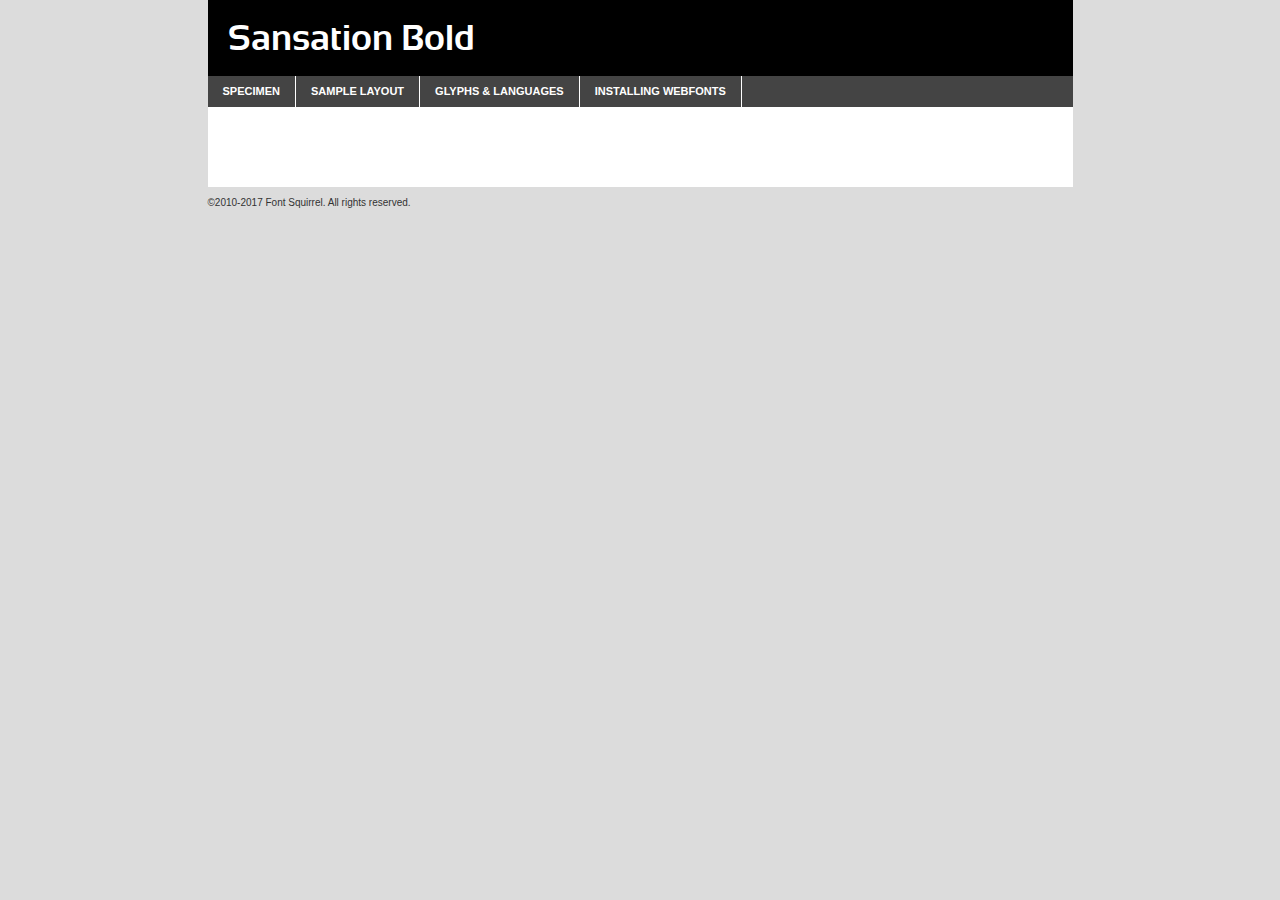
<file: styles/fonts/sansation_bold/sansation_bold-demo.html>
<!DOCTYPE html PUBLIC "-//W3C//DTD XHTML 1.0 Transitional//EN"
	"http://www.w3.org/TR/xhtml1/DTD/xhtml1-transitional.dtd">

<html xmlns="http://www.w3.org/1999/xhtml" xml:lang="en" lang="en">
<head>
	<meta http-equiv="Content-Type" content="text/html; charset=utf-8" />
	<script src="http://ajax.googleapis.com/ajax/libs/jquery/1.7.2/jquery.min.js" type="text/javascript" charset="utf-8"></script>
	<script type="text/javascript">
	(function($){$.fn.easyTabs=function(option){var param=jQuery.extend({fadeSpeed:"fast",defaultContent:1,activeClass:'active'},option);$(this).each(function(){var thisId="#"+this.id;if(param.defaultContent==''){param.defaultContent=1;}
	if(typeof param.defaultContent=="number")
	{var defaultTab=$(thisId+" .tabs li:eq("+(param.defaultContent-1)+") a").attr('href').substr(1);}else{var defaultTab=param.defaultContent;}
	$(thisId+" .tabs li a").each(function(){var tabToHide=$(this).attr('href').substr(1);$("#"+tabToHide).addClass('easytabs-tab-content');});hideAll();changeContent(defaultTab);function hideAll(){$(thisId+" .easytabs-tab-content").hide();}
	function changeContent(tabId){hideAll();$(thisId+" .tabs li").removeClass(param.activeClass);$(thisId+" .tabs li a[href=#"+tabId+"]").closest('li').addClass(param.activeClass);if(param.fadeSpeed!="none")
	{$(thisId+" #"+tabId).fadeIn(param.fadeSpeed);}else{$(thisId+" #"+tabId).show();}}
	$(thisId+" .tabs li").click(function(){var tabId=$(this).find('a').attr('href').substr(1);changeContent(tabId);return false;});});}})(jQuery);
	</script>
	<link rel="stylesheet" href="specimen_files/specimen_stylesheet.css" type="text/css" charset="utf-8" />
	<link rel="stylesheet" href="stylesheet.css" type="text/css" charset="utf-8" />

	<style type="text/css">
					body{
				font-family: 'sansationbold';
							}
		</style>

	<title>Sansation Bold Specimen</title>
	
	
	<script type="text/javascript" charset="utf-8">
		$(document).ready(function() {
			$('#container').easyTabs({defaultContent:1});
		});
	</script>
</head>

<body>
<div id="container">
	<div id="header">
		Sansation Bold	</div>
	<ul class="tabs">
		<li><a href="#specimen">Specimen</a></li>
		<li><a href="#layout">Sample Layout</a></li>
				<li><a href="#glyphs">Glyphs &amp; Languages</a></li>
		<li><a href="#installing">Installing Webfonts</a></li>
		
	</ul>
	
	<div id="main_content">

		
			<div id="specimen">
		
				<div class="section">
					<div class="grid12 firstcol">
						<div class="huge">AaBb</div>
					</div>
				</div>
		
				<div class="section">
					<div class="glyph_range">A&#x200B;B&#x200b;C&#x200b;D&#x200b;E&#x200b;F&#x200b;G&#x200b;H&#x200b;I&#x200b;J&#x200b;K&#x200b;L&#x200b;M&#x200b;N&#x200b;O&#x200b;P&#x200b;Q&#x200b;R&#x200b;S&#x200b;T&#x200b;U&#x200b;V&#x200b;W&#x200b;X&#x200b;Y&#x200b;Z&#x200b;a&#x200b;b&#x200b;c&#x200b;d&#x200b;e&#x200b;f&#x200b;g&#x200b;h&#x200b;i&#x200b;j&#x200b;k&#x200b;l&#x200b;m&#x200b;n&#x200b;o&#x200b;p&#x200b;q&#x200b;r&#x200b;s&#x200b;t&#x200b;u&#x200b;v&#x200b;w&#x200b;x&#x200b;y&#x200b;z&#x200b;1&#x200b;2&#x200b;3&#x200b;4&#x200b;5&#x200b;6&#x200b;7&#x200b;8&#x200b;9&#x200b;0&#x200b;&amp;&#x200b;.&#x200b;,&#x200b;?&#x200b;!&#x200b;&#64;&#x200b;(&#x200b;)&#x200b;#&#x200b;$&#x200b;%&#x200b;*&#x200b;+&#x200b;-&#x200b;=&#x200b;:&#x200b;;</div>
				</div>
				<div class="section">
					<div class="grid12 firstcol">
						<table class="sample_table">
							<tr><td>10</td><td class="size10">abcdefghijklmnopqrstuvwxyzABCDEFGHIJKLMNOPQRSTUVWXYZ0123456789abcdefghijklmnopqrstuvwxyzABCDEFGHIJKLMNOPQRSTUVWXYZ0123456789abcdefghijklmnopqrstuvwxyzABCDEFGHIJKLMNOPQRSTUVWXYZ</td></tr>
							<tr><td>11</td><td class="size11">abcdefghijklmnopqrstuvwxyzABCDEFGHIJKLMNOPQRSTUVWXYZ0123456789abcdefghijklmnopqrstuvwxyzABCDEFGHIJKLMNOPQRSTUVWXYZ0123456789abcdefghijklmnopqrstuvwxyzABCDEFGHIJKLMNOPQRSTUVWXYZ</td></tr>
							<tr><td>12</td><td class="size12">abcdefghijklmnopqrstuvwxyzABCDEFGHIJKLMNOPQRSTUVWXYZ0123456789abcdefghijklmnopqrstuvwxyzABCDEFGHIJKLMNOPQRSTUVWXYZ0123456789abcdefghijklmnopqrstuvwxyzABCDEFGHIJKLMNOPQRSTUVWXYZ</td></tr>
							<tr><td>13</td><td class="size13">abcdefghijklmnopqrstuvwxyzABCDEFGHIJKLMNOPQRSTUVWXYZ0123456789abcdefghijklmnopqrstuvwxyzABCDEFGHIJKLMNOPQRSTUVWXYZ0123456789abcdefghijklmnopqrstuvwxyzABCDEFGHIJKLMNOPQRSTUVWXYZ</td></tr>
							<tr><td>14</td><td class="size14">abcdefghijklmnopqrstuvwxyzABCDEFGHIJKLMNOPQRSTUVWXYZ0123456789abcdefghijklmnopqrstuvwxyzABCDEFGHIJKLMNOPQRSTUVWXYZ0123456789abcdefghijklmnopqrstuvwxyzABCDEFGHIJKLMNOPQRSTUVWXYZ</td></tr>
							<tr><td>16</td><td class="size16">abcdefghijklmnopqrstuvwxyzABCDEFGHIJKLMNOPQRSTUVWXYZ0123456789abcdefghijklmnopqrstuvwxyzABCDEFGHIJKLMNOPQRSTUVWXYZ</td></tr>
							<tr><td>18</td><td class="size18">abcdefghijklmnopqrstuvwxyzABCDEFGHIJKLMNOPQRSTUVWXYZ0123456789abcdefghijklmnopqrstuvwxyzABCDEFGHIJKLMNOPQRSTUVWXYZ</td></tr>
							<tr><td>20</td><td class="size20">abcdefghijklmnopqrstuvwxyzABCDEFGHIJKLMNOPQRSTUVWXYZ0123456789abcdefghijklmnopqrstuvwxyzABCDEFGHIJKLMNOPQRSTUVWXYZ</td></tr>
							<tr><td>24</td><td class="size24">abcdefghijklmnopqrstuvwxyzABCDEFGHIJKLMNOPQRSTUVWXYZ0123456789abcdefghijklmnopqrstuvwxyzABCDEFGHIJKLMNOPQRSTUVWXYZ</td></tr>
							<tr><td>30</td><td class="size30">abcdefghijklmnopqrstuvwxyzABCDEFGHIJKLMNOPQRSTUVWXYZ0123456789abcdefghijklmnopqrstuvwxyzABCDEFGHIJKLMNOPQRSTUVWXYZ</td></tr>
							<tr><td>36</td><td class="size36">abcdefghijklmnopqrstuvwxyzABCDEFGHIJKLMNOPQRSTUVWXYZ0123456789abcdefghijklmnopqrstuvwxyzABCDEFGHIJKLMNOPQRSTUVWXYZ</td></tr>
							<tr><td>48</td><td class="size48">abcdefghijklmnopqrstuvwxyzABCDEFGHIJKLMNOPQRSTUVWXYZ0123456789abcdefghijklmnopqrstuvwxyzABCDEFGHIJKLMNOPQRSTUVWXYZ</td></tr>
							<tr><td>60</td><td class="size60">abcdefghijklmnopqrstuvwxyzABCDEFGHIJKLMNOPQRSTUVWXYZ0123456789abcdefghijklmnopqrstuvwxyzABCDEFGHIJKLMNOPQRSTUVWXYZ</td></tr>
							<tr><td>72</td><td class="size72">abcdefghijklmnopqrstuvwxyzABCDEFGHIJKLMNOPQRSTUVWXYZ0123456789abcdefghijklmnopqrstuvwxyzABCDEFGHIJKLMNOPQRSTUVWXYZ</td></tr>
							<tr><td>90</td><td class="size90">abcdefghijklmnopqrstuvwxyzABCDEFGHIJKLMNOPQRSTUVWXYZ0123456789abcdefghijklmnopqrstuvwxyzABCDEFGHIJKLMNOPQRSTUVWXYZ</td></tr>
						</table>
				
					</div>
			
				</div>
		
		
		
								<div class="section" id="bodycomparison">


										<div id="xheight">
				<div class="fontbody">&#x25FC;&#x25FC;&#x25FC;&#x25FC;&#x25FC;&#x25FC;&#x25FC;&#x25FC;&#x25FC;&#x25FC;&#x25FC;&#x25FC;&#x25FC;&#x25FC;&#x25FC;&#x25FC;&#x25FC;&#x25FC;&#x25FC;&#x25FC;&#x25FC;&#x25FC;&#x25FC;&#x25FC;&#x25FC;&#x25FC;&#x25FC;&#x25FC;&#x25FC;&#x25FC;&#x25FC;&#x25FC;&#x25FC;&#x25FC;&#x25FC;&#x25FC;&#x25FC;&#x25FC;&#x25FC;&#x25FC;&#x25FC;&#x25FC;&#x25FC;&#x25FC;&#x25FC;&#x25FC;&#x25FC;&#x25FC;&#x25FC;&#x25FC;&#x25FC;&#x25FC;&#x25FC;&#x25FC;&#x25FC;&#x25FC;&#x25FC;&#x25FC;&#x25FC;&#x25FC;&#x25FC;&#x25FC;&#x25FC;&#x25FC;&#x25FC;&#x25FC;&#x25FC;&#x25FC;&#x25FC;&#x25FC;&#x25FC;&#x25FC;&#x25FC;&#x25FC;&#x25FC;&#x25FC;&#x25FC;&#x25FC;&#x25FC;&#x25FC;&#x25FC;&#x25FC;&#x25FC;&#x25FC;&#x25FC;&#x25FC;&#x25FC;&#x25FC;&#x25FC;&#x25FC;&#x25FC;&#x25FC;&#x25FC;&#x25FC;&#x25FC;&#x25FC;&#x25FC;&#x25FC;&#x25FC;body</div><div class="arialbody">body</div><div class="verdanabody">body</div><div class="georgiabody">body</div></div>
										<div class="fontbody" style="z-index:1">
											body<span>Sansation Bold</span>
										</div>
										<div class="arialbody" style="z-index:1">
											body<span>Arial</span>
										</div>
										<div class="verdanabody" style="z-index:1">
											body<span>Verdana</span>
										</div>
										<div class="georgiabody" style="z-index:1">
											body<span>Georgia</span>
										</div>



								</div>
		
		
				<div class="section psample psample_row1" id="">
					
					<div class="grid2 firstcol">
						<p class="size10"><span>10.</span>Aenean lacinia bibendum nulla sed consectetur. Fusce dapibus, tellus ac cursus commodo, tortor mauris condimentum nibh, ut fermentum massa justo sit amet risus. Nullam id dolor id nibh ultricies vehicula ut id elit. Cum sociis natoque penatibus et magnis dis parturient montes, nascetur ridiculus mus. Nulla vitae elit libero, a pharetra augue.</p>
			
					</div>
					<div class="grid3">
						<p class="size11"><span>11.</span>Aenean lacinia bibendum nulla sed consectetur. Fusce dapibus, tellus ac cursus commodo, tortor mauris condimentum nibh, ut fermentum massa justo sit amet risus. Nullam id dolor id nibh ultricies vehicula ut id elit. Cum sociis natoque penatibus et magnis dis parturient montes, nascetur ridiculus mus. Nulla vitae elit libero, a pharetra augue.</p>
			
					</div>
					<div class="grid3">
						<p class="size12"><span>12.</span>Aenean lacinia bibendum nulla sed consectetur. Fusce dapibus, tellus ac cursus commodo, tortor mauris condimentum nibh, ut fermentum massa justo sit amet risus. Nullam id dolor id nibh ultricies vehicula ut id elit. Cum sociis natoque penatibus et magnis dis parturient montes, nascetur ridiculus mus. Nulla vitae elit libero, a pharetra augue.</p>
			
					</div>
					<div class="grid4">
						<p class="size13"><span>13.</span>Aenean lacinia bibendum nulla sed consectetur. Fusce dapibus, tellus ac cursus commodo, tortor mauris condimentum nibh, ut fermentum massa justo sit amet risus. Nullam id dolor id nibh ultricies vehicula ut id elit. Cum sociis natoque penatibus et magnis dis parturient montes, nascetur ridiculus mus. Nulla vitae elit libero, a pharetra augue.</p>
			
					</div>
					<div class="white_blend"></div>
					
				</div>
				<div class="section psample psample_row2" id="">
					<div class="grid3 firstcol">
						<p class="size14"><span>14.</span>Aenean lacinia bibendum nulla sed consectetur. Fusce dapibus, tellus ac cursus commodo, tortor mauris condimentum nibh, ut fermentum massa justo sit amet risus. Nullam id dolor id nibh ultricies vehicula ut id elit. Cum sociis natoque penatibus et magnis dis parturient montes, nascetur ridiculus mus. Nulla vitae elit libero, a pharetra augue.</p>
			
					</div>
					<div class="grid4">
						<p class="size16"><span>16.</span>Aenean lacinia bibendum nulla sed consectetur. Fusce dapibus, tellus ac cursus commodo, tortor mauris condimentum nibh, ut fermentum massa justo sit amet risus. Nullam id dolor id nibh ultricies vehicula ut id elit. Cum sociis natoque penatibus et magnis dis parturient montes, nascetur ridiculus mus. Nulla vitae elit libero, a pharetra augue.</p>
			
					</div>
					<div class="grid5">
						<p class="size18"><span>18.</span>Aenean lacinia bibendum nulla sed consectetur. Fusce dapibus, tellus ac cursus commodo, tortor mauris condimentum nibh, ut fermentum massa justo sit amet risus. Nullam id dolor id nibh ultricies vehicula ut id elit. Cum sociis natoque penatibus et magnis dis parturient montes, nascetur ridiculus mus. Nulla vitae elit libero, a pharetra augue.</p>
			
					</div>

					<div class="white_blend"></div>

				</div>
				
				<div class="section psample psample_row3" id="">
					<div class="grid5 firstcol">
						<p class="size20"><span>20.</span>Aenean lacinia bibendum nulla sed consectetur. Fusce dapibus, tellus ac cursus commodo, tortor mauris condimentum nibh, ut fermentum massa justo sit amet risus. Nullam id dolor id nibh ultricies vehicula ut id elit. Cum sociis natoque penatibus et magnis dis parturient montes, nascetur ridiculus mus. Nulla vitae elit libero, a pharetra augue.</p>
					</div>
					<div class="grid7">
						<p class="size24"><span>24.</span>Aenean lacinia bibendum nulla sed consectetur. Fusce dapibus, tellus ac cursus commodo, tortor mauris condimentum nibh, ut fermentum massa justo sit amet risus. Nullam id dolor id nibh ultricies vehicula ut id elit. Cum sociis natoque penatibus et magnis dis parturient montes, nascetur ridiculus mus. Nulla vitae elit libero, a pharetra augue.</p>
					</div>
					
					<div class="white_blend"></div>
					
				</div>
				
				<div class="section psample psample_row4" id="">
					<div class="grid12 firstcol">
						<p class="size30"><span>30.</span>Aenean lacinia bibendum nulla sed consectetur. Fusce dapibus, tellus ac cursus commodo, tortor mauris condimentum nibh, ut fermentum massa justo sit amet risus. Nullam id dolor id nibh ultricies vehicula ut id elit. Cum sociis natoque penatibus et magnis dis parturient montes, nascetur ridiculus mus. Nulla vitae elit libero, a pharetra augue.</p>
					</div>
					<div class="white_blend"></div>
					
				</div>
				
				
				
				<div class="section psample psample_row1 fullreverse">
					<div class="grid2 firstcol">
						<p class="size10"><span>10.</span>Aenean lacinia bibendum nulla sed consectetur. Fusce dapibus, tellus ac cursus commodo, tortor mauris condimentum nibh, ut fermentum massa justo sit amet risus. Nullam id dolor id nibh ultricies vehicula ut id elit. Cum sociis natoque penatibus et magnis dis parturient montes, nascetur ridiculus mus. Nulla vitae elit libero, a pharetra augue.</p>
			
					</div>
					<div class="grid3">
						<p class="size11"><span>11.</span>Aenean lacinia bibendum nulla sed consectetur. Fusce dapibus, tellus ac cursus commodo, tortor mauris condimentum nibh, ut fermentum massa justo sit amet risus. Nullam id dolor id nibh ultricies vehicula ut id elit. Cum sociis natoque penatibus et magnis dis parturient montes, nascetur ridiculus mus. Nulla vitae elit libero, a pharetra augue.</p>
			
					</div>
					<div class="grid3">
						<p class="size12"><span>12.</span>Aenean lacinia bibendum nulla sed consectetur. Fusce dapibus, tellus ac cursus commodo, tortor mauris condimentum nibh, ut fermentum massa justo sit amet risus. Nullam id dolor id nibh ultricies vehicula ut id elit. Cum sociis natoque penatibus et magnis dis parturient montes, nascetur ridiculus mus. Nulla vitae elit libero, a pharetra augue.</p>
			
					</div>
					<div class="grid4">
						<p class="size13"><span>13.</span>Aenean lacinia bibendum nulla sed consectetur. Fusce dapibus, tellus ac cursus commodo, tortor mauris condimentum nibh, ut fermentum massa justo sit amet risus. Nullam id dolor id nibh ultricies vehicula ut id elit. Cum sociis natoque penatibus et magnis dis parturient montes, nascetur ridiculus mus. Nulla vitae elit libero, a pharetra augue.</p>
			
					</div>
					<div class="black_blend"></div>
					
				</div>
				
				<div class="section psample psample_row2 fullreverse">
					<div class="grid3 firstcol">
						<p class="size14"><span>14.</span>Aenean lacinia bibendum nulla sed consectetur. Fusce dapibus, tellus ac cursus commodo, tortor mauris condimentum nibh, ut fermentum massa justo sit amet risus. Nullam id dolor id nibh ultricies vehicula ut id elit. Cum sociis natoque penatibus et magnis dis parturient montes, nascetur ridiculus mus. Nulla vitae elit libero, a pharetra augue.</p>
			
					</div>
					<div class="grid4">
						<p class="size16"><span>16.</span>Aenean lacinia bibendum nulla sed consectetur. Fusce dapibus, tellus ac cursus commodo, tortor mauris condimentum nibh, ut fermentum massa justo sit amet risus. Nullam id dolor id nibh ultricies vehicula ut id elit. Cum sociis natoque penatibus et magnis dis parturient montes, nascetur ridiculus mus. Nulla vitae elit libero, a pharetra augue.</p>
			
					</div>
					<div class="grid5">
						<p class="size18"><span>18.</span>Aenean lacinia bibendum nulla sed consectetur. Fusce dapibus, tellus ac cursus commodo, tortor mauris condimentum nibh, ut fermentum massa justo sit amet risus. Nullam id dolor id nibh ultricies vehicula ut id elit. Cum sociis natoque penatibus et magnis dis parturient montes, nascetur ridiculus mus. Nulla vitae elit libero, a pharetra augue.</p>
			
					</div>
					<div class="black_blend"></div>

				</div>
				
				<div class="section psample fullreverse psample_row3" id="">
					<div class="grid5 firstcol">
						<p class="size20"><span>20.</span>Aenean lacinia bibendum nulla sed consectetur. Fusce dapibus, tellus ac cursus commodo, tortor mauris condimentum nibh, ut fermentum massa justo sit amet risus. Nullam id dolor id nibh ultricies vehicula ut id elit. Cum sociis natoque penatibus et magnis dis parturient montes, nascetur ridiculus mus. Nulla vitae elit libero, a pharetra augue.</p>
					</div>
					<div class="grid7">
						<p class="size24"><span>24.</span>Aenean lacinia bibendum nulla sed consectetur. Fusce dapibus, tellus ac cursus commodo, tortor mauris condimentum nibh, ut fermentum massa justo sit amet risus. Nullam id dolor id nibh ultricies vehicula ut id elit. Cum sociis natoque penatibus et magnis dis parturient montes, nascetur ridiculus mus. Nulla vitae elit libero, a pharetra augue.</p>
					</div>
					
					<div class="black_blend"></div>
					
				</div>
				
				<div class="section psample fullreverse psample_row4" id="" style="border-bottom: 20px #000 solid;">
					<div class="grid12 firstcol">
						<p class="size30"><span>30.</span>Aenean lacinia bibendum nulla sed consectetur. Fusce dapibus, tellus ac cursus commodo, tortor mauris condimentum nibh, ut fermentum massa justo sit amet risus. Nullam id dolor id nibh ultricies vehicula ut id elit. Cum sociis natoque penatibus et magnis dis parturient montes, nascetur ridiculus mus. Nulla vitae elit libero, a pharetra augue.</p>
					</div>
					<div class="black_blend"></div>
					
				</div>
				
				
				
				
			</div>
			
			<div id="layout">
				
				<div class="section">
					
					<div class="grid12 firstcol">
						<h1>Lorem Ipsum Dolor</h1>
						<h2>Etiam porta sem malesuada magna mollis euismod</h2>
						
						<p class="byline">By <a href="#link">Aenean Lacinia</a></p>
					</div>
				</div>
				<div class="section">
					<div class="grid8 firstcol">
						<p class="large">Donec sed odio dui. Morbi leo risus, porta ac consectetur ac, vestibulum at eros. Fusce dapibus, tellus ac cursus commodo, tortor mauris condimentum nibh, ut fermentum massa justo sit amet risus. </p>

						
						<h3>Pellentesque ornare sem</h3>

						<p>Maecenas sed diam eget risus varius blandit sit amet non magna. Maecenas faucibus mollis interdum. Donec ullamcorper nulla non metus auctor fringilla. Nullam id dolor id nibh ultricies vehicula ut id elit. Nullam id dolor id nibh ultricies vehicula ut id elit. </p>

						<p>Aenean eu leo quam. Pellentesque ornare sem lacinia quam venenatis vestibulum. Lorem ipsum dolor sit amet, consectetur adipiscing elit. Cum sociis natoque penatibus et magnis dis parturient montes, nascetur ridiculus mus. </p>

						<p>Nulla vitae elit libero, a pharetra augue. Praesent commodo cursus magna, vel scelerisque nisl consectetur et. Aenean lacinia bibendum nulla sed consectetur. </p>

						<p>Nullam quis risus eget urna mollis ornare vel eu leo. Nullam quis risus eget urna mollis ornare vel eu leo. Maecenas sed diam eget risus varius blandit sit amet non magna. Donec ullamcorper nulla non metus auctor fringilla. </p>

						<h3>Cras mattis consectetur</h3>

						<p>Aenean eu leo quam. Pellentesque ornare sem lacinia quam venenatis vestibulum. Aenean lacinia bibendum nulla sed consectetur. Integer posuere erat a ante venenatis dapibus posuere velit aliquet. Cras mattis consectetur purus sit amet fermentum. </p>

						<p>Nullam id dolor id nibh ultricies vehicula ut id elit. Nullam quis risus eget urna mollis ornare vel eu leo. Cras mattis consectetur purus sit amet fermentum.</p>
					</div>
					
					<div class="grid4 sidebar">
						
						<div class="box reverse">
							<p class="last">Nullam quis risus eget urna mollis ornare vel eu leo. Donec ullamcorper nulla non metus auctor fringilla. Cras mattis consectetur purus sit amet fermentum. Sed posuere consectetur est at lobortis. Lorem ipsum dolor sit amet, consectetur adipiscing elit. </p>
						</div>
						
						<p class="caption">Maecenas sed diam eget risus varius.</p>

						<p>Vestibulum id ligula porta felis euismod semper. Integer posuere erat a ante venenatis dapibus posuere velit aliquet. Vestibulum id ligula porta felis euismod semper. Sed posuere consectetur est at lobortis. Maecenas sed diam eget risus varius blandit sit amet non magna. Fusce dapibus, tellus ac cursus commodo, tortor mauris condimentum nibh, ut fermentum massa justo sit amet risus. </p>

					

						<p>Duis mollis, est non commodo luctus, nisi erat porttitor ligula, eget lacinia odio sem nec elit. Aenean lacinia bibendum nulla sed consectetur. Vivamus sagittis lacus vel augue laoreet rutrum faucibus dolor auctor. Aenean lacinia bibendum nulla sed consectetur. Nullam quis risus eget urna mollis ornare vel eu leo. </p>

						<p>Praesent commodo cursus magna, vel scelerisque nisl consectetur et. Donec ullamcorper nulla non metus auctor fringilla. Maecenas faucibus mollis interdum. Fusce dapibus, tellus ac cursus commodo, tortor mauris condimentum nibh, ut fermentum massa justo sit amet risus. </p>

					</div>
				</div>
				
			</div>


			



		<div id="glyphs">
			<div class="section">
				<div class="grid12 firstcol">
			
				<h1>Language Support</h1>
				<p>The subset of Sansation Bold in this kit supports the following languages:<br />
			
					Albanian, Basque, Breton, Chamorro, Danish, Dutch, English, Faroese, Finnish, French, Frisian, Galician, German, Icelandic, Italian, Malagasy, Norwegian, Portuguese, Spanish, Swedish, Alsatian, Aragonese, Arapaho, Arrernte, Asturian, Aymara, Bislama, Cebuano, Corsican, Fijian, French_creole, Genoese, Gilbertese, Greenlandic, Haitian_creole, Hiligaynon, Hmong, Hopi, Ibanag, Iloko_ilokano, Indonesian, Interglossa_glosa, Interlingua, Irish_gaelic, Jerriais, Lojban, Lombard, Luxembourgeois, Manx, Mohawk, Norfolk_pitcairnese, Occitan, Oromo, Pangasinan, Papiamento, Piedmontese, Potawatomi, Rhaeto-romance, Romansh, Rotokas, Sami_lule, Samoan, Sardinian, Scots_gaelic, Seychelles_creole, Shona, Sicilian, Somali, Southern_ndebele, Swahili, Swati_swazi, Tagalog_filipino_pilipino, Tetum, Tok_pisin, Uyghur_latinized, Volapuk, Walloon, Warlpiri, Xhosa, Yapese, Zulu, Latinbasic, Ubasic, Demo				</p>
				<h1>Glyph Chart</h1>
				<p>The subset of Sansation Bold in this kit includes all the glyphs listed below. Unicode entities are included above each glyph to help you insert individual characters into your layout.</p>
				<div id="glyph_chart">
			
																				 <div><p>&amp;#13;</p>&#13;</div>
																				 <div><p>&amp;#32;</p>&#32;</div>
																				 <div><p>&amp;#33;</p>&#33;</div>
																				 <div><p>&amp;#34;</p>&#34;</div>
																				 <div><p>&amp;#35;</p>&#35;</div>
																				 <div><p>&amp;#36;</p>&#36;</div>
																				 <div><p>&amp;#37;</p>&#37;</div>
																				 <div><p>&amp;#38;</p>&#38;</div>
																				 <div><p>&amp;#39;</p>&#39;</div>
																				 <div><p>&amp;#40;</p>&#40;</div>
																				 <div><p>&amp;#41;</p>&#41;</div>
																				 <div><p>&amp;#42;</p>&#42;</div>
																				 <div><p>&amp;#43;</p>&#43;</div>
																				 <div><p>&amp;#44;</p>&#44;</div>
																				 <div><p>&amp;#45;</p>&#45;</div>
																				 <div><p>&amp;#46;</p>&#46;</div>
																				 <div><p>&amp;#47;</p>&#47;</div>
																				 <div><p>&amp;#48;</p>&#48;</div>
																				 <div><p>&amp;#49;</p>&#49;</div>
																				 <div><p>&amp;#50;</p>&#50;</div>
																				 <div><p>&amp;#51;</p>&#51;</div>
																				 <div><p>&amp;#52;</p>&#52;</div>
																				 <div><p>&amp;#53;</p>&#53;</div>
																				 <div><p>&amp;#54;</p>&#54;</div>
																				 <div><p>&amp;#55;</p>&#55;</div>
																				 <div><p>&amp;#56;</p>&#56;</div>
																				 <div><p>&amp;#57;</p>&#57;</div>
																				 <div><p>&amp;#58;</p>&#58;</div>
																				 <div><p>&amp;#59;</p>&#59;</div>
																				 <div><p>&amp;#60;</p>&#60;</div>
																				 <div><p>&amp;#61;</p>&#61;</div>
																				 <div><p>&amp;#62;</p>&#62;</div>
																				 <div><p>&amp;#63;</p>&#63;</div>
																				 <div><p>&amp;#64;</p>&#64;</div>
																				 <div><p>&amp;#65;</p>&#65;</div>
																				 <div><p>&amp;#66;</p>&#66;</div>
																				 <div><p>&amp;#67;</p>&#67;</div>
																				 <div><p>&amp;#68;</p>&#68;</div>
																				 <div><p>&amp;#69;</p>&#69;</div>
																				 <div><p>&amp;#70;</p>&#70;</div>
																				 <div><p>&amp;#71;</p>&#71;</div>
																				 <div><p>&amp;#72;</p>&#72;</div>
																				 <div><p>&amp;#73;</p>&#73;</div>
																				 <div><p>&amp;#74;</p>&#74;</div>
																				 <div><p>&amp;#75;</p>&#75;</div>
																				 <div><p>&amp;#76;</p>&#76;</div>
																				 <div><p>&amp;#77;</p>&#77;</div>
																				 <div><p>&amp;#78;</p>&#78;</div>
																				 <div><p>&amp;#79;</p>&#79;</div>
																				 <div><p>&amp;#80;</p>&#80;</div>
																				 <div><p>&amp;#81;</p>&#81;</div>
																				 <div><p>&amp;#82;</p>&#82;</div>
																				 <div><p>&amp;#83;</p>&#83;</div>
																				 <div><p>&amp;#84;</p>&#84;</div>
																				 <div><p>&amp;#85;</p>&#85;</div>
																				 <div><p>&amp;#86;</p>&#86;</div>
																				 <div><p>&amp;#87;</p>&#87;</div>
																				 <div><p>&amp;#88;</p>&#88;</div>
																				 <div><p>&amp;#89;</p>&#89;</div>
																				 <div><p>&amp;#90;</p>&#90;</div>
																				 <div><p>&amp;#91;</p>&#91;</div>
																				 <div><p>&amp;#92;</p>&#92;</div>
																				 <div><p>&amp;#93;</p>&#93;</div>
																				 <div><p>&amp;#94;</p>&#94;</div>
																				 <div><p>&amp;#95;</p>&#95;</div>
																				 <div><p>&amp;#96;</p>&#96;</div>
																				 <div><p>&amp;#97;</p>&#97;</div>
																				 <div><p>&amp;#98;</p>&#98;</div>
																				 <div><p>&amp;#99;</p>&#99;</div>
																				 <div><p>&amp;#100;</p>&#100;</div>
																				 <div><p>&amp;#101;</p>&#101;</div>
																				 <div><p>&amp;#102;</p>&#102;</div>
																				 <div><p>&amp;#103;</p>&#103;</div>
																				 <div><p>&amp;#104;</p>&#104;</div>
																				 <div><p>&amp;#105;</p>&#105;</div>
																				 <div><p>&amp;#106;</p>&#106;</div>
																				 <div><p>&amp;#107;</p>&#107;</div>
																				 <div><p>&amp;#108;</p>&#108;</div>
																				 <div><p>&amp;#109;</p>&#109;</div>
																				 <div><p>&amp;#110;</p>&#110;</div>
																				 <div><p>&amp;#111;</p>&#111;</div>
																				 <div><p>&amp;#112;</p>&#112;</div>
																				 <div><p>&amp;#113;</p>&#113;</div>
																				 <div><p>&amp;#114;</p>&#114;</div>
																				 <div><p>&amp;#115;</p>&#115;</div>
																				 <div><p>&amp;#116;</p>&#116;</div>
																				 <div><p>&amp;#117;</p>&#117;</div>
																				 <div><p>&amp;#118;</p>&#118;</div>
																				 <div><p>&amp;#119;</p>&#119;</div>
																				 <div><p>&amp;#120;</p>&#120;</div>
																				 <div><p>&amp;#121;</p>&#121;</div>
																				 <div><p>&amp;#122;</p>&#122;</div>
																				 <div><p>&amp;#123;</p>&#123;</div>
																				 <div><p>&amp;#124;</p>&#124;</div>
																				 <div><p>&amp;#125;</p>&#125;</div>
																				 <div><p>&amp;#126;</p>&#126;</div>
																				 <div><p>&amp;#160;</p>&#160;</div>
																				 <div><p>&amp;#161;</p>&#161;</div>
																				 <div><p>&amp;#162;</p>&#162;</div>
																				 <div><p>&amp;#163;</p>&#163;</div>
																				 <div><p>&amp;#164;</p>&#164;</div>
																				 <div><p>&amp;#165;</p>&#165;</div>
																				 <div><p>&amp;#166;</p>&#166;</div>
																				 <div><p>&amp;#167;</p>&#167;</div>
																				 <div><p>&amp;#168;</p>&#168;</div>
																				 <div><p>&amp;#169;</p>&#169;</div>
																				 <div><p>&amp;#170;</p>&#170;</div>
																				 <div><p>&amp;#171;</p>&#171;</div>
																				 <div><p>&amp;#172;</p>&#172;</div>
																				 <div><p>&amp;#173;</p>&#173;</div>
																				 <div><p>&amp;#174;</p>&#174;</div>
																				 <div><p>&amp;#175;</p>&#175;</div>
																				 <div><p>&amp;#176;</p>&#176;</div>
																				 <div><p>&amp;#177;</p>&#177;</div>
																				 <div><p>&amp;#178;</p>&#178;</div>
																				 <div><p>&amp;#179;</p>&#179;</div>
																				 <div><p>&amp;#180;</p>&#180;</div>
																				 <div><p>&amp;#181;</p>&#181;</div>
																				 <div><p>&amp;#182;</p>&#182;</div>
																				 <div><p>&amp;#183;</p>&#183;</div>
																				 <div><p>&amp;#184;</p>&#184;</div>
																				 <div><p>&amp;#185;</p>&#185;</div>
																				 <div><p>&amp;#186;</p>&#186;</div>
																				 <div><p>&amp;#187;</p>&#187;</div>
																				 <div><p>&amp;#188;</p>&#188;</div>
																				 <div><p>&amp;#189;</p>&#189;</div>
																				 <div><p>&amp;#190;</p>&#190;</div>
																				 <div><p>&amp;#191;</p>&#191;</div>
																				 <div><p>&amp;#192;</p>&#192;</div>
																				 <div><p>&amp;#193;</p>&#193;</div>
																				 <div><p>&amp;#194;</p>&#194;</div>
																				 <div><p>&amp;#195;</p>&#195;</div>
																				 <div><p>&amp;#196;</p>&#196;</div>
																				 <div><p>&amp;#197;</p>&#197;</div>
																				 <div><p>&amp;#198;</p>&#198;</div>
																				 <div><p>&amp;#199;</p>&#199;</div>
																				 <div><p>&amp;#200;</p>&#200;</div>
																				 <div><p>&amp;#201;</p>&#201;</div>
																				 <div><p>&amp;#202;</p>&#202;</div>
																				 <div><p>&amp;#203;</p>&#203;</div>
																				 <div><p>&amp;#204;</p>&#204;</div>
																				 <div><p>&amp;#205;</p>&#205;</div>
																				 <div><p>&amp;#206;</p>&#206;</div>
																				 <div><p>&amp;#207;</p>&#207;</div>
																				 <div><p>&amp;#208;</p>&#208;</div>
																				 <div><p>&amp;#209;</p>&#209;</div>
																				 <div><p>&amp;#210;</p>&#210;</div>
																				 <div><p>&amp;#211;</p>&#211;</div>
																				 <div><p>&amp;#212;</p>&#212;</div>
																				 <div><p>&amp;#213;</p>&#213;</div>
																				 <div><p>&amp;#214;</p>&#214;</div>
																				 <div><p>&amp;#215;</p>&#215;</div>
																				 <div><p>&amp;#216;</p>&#216;</div>
																				 <div><p>&amp;#217;</p>&#217;</div>
																				 <div><p>&amp;#218;</p>&#218;</div>
																				 <div><p>&amp;#219;</p>&#219;</div>
																				 <div><p>&amp;#220;</p>&#220;</div>
																				 <div><p>&amp;#221;</p>&#221;</div>
																				 <div><p>&amp;#222;</p>&#222;</div>
																				 <div><p>&amp;#223;</p>&#223;</div>
																				 <div><p>&amp;#224;</p>&#224;</div>
																				 <div><p>&amp;#225;</p>&#225;</div>
																				 <div><p>&amp;#226;</p>&#226;</div>
																				 <div><p>&amp;#227;</p>&#227;</div>
																				 <div><p>&amp;#228;</p>&#228;</div>
																				 <div><p>&amp;#229;</p>&#229;</div>
																				 <div><p>&amp;#230;</p>&#230;</div>
																				 <div><p>&amp;#231;</p>&#231;</div>
																				 <div><p>&amp;#232;</p>&#232;</div>
																				 <div><p>&amp;#233;</p>&#233;</div>
																				 <div><p>&amp;#234;</p>&#234;</div>
																				 <div><p>&amp;#235;</p>&#235;</div>
																				 <div><p>&amp;#236;</p>&#236;</div>
																				 <div><p>&amp;#237;</p>&#237;</div>
																				 <div><p>&amp;#238;</p>&#238;</div>
																				 <div><p>&amp;#239;</p>&#239;</div>
																				 <div><p>&amp;#240;</p>&#240;</div>
																				 <div><p>&amp;#241;</p>&#241;</div>
																				 <div><p>&amp;#242;</p>&#242;</div>
																				 <div><p>&amp;#243;</p>&#243;</div>
																				 <div><p>&amp;#244;</p>&#244;</div>
																				 <div><p>&amp;#245;</p>&#245;</div>
																				 <div><p>&amp;#246;</p>&#246;</div>
																				 <div><p>&amp;#247;</p>&#247;</div>
																				 <div><p>&amp;#248;</p>&#248;</div>
																				 <div><p>&amp;#249;</p>&#249;</div>
																				 <div><p>&amp;#250;</p>&#250;</div>
																				 <div><p>&amp;#251;</p>&#251;</div>
																				 <div><p>&amp;#252;</p>&#252;</div>
																				 <div><p>&amp;#253;</p>&#253;</div>
																				 <div><p>&amp;#254;</p>&#254;</div>
																				 <div><p>&amp;#255;</p>&#255;</div>
																				 <div><p>&amp;#338;</p>&#338;</div>
																				 <div><p>&amp;#339;</p>&#339;</div>
																				 <div><p>&amp;#376;</p>&#376;</div>
																				 <div><p>&amp;#710;</p>&#710;</div>
																				 <div><p>&amp;#732;</p>&#732;</div>
																				 <div><p>&amp;#8192;</p>&#8192;</div>
																				 <div><p>&amp;#8193;</p>&#8193;</div>
																				 <div><p>&amp;#8194;</p>&#8194;</div>
																				 <div><p>&amp;#8195;</p>&#8195;</div>
																				 <div><p>&amp;#8196;</p>&#8196;</div>
																				 <div><p>&amp;#8197;</p>&#8197;</div>
																				 <div><p>&amp;#8198;</p>&#8198;</div>
																				 <div><p>&amp;#8199;</p>&#8199;</div>
																				 <div><p>&amp;#8200;</p>&#8200;</div>
																				 <div><p>&amp;#8201;</p>&#8201;</div>
																				 <div><p>&amp;#8202;</p>&#8202;</div>
																				 <div><p>&amp;#8208;</p>&#8208;</div>
																				 <div><p>&amp;#8209;</p>&#8209;</div>
																				 <div><p>&amp;#8210;</p>&#8210;</div>
																				 <div><p>&amp;#8211;</p>&#8211;</div>
																				 <div><p>&amp;#8212;</p>&#8212;</div>
																				 <div><p>&amp;#8216;</p>&#8216;</div>
																				 <div><p>&amp;#8217;</p>&#8217;</div>
																				 <div><p>&amp;#8218;</p>&#8218;</div>
																				 <div><p>&amp;#8220;</p>&#8220;</div>
																				 <div><p>&amp;#8221;</p>&#8221;</div>
																				 <div><p>&amp;#8222;</p>&#8222;</div>
																				 <div><p>&amp;#8226;</p>&#8226;</div>
																				 <div><p>&amp;#8230;</p>&#8230;</div>
																				 <div><p>&amp;#8239;</p>&#8239;</div>
																				 <div><p>&amp;#8249;</p>&#8249;</div>
																				 <div><p>&amp;#8250;</p>&#8250;</div>
																				 <div><p>&amp;#8287;</p>&#8287;</div>
																				 <div><p>&amp;#8364;</p>&#8364;</div>
																				 <div><p>&amp;#8482;</p>&#8482;</div>
																				 <div><p>&amp;#9724;</p>&#9724;</div>
																				 <div><p>&amp;#64257;</p>&#64257;</div>
																				 <div><p>&amp;#64258;</p>&#64258;</div>
																																						</div>	
				</div>
		
		
			</div>
		</div>
		
		
		<div id="specs">
			
		</div>
	
		<div id="installing">
			<div class="section">
				<div class="grid7 firstcol">
					<h1>Installing Webfonts</h1>
					
					<p>Webfonts are supported by all major browser platforms but not all in the same way. There are currently four different font formats that must be included in order to target all browsers. This includes TTF, WOFF, EOT and SVG.</p>
					
					<h2>1. Upload your webfonts</h2>
					<p>You must upload your webfont kit to your website. They should be in or near the same directory as your CSS files.</p>
					
					<h2>2. Include the webfont stylesheet</h2>
					<p>A special CSS @font-face declaration helps the various browsers select the appropriate font it needs without causing you a bunch of headaches. Learn more about this syntax by reading the <a href="https://www.fontspring.com/blog/further-hardening-of-the-bulletproof-syntax">Fontspring blog post</a> about it. The code for it is as follows:</p>


<code>
@font-face{ 
	font-family: 'MyWebFont';
	src: url('WebFont.eot');
	src: url('WebFont.eot?#iefix') format('embedded-opentype'),
	     url('WebFont.woff') format('woff'),
	     url('WebFont.ttf') format('truetype'),
	     url('WebFont.svg#webfont') format('svg');
}
</code>

	<p>We've already gone ahead and generated the code for you. All you have to do is link to the stylesheet in your HTML, like this:</p>
	<code>&lt;link rel=&quot;stylesheet&quot; href=&quot;stylesheet.css&quot; type=&quot;text/css&quot; charset=&quot;utf-8&quot; /&gt;</code>

					<h2>3. Modify your own stylesheet</h2>
					<p>To take advantage of your new fonts, you must tell your stylesheet to use them. Look at the original @font-face declaration above and find the property called "font-family." The name linked there will be what you use to reference the font. Prepend that webfont name to the font stack in the "font-family" property, inside the selector you want to change. For example:</p>
<code>p { font-family: 'WebFont', Arial, sans-serif; }</code>

<h2>4. Test</h2>
<p>Getting webfonts to work cross-browser <em>can</em> be tricky. Use the information in the sidebar to help you if you find that fonts aren't loading in a particular browser.</p>
				</div>
				
				<div class="grid5 sidebar">
					<div class="box">
						<h2>Troubleshooting<br />Font-Face Problems</h2>
						<p>Having trouble getting your webfonts to load in your new website? Here are some tips to sort out what might be the problem.</p>

						<h3>Fonts not showing in any browser</h3>

						<p>This sounds like you need to work on the plumbing. You either did not upload the fonts to the correct directory, or you did not link the fonts properly in the CSS. If you've confirmed that all this is correct and you still have a problem, take a look at your .htaccess file and see if requests are getting intercepted.</p>

						<h3>Fonts not loading in iPhone or iPad</h3>

						<p>The most common problem here is that you are serving the fonts from an IIS server. IIS refuses to serve files that have unknown MIME types. If that is the case, you must set the MIME type for SVG to "image/svg+xml" in the server settings. Follow these instructions from Microsoft if you need help.</p>

						<h3>Fonts not loading in Firefox</h3>

						<p>The primary reason for this failure? You are still using a version Firefox older than 3.5. So upgrade already! If that isn't it, then you are very likely serving fonts from a different domain. Firefox requires that all font assets be served from the same domain. Lastly it is possible that you need to add WOFF to your list of MIME types (if you are serving via IIS.)</p>

						<h3>Fonts not loading in IE</h3>

						<p>Are you looking at Internet Explorer on an actual Windows machine or are you cheating by using a service like Adobe BrowserLab? Many of these screenshot services do not render @font-face for IE. Best to test it on a real machine.</p>

						<h3>Fonts not loading in IE9</h3>

						<p>IE9, like Firefox, requires that fonts be served from the same domain as the website. Make sure that is the case.</p>
					</div>
				</div>
			</div>
			
		</div>
	
	</div>
	<div id="footer">
		<p>&copy;2010-2017 Font Squirrel. All rights reserved.</p>
	</div>
</div>
</body>
</html>
</file>
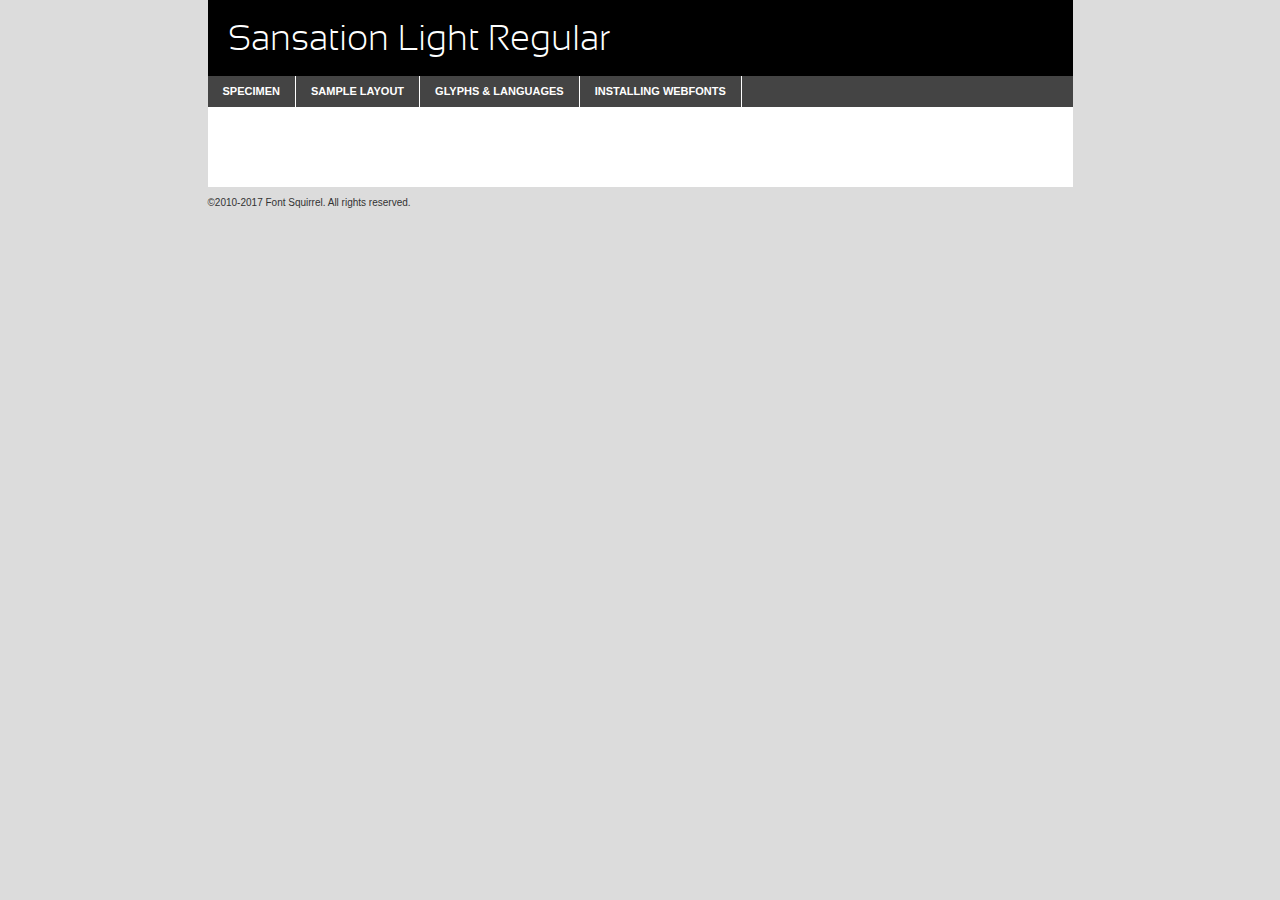
<file: styles/fonts/sansation_light/sansation_light-demo.html>
<!DOCTYPE html PUBLIC "-//W3C//DTD XHTML 1.0 Transitional//EN"
	"http://www.w3.org/TR/xhtml1/DTD/xhtml1-transitional.dtd">

<html xmlns="http://www.w3.org/1999/xhtml" xml:lang="en" lang="en">
<head>
	<meta http-equiv="Content-Type" content="text/html; charset=utf-8" />
	<script src="http://ajax.googleapis.com/ajax/libs/jquery/1.7.2/jquery.min.js" type="text/javascript" charset="utf-8"></script>
	<script type="text/javascript">
	(function($){$.fn.easyTabs=function(option){var param=jQuery.extend({fadeSpeed:"fast",defaultContent:1,activeClass:'active'},option);$(this).each(function(){var thisId="#"+this.id;if(param.defaultContent==''){param.defaultContent=1;}
	if(typeof param.defaultContent=="number")
	{var defaultTab=$(thisId+" .tabs li:eq("+(param.defaultContent-1)+") a").attr('href').substr(1);}else{var defaultTab=param.defaultContent;}
	$(thisId+" .tabs li a").each(function(){var tabToHide=$(this).attr('href').substr(1);$("#"+tabToHide).addClass('easytabs-tab-content');});hideAll();changeContent(defaultTab);function hideAll(){$(thisId+" .easytabs-tab-content").hide();}
	function changeContent(tabId){hideAll();$(thisId+" .tabs li").removeClass(param.activeClass);$(thisId+" .tabs li a[href=#"+tabId+"]").closest('li').addClass(param.activeClass);if(param.fadeSpeed!="none")
	{$(thisId+" #"+tabId).fadeIn(param.fadeSpeed);}else{$(thisId+" #"+tabId).show();}}
	$(thisId+" .tabs li").click(function(){var tabId=$(this).find('a').attr('href').substr(1);changeContent(tabId);return false;});});}})(jQuery);
	</script>
	<link rel="stylesheet" href="specimen_files/specimen_stylesheet.css" type="text/css" charset="utf-8" />
	<link rel="stylesheet" href="stylesheet.css" type="text/css" charset="utf-8" />

	<style type="text/css">
					body{
				font-family: 'sansation_lightregular';
							}
		</style>

	<title>Sansation Light Regular Specimen</title>
	
	
	<script type="text/javascript" charset="utf-8">
		$(document).ready(function() {
			$('#container').easyTabs({defaultContent:1});
		});
	</script>
</head>

<body>
<div id="container">
	<div id="header">
		Sansation Light Regular	</div>
	<ul class="tabs">
		<li><a href="#specimen">Specimen</a></li>
		<li><a href="#layout">Sample Layout</a></li>
				<li><a href="#glyphs">Glyphs &amp; Languages</a></li>
		<li><a href="#installing">Installing Webfonts</a></li>
		
	</ul>
	
	<div id="main_content">

		
			<div id="specimen">
		
				<div class="section">
					<div class="grid12 firstcol">
						<div class="huge">AaBb</div>
					</div>
				</div>
		
				<div class="section">
					<div class="glyph_range">A&#x200B;B&#x200b;C&#x200b;D&#x200b;E&#x200b;F&#x200b;G&#x200b;H&#x200b;I&#x200b;J&#x200b;K&#x200b;L&#x200b;M&#x200b;N&#x200b;O&#x200b;P&#x200b;Q&#x200b;R&#x200b;S&#x200b;T&#x200b;U&#x200b;V&#x200b;W&#x200b;X&#x200b;Y&#x200b;Z&#x200b;a&#x200b;b&#x200b;c&#x200b;d&#x200b;e&#x200b;f&#x200b;g&#x200b;h&#x200b;i&#x200b;j&#x200b;k&#x200b;l&#x200b;m&#x200b;n&#x200b;o&#x200b;p&#x200b;q&#x200b;r&#x200b;s&#x200b;t&#x200b;u&#x200b;v&#x200b;w&#x200b;x&#x200b;y&#x200b;z&#x200b;1&#x200b;2&#x200b;3&#x200b;4&#x200b;5&#x200b;6&#x200b;7&#x200b;8&#x200b;9&#x200b;0&#x200b;&amp;&#x200b;.&#x200b;,&#x200b;?&#x200b;!&#x200b;&#64;&#x200b;(&#x200b;)&#x200b;#&#x200b;$&#x200b;%&#x200b;*&#x200b;+&#x200b;-&#x200b;=&#x200b;:&#x200b;;</div>
				</div>
				<div class="section">
					<div class="grid12 firstcol">
						<table class="sample_table">
							<tr><td>10</td><td class="size10">abcdefghijklmnopqrstuvwxyzABCDEFGHIJKLMNOPQRSTUVWXYZ0123456789abcdefghijklmnopqrstuvwxyzABCDEFGHIJKLMNOPQRSTUVWXYZ0123456789abcdefghijklmnopqrstuvwxyzABCDEFGHIJKLMNOPQRSTUVWXYZ</td></tr>
							<tr><td>11</td><td class="size11">abcdefghijklmnopqrstuvwxyzABCDEFGHIJKLMNOPQRSTUVWXYZ0123456789abcdefghijklmnopqrstuvwxyzABCDEFGHIJKLMNOPQRSTUVWXYZ0123456789abcdefghijklmnopqrstuvwxyzABCDEFGHIJKLMNOPQRSTUVWXYZ</td></tr>
							<tr><td>12</td><td class="size12">abcdefghijklmnopqrstuvwxyzABCDEFGHIJKLMNOPQRSTUVWXYZ0123456789abcdefghijklmnopqrstuvwxyzABCDEFGHIJKLMNOPQRSTUVWXYZ0123456789abcdefghijklmnopqrstuvwxyzABCDEFGHIJKLMNOPQRSTUVWXYZ</td></tr>
							<tr><td>13</td><td class="size13">abcdefghijklmnopqrstuvwxyzABCDEFGHIJKLMNOPQRSTUVWXYZ0123456789abcdefghijklmnopqrstuvwxyzABCDEFGHIJKLMNOPQRSTUVWXYZ0123456789abcdefghijklmnopqrstuvwxyzABCDEFGHIJKLMNOPQRSTUVWXYZ</td></tr>
							<tr><td>14</td><td class="size14">abcdefghijklmnopqrstuvwxyzABCDEFGHIJKLMNOPQRSTUVWXYZ0123456789abcdefghijklmnopqrstuvwxyzABCDEFGHIJKLMNOPQRSTUVWXYZ0123456789abcdefghijklmnopqrstuvwxyzABCDEFGHIJKLMNOPQRSTUVWXYZ</td></tr>
							<tr><td>16</td><td class="size16">abcdefghijklmnopqrstuvwxyzABCDEFGHIJKLMNOPQRSTUVWXYZ0123456789abcdefghijklmnopqrstuvwxyzABCDEFGHIJKLMNOPQRSTUVWXYZ</td></tr>
							<tr><td>18</td><td class="size18">abcdefghijklmnopqrstuvwxyzABCDEFGHIJKLMNOPQRSTUVWXYZ0123456789abcdefghijklmnopqrstuvwxyzABCDEFGHIJKLMNOPQRSTUVWXYZ</td></tr>
							<tr><td>20</td><td class="size20">abcdefghijklmnopqrstuvwxyzABCDEFGHIJKLMNOPQRSTUVWXYZ0123456789abcdefghijklmnopqrstuvwxyzABCDEFGHIJKLMNOPQRSTUVWXYZ</td></tr>
							<tr><td>24</td><td class="size24">abcdefghijklmnopqrstuvwxyzABCDEFGHIJKLMNOPQRSTUVWXYZ0123456789abcdefghijklmnopqrstuvwxyzABCDEFGHIJKLMNOPQRSTUVWXYZ</td></tr>
							<tr><td>30</td><td class="size30">abcdefghijklmnopqrstuvwxyzABCDEFGHIJKLMNOPQRSTUVWXYZ0123456789abcdefghijklmnopqrstuvwxyzABCDEFGHIJKLMNOPQRSTUVWXYZ</td></tr>
							<tr><td>36</td><td class="size36">abcdefghijklmnopqrstuvwxyzABCDEFGHIJKLMNOPQRSTUVWXYZ0123456789abcdefghijklmnopqrstuvwxyzABCDEFGHIJKLMNOPQRSTUVWXYZ</td></tr>
							<tr><td>48</td><td class="size48">abcdefghijklmnopqrstuvwxyzABCDEFGHIJKLMNOPQRSTUVWXYZ0123456789abcdefghijklmnopqrstuvwxyzABCDEFGHIJKLMNOPQRSTUVWXYZ</td></tr>
							<tr><td>60</td><td class="size60">abcdefghijklmnopqrstuvwxyzABCDEFGHIJKLMNOPQRSTUVWXYZ0123456789abcdefghijklmnopqrstuvwxyzABCDEFGHIJKLMNOPQRSTUVWXYZ</td></tr>
							<tr><td>72</td><td class="size72">abcdefghijklmnopqrstuvwxyzABCDEFGHIJKLMNOPQRSTUVWXYZ0123456789abcdefghijklmnopqrstuvwxyzABCDEFGHIJKLMNOPQRSTUVWXYZ</td></tr>
							<tr><td>90</td><td class="size90">abcdefghijklmnopqrstuvwxyzABCDEFGHIJKLMNOPQRSTUVWXYZ0123456789abcdefghijklmnopqrstuvwxyzABCDEFGHIJKLMNOPQRSTUVWXYZ</td></tr>
						</table>
				
					</div>
			
				</div>
		
		
		
								<div class="section" id="bodycomparison">


										<div id="xheight">
				<div class="fontbody">&#x25FC;&#x25FC;&#x25FC;&#x25FC;&#x25FC;&#x25FC;&#x25FC;&#x25FC;&#x25FC;&#x25FC;&#x25FC;&#x25FC;&#x25FC;&#x25FC;&#x25FC;&#x25FC;&#x25FC;&#x25FC;&#x25FC;&#x25FC;&#x25FC;&#x25FC;&#x25FC;&#x25FC;&#x25FC;&#x25FC;&#x25FC;&#x25FC;&#x25FC;&#x25FC;&#x25FC;&#x25FC;&#x25FC;&#x25FC;&#x25FC;&#x25FC;&#x25FC;&#x25FC;&#x25FC;&#x25FC;&#x25FC;&#x25FC;&#x25FC;&#x25FC;&#x25FC;&#x25FC;&#x25FC;&#x25FC;&#x25FC;&#x25FC;&#x25FC;&#x25FC;&#x25FC;&#x25FC;&#x25FC;&#x25FC;&#x25FC;&#x25FC;&#x25FC;&#x25FC;&#x25FC;&#x25FC;&#x25FC;&#x25FC;&#x25FC;&#x25FC;&#x25FC;&#x25FC;&#x25FC;&#x25FC;&#x25FC;&#x25FC;&#x25FC;&#x25FC;&#x25FC;&#x25FC;&#x25FC;&#x25FC;&#x25FC;&#x25FC;&#x25FC;&#x25FC;&#x25FC;&#x25FC;&#x25FC;&#x25FC;&#x25FC;&#x25FC;&#x25FC;&#x25FC;&#x25FC;&#x25FC;&#x25FC;&#x25FC;&#x25FC;&#x25FC;&#x25FC;&#x25FC;&#x25FC;body</div><div class="arialbody">body</div><div class="verdanabody">body</div><div class="georgiabody">body</div></div>
										<div class="fontbody" style="z-index:1">
											body<span>Sansation Light Regular</span>
										</div>
										<div class="arialbody" style="z-index:1">
											body<span>Arial</span>
										</div>
										<div class="verdanabody" style="z-index:1">
											body<span>Verdana</span>
										</div>
										<div class="georgiabody" style="z-index:1">
											body<span>Georgia</span>
										</div>



								</div>
		
		
				<div class="section psample psample_row1" id="">
					
					<div class="grid2 firstcol">
						<p class="size10"><span>10.</span>Aenean lacinia bibendum nulla sed consectetur. Fusce dapibus, tellus ac cursus commodo, tortor mauris condimentum nibh, ut fermentum massa justo sit amet risus. Nullam id dolor id nibh ultricies vehicula ut id elit. Cum sociis natoque penatibus et magnis dis parturient montes, nascetur ridiculus mus. Nulla vitae elit libero, a pharetra augue.</p>
			
					</div>
					<div class="grid3">
						<p class="size11"><span>11.</span>Aenean lacinia bibendum nulla sed consectetur. Fusce dapibus, tellus ac cursus commodo, tortor mauris condimentum nibh, ut fermentum massa justo sit amet risus. Nullam id dolor id nibh ultricies vehicula ut id elit. Cum sociis natoque penatibus et magnis dis parturient montes, nascetur ridiculus mus. Nulla vitae elit libero, a pharetra augue.</p>
			
					</div>
					<div class="grid3">
						<p class="size12"><span>12.</span>Aenean lacinia bibendum nulla sed consectetur. Fusce dapibus, tellus ac cursus commodo, tortor mauris condimentum nibh, ut fermentum massa justo sit amet risus. Nullam id dolor id nibh ultricies vehicula ut id elit. Cum sociis natoque penatibus et magnis dis parturient montes, nascetur ridiculus mus. Nulla vitae elit libero, a pharetra augue.</p>
			
					</div>
					<div class="grid4">
						<p class="size13"><span>13.</span>Aenean lacinia bibendum nulla sed consectetur. Fusce dapibus, tellus ac cursus commodo, tortor mauris condimentum nibh, ut fermentum massa justo sit amet risus. Nullam id dolor id nibh ultricies vehicula ut id elit. Cum sociis natoque penatibus et magnis dis parturient montes, nascetur ridiculus mus. Nulla vitae elit libero, a pharetra augue.</p>
			
					</div>
					<div class="white_blend"></div>
					
				</div>
				<div class="section psample psample_row2" id="">
					<div class="grid3 firstcol">
						<p class="size14"><span>14.</span>Aenean lacinia bibendum nulla sed consectetur. Fusce dapibus, tellus ac cursus commodo, tortor mauris condimentum nibh, ut fermentum massa justo sit amet risus. Nullam id dolor id nibh ultricies vehicula ut id elit. Cum sociis natoque penatibus et magnis dis parturient montes, nascetur ridiculus mus. Nulla vitae elit libero, a pharetra augue.</p>
			
					</div>
					<div class="grid4">
						<p class="size16"><span>16.</span>Aenean lacinia bibendum nulla sed consectetur. Fusce dapibus, tellus ac cursus commodo, tortor mauris condimentum nibh, ut fermentum massa justo sit amet risus. Nullam id dolor id nibh ultricies vehicula ut id elit. Cum sociis natoque penatibus et magnis dis parturient montes, nascetur ridiculus mus. Nulla vitae elit libero, a pharetra augue.</p>
			
					</div>
					<div class="grid5">
						<p class="size18"><span>18.</span>Aenean lacinia bibendum nulla sed consectetur. Fusce dapibus, tellus ac cursus commodo, tortor mauris condimentum nibh, ut fermentum massa justo sit amet risus. Nullam id dolor id nibh ultricies vehicula ut id elit. Cum sociis natoque penatibus et magnis dis parturient montes, nascetur ridiculus mus. Nulla vitae elit libero, a pharetra augue.</p>
			
					</div>

					<div class="white_blend"></div>

				</div>
				
				<div class="section psample psample_row3" id="">
					<div class="grid5 firstcol">
						<p class="size20"><span>20.</span>Aenean lacinia bibendum nulla sed consectetur. Fusce dapibus, tellus ac cursus commodo, tortor mauris condimentum nibh, ut fermentum massa justo sit amet risus. Nullam id dolor id nibh ultricies vehicula ut id elit. Cum sociis natoque penatibus et magnis dis parturient montes, nascetur ridiculus mus. Nulla vitae elit libero, a pharetra augue.</p>
					</div>
					<div class="grid7">
						<p class="size24"><span>24.</span>Aenean lacinia bibendum nulla sed consectetur. Fusce dapibus, tellus ac cursus commodo, tortor mauris condimentum nibh, ut fermentum massa justo sit amet risus. Nullam id dolor id nibh ultricies vehicula ut id elit. Cum sociis natoque penatibus et magnis dis parturient montes, nascetur ridiculus mus. Nulla vitae elit libero, a pharetra augue.</p>
					</div>
					
					<div class="white_blend"></div>
					
				</div>
				
				<div class="section psample psample_row4" id="">
					<div class="grid12 firstcol">
						<p class="size30"><span>30.</span>Aenean lacinia bibendum nulla sed consectetur. Fusce dapibus, tellus ac cursus commodo, tortor mauris condimentum nibh, ut fermentum massa justo sit amet risus. Nullam id dolor id nibh ultricies vehicula ut id elit. Cum sociis natoque penatibus et magnis dis parturient montes, nascetur ridiculus mus. Nulla vitae elit libero, a pharetra augue.</p>
					</div>
					<div class="white_blend"></div>
					
				</div>
				
				
				
				<div class="section psample psample_row1 fullreverse">
					<div class="grid2 firstcol">
						<p class="size10"><span>10.</span>Aenean lacinia bibendum nulla sed consectetur. Fusce dapibus, tellus ac cursus commodo, tortor mauris condimentum nibh, ut fermentum massa justo sit amet risus. Nullam id dolor id nibh ultricies vehicula ut id elit. Cum sociis natoque penatibus et magnis dis parturient montes, nascetur ridiculus mus. Nulla vitae elit libero, a pharetra augue.</p>
			
					</div>
					<div class="grid3">
						<p class="size11"><span>11.</span>Aenean lacinia bibendum nulla sed consectetur. Fusce dapibus, tellus ac cursus commodo, tortor mauris condimentum nibh, ut fermentum massa justo sit amet risus. Nullam id dolor id nibh ultricies vehicula ut id elit. Cum sociis natoque penatibus et magnis dis parturient montes, nascetur ridiculus mus. Nulla vitae elit libero, a pharetra augue.</p>
			
					</div>
					<div class="grid3">
						<p class="size12"><span>12.</span>Aenean lacinia bibendum nulla sed consectetur. Fusce dapibus, tellus ac cursus commodo, tortor mauris condimentum nibh, ut fermentum massa justo sit amet risus. Nullam id dolor id nibh ultricies vehicula ut id elit. Cum sociis natoque penatibus et magnis dis parturient montes, nascetur ridiculus mus. Nulla vitae elit libero, a pharetra augue.</p>
			
					</div>
					<div class="grid4">
						<p class="size13"><span>13.</span>Aenean lacinia bibendum nulla sed consectetur. Fusce dapibus, tellus ac cursus commodo, tortor mauris condimentum nibh, ut fermentum massa justo sit amet risus. Nullam id dolor id nibh ultricies vehicula ut id elit. Cum sociis natoque penatibus et magnis dis parturient montes, nascetur ridiculus mus. Nulla vitae elit libero, a pharetra augue.</p>
			
					</div>
					<div class="black_blend"></div>
					
				</div>
				
				<div class="section psample psample_row2 fullreverse">
					<div class="grid3 firstcol">
						<p class="size14"><span>14.</span>Aenean lacinia bibendum nulla sed consectetur. Fusce dapibus, tellus ac cursus commodo, tortor mauris condimentum nibh, ut fermentum massa justo sit amet risus. Nullam id dolor id nibh ultricies vehicula ut id elit. Cum sociis natoque penatibus et magnis dis parturient montes, nascetur ridiculus mus. Nulla vitae elit libero, a pharetra augue.</p>
			
					</div>
					<div class="grid4">
						<p class="size16"><span>16.</span>Aenean lacinia bibendum nulla sed consectetur. Fusce dapibus, tellus ac cursus commodo, tortor mauris condimentum nibh, ut fermentum massa justo sit amet risus. Nullam id dolor id nibh ultricies vehicula ut id elit. Cum sociis natoque penatibus et magnis dis parturient montes, nascetur ridiculus mus. Nulla vitae elit libero, a pharetra augue.</p>
			
					</div>
					<div class="grid5">
						<p class="size18"><span>18.</span>Aenean lacinia bibendum nulla sed consectetur. Fusce dapibus, tellus ac cursus commodo, tortor mauris condimentum nibh, ut fermentum massa justo sit amet risus. Nullam id dolor id nibh ultricies vehicula ut id elit. Cum sociis natoque penatibus et magnis dis parturient montes, nascetur ridiculus mus. Nulla vitae elit libero, a pharetra augue.</p>
			
					</div>
					<div class="black_blend"></div>

				</div>
				
				<div class="section psample fullreverse psample_row3" id="">
					<div class="grid5 firstcol">
						<p class="size20"><span>20.</span>Aenean lacinia bibendum nulla sed consectetur. Fusce dapibus, tellus ac cursus commodo, tortor mauris condimentum nibh, ut fermentum massa justo sit amet risus. Nullam id dolor id nibh ultricies vehicula ut id elit. Cum sociis natoque penatibus et magnis dis parturient montes, nascetur ridiculus mus. Nulla vitae elit libero, a pharetra augue.</p>
					</div>
					<div class="grid7">
						<p class="size24"><span>24.</span>Aenean lacinia bibendum nulla sed consectetur. Fusce dapibus, tellus ac cursus commodo, tortor mauris condimentum nibh, ut fermentum massa justo sit amet risus. Nullam id dolor id nibh ultricies vehicula ut id elit. Cum sociis natoque penatibus et magnis dis parturient montes, nascetur ridiculus mus. Nulla vitae elit libero, a pharetra augue.</p>
					</div>
					
					<div class="black_blend"></div>
					
				</div>
				
				<div class="section psample fullreverse psample_row4" id="" style="border-bottom: 20px #000 solid;">
					<div class="grid12 firstcol">
						<p class="size30"><span>30.</span>Aenean lacinia bibendum nulla sed consectetur. Fusce dapibus, tellus ac cursus commodo, tortor mauris condimentum nibh, ut fermentum massa justo sit amet risus. Nullam id dolor id nibh ultricies vehicula ut id elit. Cum sociis natoque penatibus et magnis dis parturient montes, nascetur ridiculus mus. Nulla vitae elit libero, a pharetra augue.</p>
					</div>
					<div class="black_blend"></div>
					
				</div>
				
				
				
				
			</div>
			
			<div id="layout">
				
				<div class="section">
					
					<div class="grid12 firstcol">
						<h1>Lorem Ipsum Dolor</h1>
						<h2>Etiam porta sem malesuada magna mollis euismod</h2>
						
						<p class="byline">By <a href="#link">Aenean Lacinia</a></p>
					</div>
				</div>
				<div class="section">
					<div class="grid8 firstcol">
						<p class="large">Donec sed odio dui. Morbi leo risus, porta ac consectetur ac, vestibulum at eros. Fusce dapibus, tellus ac cursus commodo, tortor mauris condimentum nibh, ut fermentum massa justo sit amet risus. </p>

						
						<h3>Pellentesque ornare sem</h3>

						<p>Maecenas sed diam eget risus varius blandit sit amet non magna. Maecenas faucibus mollis interdum. Donec ullamcorper nulla non metus auctor fringilla. Nullam id dolor id nibh ultricies vehicula ut id elit. Nullam id dolor id nibh ultricies vehicula ut id elit. </p>

						<p>Aenean eu leo quam. Pellentesque ornare sem lacinia quam venenatis vestibulum. Lorem ipsum dolor sit amet, consectetur adipiscing elit. Cum sociis natoque penatibus et magnis dis parturient montes, nascetur ridiculus mus. </p>

						<p>Nulla vitae elit libero, a pharetra augue. Praesent commodo cursus magna, vel scelerisque nisl consectetur et. Aenean lacinia bibendum nulla sed consectetur. </p>

						<p>Nullam quis risus eget urna mollis ornare vel eu leo. Nullam quis risus eget urna mollis ornare vel eu leo. Maecenas sed diam eget risus varius blandit sit amet non magna. Donec ullamcorper nulla non metus auctor fringilla. </p>

						<h3>Cras mattis consectetur</h3>

						<p>Aenean eu leo quam. Pellentesque ornare sem lacinia quam venenatis vestibulum. Aenean lacinia bibendum nulla sed consectetur. Integer posuere erat a ante venenatis dapibus posuere velit aliquet. Cras mattis consectetur purus sit amet fermentum. </p>

						<p>Nullam id dolor id nibh ultricies vehicula ut id elit. Nullam quis risus eget urna mollis ornare vel eu leo. Cras mattis consectetur purus sit amet fermentum.</p>
					</div>
					
					<div class="grid4 sidebar">
						
						<div class="box reverse">
							<p class="last">Nullam quis risus eget urna mollis ornare vel eu leo. Donec ullamcorper nulla non metus auctor fringilla. Cras mattis consectetur purus sit amet fermentum. Sed posuere consectetur est at lobortis. Lorem ipsum dolor sit amet, consectetur adipiscing elit. </p>
						</div>
						
						<p class="caption">Maecenas sed diam eget risus varius.</p>

						<p>Vestibulum id ligula porta felis euismod semper. Integer posuere erat a ante venenatis dapibus posuere velit aliquet. Vestibulum id ligula porta felis euismod semper. Sed posuere consectetur est at lobortis. Maecenas sed diam eget risus varius blandit sit amet non magna. Fusce dapibus, tellus ac cursus commodo, tortor mauris condimentum nibh, ut fermentum massa justo sit amet risus. </p>

					

						<p>Duis mollis, est non commodo luctus, nisi erat porttitor ligula, eget lacinia odio sem nec elit. Aenean lacinia bibendum nulla sed consectetur. Vivamus sagittis lacus vel augue laoreet rutrum faucibus dolor auctor. Aenean lacinia bibendum nulla sed consectetur. Nullam quis risus eget urna mollis ornare vel eu leo. </p>

						<p>Praesent commodo cursus magna, vel scelerisque nisl consectetur et. Donec ullamcorper nulla non metus auctor fringilla. Maecenas faucibus mollis interdum. Fusce dapibus, tellus ac cursus commodo, tortor mauris condimentum nibh, ut fermentum massa justo sit amet risus. </p>

					</div>
				</div>
				
			</div>


			



		<div id="glyphs">
			<div class="section">
				<div class="grid12 firstcol">
			
				<h1>Language Support</h1>
				<p>The subset of Sansation Light Regular in this kit supports the following languages:<br />
			
					Albanian, Basque, Breton, Chamorro, Danish, Dutch, English, Faroese, Finnish, French, Frisian, Galician, German, Icelandic, Italian, Malagasy, Norwegian, Portuguese, Spanish, Swedish, Alsatian, Aragonese, Arapaho, Arrernte, Asturian, Aymara, Bislama, Cebuano, Corsican, Fijian, French_creole, Genoese, Gilbertese, Greenlandic, Haitian_creole, Hiligaynon, Hmong, Hopi, Ibanag, Iloko_ilokano, Indonesian, Interglossa_glosa, Interlingua, Irish_gaelic, Jerriais, Lojban, Lombard, Luxembourgeois, Manx, Mohawk, Norfolk_pitcairnese, Occitan, Oromo, Pangasinan, Papiamento, Piedmontese, Potawatomi, Rhaeto-romance, Romansh, Rotokas, Sami_lule, Samoan, Sardinian, Scots_gaelic, Seychelles_creole, Shona, Sicilian, Somali, Southern_ndebele, Swahili, Swati_swazi, Tagalog_filipino_pilipino, Tetum, Tok_pisin, Uyghur_latinized, Volapuk, Walloon, Warlpiri, Xhosa, Yapese, Zulu, Latinbasic, Ubasic, Demo				</p>
				<h1>Glyph Chart</h1>
				<p>The subset of Sansation Light Regular in this kit includes all the glyphs listed below. Unicode entities are included above each glyph to help you insert individual characters into your layout.</p>
				<div id="glyph_chart">
			
																				 <div><p>&amp;#13;</p>&#13;</div>
																				 <div><p>&amp;#32;</p>&#32;</div>
																				 <div><p>&amp;#33;</p>&#33;</div>
																				 <div><p>&amp;#34;</p>&#34;</div>
																				 <div><p>&amp;#35;</p>&#35;</div>
																				 <div><p>&amp;#36;</p>&#36;</div>
																				 <div><p>&amp;#37;</p>&#37;</div>
																				 <div><p>&amp;#38;</p>&#38;</div>
																				 <div><p>&amp;#39;</p>&#39;</div>
																				 <div><p>&amp;#40;</p>&#40;</div>
																				 <div><p>&amp;#41;</p>&#41;</div>
																				 <div><p>&amp;#42;</p>&#42;</div>
																				 <div><p>&amp;#43;</p>&#43;</div>
																				 <div><p>&amp;#44;</p>&#44;</div>
																				 <div><p>&amp;#45;</p>&#45;</div>
																				 <div><p>&amp;#46;</p>&#46;</div>
																				 <div><p>&amp;#47;</p>&#47;</div>
																				 <div><p>&amp;#48;</p>&#48;</div>
																				 <div><p>&amp;#49;</p>&#49;</div>
																				 <div><p>&amp;#50;</p>&#50;</div>
																				 <div><p>&amp;#51;</p>&#51;</div>
																				 <div><p>&amp;#52;</p>&#52;</div>
																				 <div><p>&amp;#53;</p>&#53;</div>
																				 <div><p>&amp;#54;</p>&#54;</div>
																				 <div><p>&amp;#55;</p>&#55;</div>
																				 <div><p>&amp;#56;</p>&#56;</div>
																				 <div><p>&amp;#57;</p>&#57;</div>
																				 <div><p>&amp;#58;</p>&#58;</div>
																				 <div><p>&amp;#59;</p>&#59;</div>
																				 <div><p>&amp;#60;</p>&#60;</div>
																				 <div><p>&amp;#61;</p>&#61;</div>
																				 <div><p>&amp;#62;</p>&#62;</div>
																				 <div><p>&amp;#63;</p>&#63;</div>
																				 <div><p>&amp;#64;</p>&#64;</div>
																				 <div><p>&amp;#65;</p>&#65;</div>
																				 <div><p>&amp;#66;</p>&#66;</div>
																				 <div><p>&amp;#67;</p>&#67;</div>
																				 <div><p>&amp;#68;</p>&#68;</div>
																				 <div><p>&amp;#69;</p>&#69;</div>
																				 <div><p>&amp;#70;</p>&#70;</div>
																				 <div><p>&amp;#71;</p>&#71;</div>
																				 <div><p>&amp;#72;</p>&#72;</div>
																				 <div><p>&amp;#73;</p>&#73;</div>
																				 <div><p>&amp;#74;</p>&#74;</div>
																				 <div><p>&amp;#75;</p>&#75;</div>
																				 <div><p>&amp;#76;</p>&#76;</div>
																				 <div><p>&amp;#77;</p>&#77;</div>
																				 <div><p>&amp;#78;</p>&#78;</div>
																				 <div><p>&amp;#79;</p>&#79;</div>
																				 <div><p>&amp;#80;</p>&#80;</div>
																				 <div><p>&amp;#81;</p>&#81;</div>
																				 <div><p>&amp;#82;</p>&#82;</div>
																				 <div><p>&amp;#83;</p>&#83;</div>
																				 <div><p>&amp;#84;</p>&#84;</div>
																				 <div><p>&amp;#85;</p>&#85;</div>
																				 <div><p>&amp;#86;</p>&#86;</div>
																				 <div><p>&amp;#87;</p>&#87;</div>
																				 <div><p>&amp;#88;</p>&#88;</div>
																				 <div><p>&amp;#89;</p>&#89;</div>
																				 <div><p>&amp;#90;</p>&#90;</div>
																				 <div><p>&amp;#91;</p>&#91;</div>
																				 <div><p>&amp;#92;</p>&#92;</div>
																				 <div><p>&amp;#93;</p>&#93;</div>
																				 <div><p>&amp;#94;</p>&#94;</div>
																				 <div><p>&amp;#95;</p>&#95;</div>
																				 <div><p>&amp;#96;</p>&#96;</div>
																				 <div><p>&amp;#97;</p>&#97;</div>
																				 <div><p>&amp;#98;</p>&#98;</div>
																				 <div><p>&amp;#99;</p>&#99;</div>
																				 <div><p>&amp;#100;</p>&#100;</div>
																				 <div><p>&amp;#101;</p>&#101;</div>
																				 <div><p>&amp;#102;</p>&#102;</div>
																				 <div><p>&amp;#103;</p>&#103;</div>
																				 <div><p>&amp;#104;</p>&#104;</div>
																				 <div><p>&amp;#105;</p>&#105;</div>
																				 <div><p>&amp;#106;</p>&#106;</div>
																				 <div><p>&amp;#107;</p>&#107;</div>
																				 <div><p>&amp;#108;</p>&#108;</div>
																				 <div><p>&amp;#109;</p>&#109;</div>
																				 <div><p>&amp;#110;</p>&#110;</div>
																				 <div><p>&amp;#111;</p>&#111;</div>
																				 <div><p>&amp;#112;</p>&#112;</div>
																				 <div><p>&amp;#113;</p>&#113;</div>
																				 <div><p>&amp;#114;</p>&#114;</div>
																				 <div><p>&amp;#115;</p>&#115;</div>
																				 <div><p>&amp;#116;</p>&#116;</div>
																				 <div><p>&amp;#117;</p>&#117;</div>
																				 <div><p>&amp;#118;</p>&#118;</div>
																				 <div><p>&amp;#119;</p>&#119;</div>
																				 <div><p>&amp;#120;</p>&#120;</div>
																				 <div><p>&amp;#121;</p>&#121;</div>
																				 <div><p>&amp;#122;</p>&#122;</div>
																				 <div><p>&amp;#123;</p>&#123;</div>
																				 <div><p>&amp;#124;</p>&#124;</div>
																				 <div><p>&amp;#125;</p>&#125;</div>
																				 <div><p>&amp;#126;</p>&#126;</div>
																				 <div><p>&amp;#160;</p>&#160;</div>
																				 <div><p>&amp;#161;</p>&#161;</div>
																				 <div><p>&amp;#162;</p>&#162;</div>
																				 <div><p>&amp;#163;</p>&#163;</div>
																				 <div><p>&amp;#164;</p>&#164;</div>
																				 <div><p>&amp;#165;</p>&#165;</div>
																				 <div><p>&amp;#166;</p>&#166;</div>
																				 <div><p>&amp;#167;</p>&#167;</div>
																				 <div><p>&amp;#168;</p>&#168;</div>
																				 <div><p>&amp;#169;</p>&#169;</div>
																				 <div><p>&amp;#170;</p>&#170;</div>
																				 <div><p>&amp;#171;</p>&#171;</div>
																				 <div><p>&amp;#172;</p>&#172;</div>
																				 <div><p>&amp;#173;</p>&#173;</div>
																				 <div><p>&amp;#174;</p>&#174;</div>
																				 <div><p>&amp;#175;</p>&#175;</div>
																				 <div><p>&amp;#176;</p>&#176;</div>
																				 <div><p>&amp;#177;</p>&#177;</div>
																				 <div><p>&amp;#178;</p>&#178;</div>
																				 <div><p>&amp;#179;</p>&#179;</div>
																				 <div><p>&amp;#180;</p>&#180;</div>
																				 <div><p>&amp;#181;</p>&#181;</div>
																				 <div><p>&amp;#182;</p>&#182;</div>
																				 <div><p>&amp;#183;</p>&#183;</div>
																				 <div><p>&amp;#184;</p>&#184;</div>
																				 <div><p>&amp;#185;</p>&#185;</div>
																				 <div><p>&amp;#186;</p>&#186;</div>
																				 <div><p>&amp;#187;</p>&#187;</div>
																				 <div><p>&amp;#188;</p>&#188;</div>
																				 <div><p>&amp;#189;</p>&#189;</div>
																				 <div><p>&amp;#190;</p>&#190;</div>
																				 <div><p>&amp;#191;</p>&#191;</div>
																				 <div><p>&amp;#192;</p>&#192;</div>
																				 <div><p>&amp;#193;</p>&#193;</div>
																				 <div><p>&amp;#194;</p>&#194;</div>
																				 <div><p>&amp;#195;</p>&#195;</div>
																				 <div><p>&amp;#196;</p>&#196;</div>
																				 <div><p>&amp;#197;</p>&#197;</div>
																				 <div><p>&amp;#198;</p>&#198;</div>
																				 <div><p>&amp;#199;</p>&#199;</div>
																				 <div><p>&amp;#200;</p>&#200;</div>
																				 <div><p>&amp;#201;</p>&#201;</div>
																				 <div><p>&amp;#202;</p>&#202;</div>
																				 <div><p>&amp;#203;</p>&#203;</div>
																				 <div><p>&amp;#204;</p>&#204;</div>
																				 <div><p>&amp;#205;</p>&#205;</div>
																				 <div><p>&amp;#206;</p>&#206;</div>
																				 <div><p>&amp;#207;</p>&#207;</div>
																				 <div><p>&amp;#208;</p>&#208;</div>
																				 <div><p>&amp;#209;</p>&#209;</div>
																				 <div><p>&amp;#210;</p>&#210;</div>
																				 <div><p>&amp;#211;</p>&#211;</div>
																				 <div><p>&amp;#212;</p>&#212;</div>
																				 <div><p>&amp;#213;</p>&#213;</div>
																				 <div><p>&amp;#214;</p>&#214;</div>
																				 <div><p>&amp;#215;</p>&#215;</div>
																				 <div><p>&amp;#216;</p>&#216;</div>
																				 <div><p>&amp;#217;</p>&#217;</div>
																				 <div><p>&amp;#218;</p>&#218;</div>
																				 <div><p>&amp;#219;</p>&#219;</div>
																				 <div><p>&amp;#220;</p>&#220;</div>
																				 <div><p>&amp;#221;</p>&#221;</div>
																				 <div><p>&amp;#222;</p>&#222;</div>
																				 <div><p>&amp;#223;</p>&#223;</div>
																				 <div><p>&amp;#224;</p>&#224;</div>
																				 <div><p>&amp;#225;</p>&#225;</div>
																				 <div><p>&amp;#226;</p>&#226;</div>
																				 <div><p>&amp;#227;</p>&#227;</div>
																				 <div><p>&amp;#228;</p>&#228;</div>
																				 <div><p>&amp;#229;</p>&#229;</div>
																				 <div><p>&amp;#230;</p>&#230;</div>
																				 <div><p>&amp;#231;</p>&#231;</div>
																				 <div><p>&amp;#232;</p>&#232;</div>
																				 <div><p>&amp;#233;</p>&#233;</div>
																				 <div><p>&amp;#234;</p>&#234;</div>
																				 <div><p>&amp;#235;</p>&#235;</div>
																				 <div><p>&amp;#236;</p>&#236;</div>
																				 <div><p>&amp;#237;</p>&#237;</div>
																				 <div><p>&amp;#238;</p>&#238;</div>
																				 <div><p>&amp;#239;</p>&#239;</div>
																				 <div><p>&amp;#240;</p>&#240;</div>
																				 <div><p>&amp;#241;</p>&#241;</div>
																				 <div><p>&amp;#242;</p>&#242;</div>
																				 <div><p>&amp;#243;</p>&#243;</div>
																				 <div><p>&amp;#244;</p>&#244;</div>
																				 <div><p>&amp;#245;</p>&#245;</div>
																				 <div><p>&amp;#246;</p>&#246;</div>
																				 <div><p>&amp;#247;</p>&#247;</div>
																				 <div><p>&amp;#248;</p>&#248;</div>
																				 <div><p>&amp;#249;</p>&#249;</div>
																				 <div><p>&amp;#250;</p>&#250;</div>
																				 <div><p>&amp;#251;</p>&#251;</div>
																				 <div><p>&amp;#252;</p>&#252;</div>
																				 <div><p>&amp;#253;</p>&#253;</div>
																				 <div><p>&amp;#254;</p>&#254;</div>
																				 <div><p>&amp;#255;</p>&#255;</div>
																				 <div><p>&amp;#338;</p>&#338;</div>
																				 <div><p>&amp;#339;</p>&#339;</div>
																				 <div><p>&amp;#376;</p>&#376;</div>
																				 <div><p>&amp;#710;</p>&#710;</div>
																				 <div><p>&amp;#732;</p>&#732;</div>
																				 <div><p>&amp;#8192;</p>&#8192;</div>
																				 <div><p>&amp;#8193;</p>&#8193;</div>
																				 <div><p>&amp;#8194;</p>&#8194;</div>
																				 <div><p>&amp;#8195;</p>&#8195;</div>
																				 <div><p>&amp;#8196;</p>&#8196;</div>
																				 <div><p>&amp;#8197;</p>&#8197;</div>
																				 <div><p>&amp;#8198;</p>&#8198;</div>
																				 <div><p>&amp;#8199;</p>&#8199;</div>
																				 <div><p>&amp;#8200;</p>&#8200;</div>
																				 <div><p>&amp;#8201;</p>&#8201;</div>
																				 <div><p>&amp;#8202;</p>&#8202;</div>
																				 <div><p>&amp;#8208;</p>&#8208;</div>
																				 <div><p>&amp;#8209;</p>&#8209;</div>
																				 <div><p>&amp;#8210;</p>&#8210;</div>
																				 <div><p>&amp;#8211;</p>&#8211;</div>
																				 <div><p>&amp;#8212;</p>&#8212;</div>
																				 <div><p>&amp;#8216;</p>&#8216;</div>
																				 <div><p>&amp;#8217;</p>&#8217;</div>
																				 <div><p>&amp;#8218;</p>&#8218;</div>
																				 <div><p>&amp;#8220;</p>&#8220;</div>
																				 <div><p>&amp;#8221;</p>&#8221;</div>
																				 <div><p>&amp;#8222;</p>&#8222;</div>
																				 <div><p>&amp;#8226;</p>&#8226;</div>
																				 <div><p>&amp;#8230;</p>&#8230;</div>
																				 <div><p>&amp;#8239;</p>&#8239;</div>
																				 <div><p>&amp;#8249;</p>&#8249;</div>
																				 <div><p>&amp;#8250;</p>&#8250;</div>
																				 <div><p>&amp;#8287;</p>&#8287;</div>
																				 <div><p>&amp;#8364;</p>&#8364;</div>
																				 <div><p>&amp;#8482;</p>&#8482;</div>
																				 <div><p>&amp;#9724;</p>&#9724;</div>
																				 <div><p>&amp;#64257;</p>&#64257;</div>
																				 <div><p>&amp;#64258;</p>&#64258;</div>
																																						</div>	
				</div>
		
		
			</div>
		</div>
		
		
		<div id="specs">
			
		</div>
	
		<div id="installing">
			<div class="section">
				<div class="grid7 firstcol">
					<h1>Installing Webfonts</h1>
					
					<p>Webfonts are supported by all major browser platforms but not all in the same way. There are currently four different font formats that must be included in order to target all browsers. This includes TTF, WOFF, EOT and SVG.</p>
					
					<h2>1. Upload your webfonts</h2>
					<p>You must upload your webfont kit to your website. They should be in or near the same directory as your CSS files.</p>
					
					<h2>2. Include the webfont stylesheet</h2>
					<p>A special CSS @font-face declaration helps the various browsers select the appropriate font it needs without causing you a bunch of headaches. Learn more about this syntax by reading the <a href="https://www.fontspring.com/blog/further-hardening-of-the-bulletproof-syntax">Fontspring blog post</a> about it. The code for it is as follows:</p>


<code>
@font-face{ 
	font-family: 'MyWebFont';
	src: url('WebFont.eot');
	src: url('WebFont.eot?#iefix') format('embedded-opentype'),
	     url('WebFont.woff') format('woff'),
	     url('WebFont.ttf') format('truetype'),
	     url('WebFont.svg#webfont') format('svg');
}
</code>

	<p>We've already gone ahead and generated the code for you. All you have to do is link to the stylesheet in your HTML, like this:</p>
	<code>&lt;link rel=&quot;stylesheet&quot; href=&quot;stylesheet.css&quot; type=&quot;text/css&quot; charset=&quot;utf-8&quot; /&gt;</code>

					<h2>3. Modify your own stylesheet</h2>
					<p>To take advantage of your new fonts, you must tell your stylesheet to use them. Look at the original @font-face declaration above and find the property called "font-family." The name linked there will be what you use to reference the font. Prepend that webfont name to the font stack in the "font-family" property, inside the selector you want to change. For example:</p>
<code>p { font-family: 'WebFont', Arial, sans-serif; }</code>

<h2>4. Test</h2>
<p>Getting webfonts to work cross-browser <em>can</em> be tricky. Use the information in the sidebar to help you if you find that fonts aren't loading in a particular browser.</p>
				</div>
				
				<div class="grid5 sidebar">
					<div class="box">
						<h2>Troubleshooting<br />Font-Face Problems</h2>
						<p>Having trouble getting your webfonts to load in your new website? Here are some tips to sort out what might be the problem.</p>

						<h3>Fonts not showing in any browser</h3>

						<p>This sounds like you need to work on the plumbing. You either did not upload the fonts to the correct directory, or you did not link the fonts properly in the CSS. If you've confirmed that all this is correct and you still have a problem, take a look at your .htaccess file and see if requests are getting intercepted.</p>

						<h3>Fonts not loading in iPhone or iPad</h3>

						<p>The most common problem here is that you are serving the fonts from an IIS server. IIS refuses to serve files that have unknown MIME types. If that is the case, you must set the MIME type for SVG to "image/svg+xml" in the server settings. Follow these instructions from Microsoft if you need help.</p>

						<h3>Fonts not loading in Firefox</h3>

						<p>The primary reason for this failure? You are still using a version Firefox older than 3.5. So upgrade already! If that isn't it, then you are very likely serving fonts from a different domain. Firefox requires that all font assets be served from the same domain. Lastly it is possible that you need to add WOFF to your list of MIME types (if you are serving via IIS.)</p>

						<h3>Fonts not loading in IE</h3>

						<p>Are you looking at Internet Explorer on an actual Windows machine or are you cheating by using a service like Adobe BrowserLab? Many of these screenshot services do not render @font-face for IE. Best to test it on a real machine.</p>

						<h3>Fonts not loading in IE9</h3>

						<p>IE9, like Firefox, requires that fonts be served from the same domain as the website. Make sure that is the case.</p>
					</div>
				</div>
			</div>
			
		</div>
	
	</div>
	<div id="footer">
		<p>&copy;2010-2017 Font Squirrel. All rights reserved.</p>
	</div>
</div>
</body>
</html>
</file>
<file: styles/css/index.css>
/*==========================================================*/
/*                   ESTILOS GENERALES                      */
/*==========================================================*/
body{
	background-color: #fafafa;
}

h1{
	font-size: 50px;
}

p{
	font-size: 18px;
}

a{
  color: #eb0000;
}

a:hover {
  color: #a70000;
}

option{
	background-color: #fafafa;	
}

.red-border{
	border: 1px solid red;
}



/*----- FUENTES -----*/
.font1 {
	font-family: 'sansationbold';
}

.font2 {
	font-family: 'sansation_lightregular';
}

.red-color{
	color: #eb0000;
}

.red-color-cl{
	color: #dc0000;
}

.red-color-osc{
	color: #a70000;
}

.main-text hr{
	width: 90%;
    margin: 4vh auto 7vh auto;
    border: none;
    border-bottom: solid 1px #eb0000;
    border-image: linear-gradient(to right,#ffbaba, #ff7b7b, #ff5252, #eb0000, #a70000);
    border-image-slice: 1;
}

.supplementary-text hr{
	width: 70%;
    margin: 4vh auto 7vh auto;
    border: none;
    border-bottom: solid 1px #baa098;
    border-image-slice: 1;
}

.subtitle{
	line-height: 0.1;	
}




/*----- BARRA DE NAVEGACIÓN -----*/
.my-bar{
	background-color: #eb0000 !important;
}

.logo-navbar{
	height: 28px;
}

.img-profile{
	height: 30px;
	width: 50px;
	margin-left: 10px;	
}

.my-dropdown{
	background-color: #c80000 !important;
}

.my-dropdown a{
	color: white;
	margin-left: 15px;
	text-decoration: none;
	line-height: 2.5;
}

.btn-profile button{
	background-color: Transparent;
    background-repeat:no-repeat;
    border: none;
    cursor:pointer;
    overflow: hidden;
    outline:none;
	height: auto;
}

.btn-profile button:hover{
	background-color: Transparent;
    background-repeat:no-repeat;
    border: none;
    cursor:pointer;
    overflow: hidden;
    outline:none;
	height: auto;
}

.btn-profile button:focus{
	outline:0 !important;
	outline-color: #eb0000;
}

.btn-profile-active button{
	color: white;
}

.drp-link{
	padding: 0px;
}


/*----- FOOTER -----*/

.footer{
    width: 100%;
    height: auto;
    background-color: #dfdfdf;
    text-align: center;
    margin-bottom: 0px;	
}

.footer p{
	font-size: 13px;
}

.logo-footer{
	width: 40px;
	height: 40px;
}



/*==========================================================*/
/*                    		LOGIN	                        */
/*==========================================================*/
.login{
	margin: 10px;
	display: flex;
	align-items: center;
	vertical-align: middle;
	height:97vh;
}

.login h1{
	font-size: 50px;
}

.form-signin {
	margin-left: 10%;
	width: 80%;
}

.form-label-group input {
  border-radius: 1rem;
}

.form-label-group input[type=text] {
    border: 1px solid #ff4d4d;
    box-shadow: 0 0 0 1px #ff4d4d;
}

.form-label-group input[type=password] {
    border: 1px solid #ff4d4d;
    box-shadow: 0 0 0 1px #ff4d4d;
}

.form-signin .btn {
	background-color: #a70000;
	color: white;
	font-size: 80%;
	border-radius: 5rem;
	letter-spacing: .1rem;
	font-weight: bold;
	padding: 1rem;
	transition: all 0.2s;
}

.form-signin button:hover{
	background-color: #dc0000;
	height: auto;
 	overflow: hidden;
 	text-overflow: ellipsis;
}

/*----- Botón Secundario -----*/
.form-signin2 .btn {
  background-color: #c9c9c9;
  color: #303030;
  font-size: 75%;
  border-radius: 5rem;
  letter-spacing: .1rem;
  font-weight: bold;
  padding: 1rem;
  transition: all 0.2s;
}

.form-signin2 button:hover{
  background-color: #b5b5b5;
  height: auto;
  overflow: hidden;
  text-overflow: ellipsis;
}


/*----- Div para centrar botón -----*/
.btn-centro{
  width: 100%;
  display: flex;
  justify-content: center;
}


/*----- Custom CheckBox -----*/
.containerCB {
  position: relative;
  padding-left: 35px;
  margin-bottom: 12px;
  cursor: pointer;
  -webkit-user-select: none;
  -moz-user-select: none;
  -ms-user-select: none;
  user-select: none;
}

/* Hide the browser's default checkbox */
.containerCB input {
  position: absolute;
  opacity: 0;
  cursor: pointer;
  height: 0;
  width: 0;
}

/* Create a custom checkbox */
.checkmark {
  position: absolute;
  top: 0;
  left: 0;
  height: 20px;
  width: 20px;
  background-color: #c9c9c9;
  border: 1px solid #888888;
  border-radius: 4px;
}

/* On mouse-over, add a grey background color */
.containerCB:hover input ~ .checkmark {
  background-color: #adadad;
}

/* When the checkbox is checked, add a red background */
.containerCB input:checked ~ .checkmark {
  background-color: #eb0000;
}

/* Create the checkmark/indicator (hidden when not checked) */
.checkmark:after {
  content: "";
  position: absolute;
  display: none;
}

/* Show the checkmark when checked */
.containerCB input:checked ~ .checkmark:after {
  display: block;
}

/* Style the checkmark/indicator */
.containerCB .checkmark:after {
  left: 7px;
  top: 3px;
  width: 5px;
  height: 10px;
  border: solid white;
  border-width: 0 3px 3px 0;
  -webkit-transform: rotate(45deg);
  -ms-transform: rotate(45deg);
  transform: rotate(45deg);
}


.footer-login{
	position: fixed;
	left: 0;
	bottom: 0;
	width: 100%;
	color: #393f44;
	text-align: center;
}

.footer-login p{
	font-size: 16px;
}





/*==========================================================*/
/*                    		HOME		                    */
/*==========================================================*/

.logo_sntndr{
	height: 50px;
}

.razon-soc p{
	margin-bottom: 0px;
}

#carousel1{
	border: 3px solid #a99481;
}





/*==========================================================*/
/*                    ESTADO DE CUENTA                      */
/*==========================================================*/

.cards{
	margin-left: 0px;
}

.btn-card button{
	background-color: #a70000;
	color: white;
	text-align: left;
	height: auto;
	overflow: hidden;
 	text-overflow: ellipsis;
}

.btn-card button:hover{
	background-color: #dc0000;
	height: auto;
 	overflow: hidden;
 	text-overflow: ellipsis;
}

.my-thead{
	text-align: center;
	color: #fafafa;
	border-bottom: 1px solid #510000!important;
}

.my-table th{
	border-color: #510000;
}

.my-table td{
	border-color: #510000;
}

.my-table tr{
	border-color: #510000;
}

.my-table tbody{
	border-color: #510000;
}

.my-table thead{
	border-color: #510000;
}

.cards hr{
	margin: 1vh auto 2vh auto;
	width: 100%;
    border-bottom: solid 2px #dee2e6;
    border-image-slice: 1;
}

.producto-detalle{
	margin-left: 5%;
}

.producto-total{
	width: 100%;
}

.bl{
	border-left: 4px solid #dee2e6;
}

.bg-total{
	background-color: #f0f0f0;
}

.wdth-cell{
	width: 155px;
}

.wdth-cell-half{
	width: 50%;
}

.no-ml div{
	padding-left: 0px;
	padding-right: 0px;
}




.producto-mov{
	width: auto;
	height: 500px;
	overflow-x: scroll;
	background-color: #fafafa;
}

.producto-mov thead{
	background-color: #4f4f4f;
	color: #f0f0f0; 
}






/*---------------SWITCH----------------*/
.switch {
  position: relative;
  display: inline-block;
  width: 56px;
  height: 28px;
}

.switch input { 
  opacity: 0;
  width: 0;
  height: 0;
}

.slider {
  position: absolute;
  cursor: pointer;
  top: 0;
  left: 0;
  right: 0;
  bottom: 0;
  background-color: #ccc;
  -webkit-transition: .4s;
  transition: .4s;
}

.slider:before {
  position: absolute;
  content: "";
  height: 20px;
  width: 20px;
  left: 4px;
  bottom: 4px;
  background-color: white;
  -webkit-transition: .4s;
  transition: .4s;
}

input:checked + .slider {
  background-color: #eb0000;
}

input:focus + .slider {
  box-shadow: 0 0 1px #eb0000;
}

input:checked + .slider:before {
  -webkit-transform: translateX(26px);
  -ms-transform: translateX(26px);
  transform: translateX(26px);
}

/* Rounded sliders */
.slider.round {
  border-radius: 30px;
}

.slider.round:before {
  border-radius: 50%;
}

.checkmark:after {
  content: "";
  position: absolute;
  display: none;
}



/*----- TABLA CON ENCABEZADO FIJO -----*/
/*
.header-fixed > thead,
.header-fixed > tbody,
.header-fixed > thead > tr,
.header-fixed > tbody > tr,
.header-fixed > thead > tr > th,
.header-fixed > tbody > tr > td {
    display: block;
}

.header-fixed > tbody > tr:after,
.header-fixed > thead > tr:after {
    content: ' ';
    display: block;
    visibility: hidden;
    clear: both;
}

.header-fixed > tbody {
    overflow-y: auto;
    height: 500px;
}

.header-fixed > tbody > tr > td,
.header-fixed > thead > tr > th,
.header-fixed > tfoot > tr > th {
  float: left;
}

.header-fixed1{
  width: 9%;
}

.header-fixed2{
  width: 9%;
}

.header-fixed3{
  width: 48%;
}

.header-fixed4{
  width: 12%;
}

.header-fixed5 {
  width: 10%;
}

.header-fixed6{
  width: 12%;
}

.header-fixed-col3{
  width: 66%;
}
*/

/*==========================================================*/
/*                  PREGUNTAS FRECUENTES                    */
/*==========================================================*/

.btn-card2 button{
	background-color: #dddddd;
	text-align: left;
	height: auto;
	overflow: hidden;
 	text-overflow: ellipsis;
}

.btn-card2 button:hover{
	background-color: #b8c7c7;
  	height: auto;
  	overflow: hidden;
 	text-overflow: ellipsis;
}





/*==========================================================*/
/*               SECCIÓN DE HISTORIAL DE EDC                */
/*==========================================================*/

.history-thead{
	text-align: center;
	font-style: bold;
	font-size: 18px;
	background-color: #d0d0d0;
}

.history-table th{
	text-align: center;
}

.history-table td{
	text-align: center;
}

.history-table tr{
	text-align: center;
}

.history-table tbody{
	text-align: center;
}

.history-table thead{
	text-align: center;
}

.logo-dwnld{
	width: 30px;
	height: 30px;
}

.btn-dwnld button{
	background-color: Transparent;
    background-repeat:no-repeat;
    border: none;
    cursor:pointer;
    overflow: hidden;
    outline:none;
	height: auto;
}

.btn-dwnld button:hover{
	background-color: Transparent;
    background-repeat:no-repeat;
    border: none;
    cursor:pointer;
    overflow: hidden;
    outline:none;
	height: auto;
}



/*==========================================================*/
/*               		 BÚSQUEDA			                */
/*==========================================================*/

.logo-search{
	width: 27px;
	height: 27px;
}

/*----- BARRA DE BÚSQUEDA -----*/
.active-red-4 input[type=text]:focus:not([readonly]) {
    border: 1px solid #ff4d4d;
    box-shadow: 0 0 0 1px #ff4d4d;
}
.active-red-3 input[type=text] {
    border: 1px solid #ff4d4d;
    box-shadow: 0 0 0 1px #ff4d4d;
}






/*==========================================================*/
/*               		  PERFIL			                */
/*==========================================================*/

.profile-pic{
	width: 150px;
	height: 150px;
}

.letter-spacing{
	letter-spacing: 5px;
}

.tab-profile-th{
	background-color: #e8e8e8;
}

.barcode{
	width: 99%;
}

.sep{
	margin-left: 30px;
}



/*==========================================================*/
/*               	  CONFIGURACIÓN			                */
/*==========================================================*/

.config-tab{
	border: 2px solid #c8c8c8;
	border-radius: 15px;
	background-color: #ffffff;
}

.separacion{
	width: 100%;
	height: 60px;
}

.section-cards{
	width: 80%;
	margin-left: 10%;
}

.section-card{
	width: 90%;
	height: 50px;
	border-radius: 5rem;
	margin-bottom: 20px;
	border: 2px solid #a70000;
	background-color: #fafafa;
}


.section-card p{
	margin: 10px 20px 10px 20px;
}

.section-icon{
	width: 30px;
	height: auto;
	margin-bottom: 20px;
}

.section-icon h5{
	margin: 5px 0px 5px 0px;
}




/*==========================================================*/
/*                 	  INFORMACIÓN FICSAL			        */
/*==========================================================*/

.qr-img{
	width: 200px;
	margin: auto;
}

.sello{
	word-break: break-all;
}





/*==========================================================*/
/*                 	  BLOG CUENTAS CLARAS			        */
/*==========================================================*/

/* :: 15.0 Breadcumb Area CSS */
.breadcumb-area {
  position: relative;
  z-index: 10;
  width: 100%;
  height: 300px; }
  @media only screen and (max-width: 767px) {
    .breadcumb-area {
      height: 270px; } }
  .breadcumb-area .bradcumbContent {
    position: absolute;
    background-color: #fff;
    width: 552px;
    bottom: 0;
    left: 50%;
    z-index: 100;
    text-align: center;
    padding-top: 40px;
    -webkit-transform: translateX(-50%);
    transform: translateX(-50%); }
    @media only screen and (max-width: 767px) {
      .breadcumb-area .bradcumbContent {
        width: calc(100% - 60px);
        padding-top: 30px; } }
    .breadcumb-area .bradcumbContent p {
      line-height: 1.5;
      font-size: 16px;
      color: #5f5f5f; }
    .breadcumb-area .bradcumbContent h2 {
      font-size: 30px;
      letter-spacing: 2px;
      text-transform: uppercase;
      line-height: 1;
      margin-bottom: 0; }
    .breadcumb-area .bradcumbContent p {
      font-size: 18px;
      letter-spacing: 2px; }
      @media only screen and (max-width: 767px) {
        .breadcumb-area .bradcumbContent h2 {
          font-size: 18px;
          letter-spacing: 5px; } }


.bg-overlay {
  position: relative;
  z-index: 2;
  background-position: center center;
  background-size: cover; }
  .bg-overlay::after {
    background-color: rgba(0, 0, 0, 0.65);
    position: absolute;
    z-index: -1;
    top: 0;
    left: 0;
    width: 100%;
    height: 100%;
    content: ""; }
</file>
<file: styles/fonts/sansation_bold/stylesheet.css>
/*! Generated by Font Squirrel (https://www.fontsquirrel.com) on October 17, 2018 */



@font-face {
    font-family: 'sansationbold';
    src: url('sansation_bold-webfont.woff2') format('woff2'),
         url('sansation_bold-webfont.woff') format('woff');
    font-weight: normal;
    font-style: normal;

}
</file>
<file: styles/fonts/sansation_light/stylesheet.css>
/*! Generated by Font Squirrel (https://www.fontsquirrel.com) on October 17, 2018 */



@font-face {
    font-family: 'sansation_lightregular';
    src: url('sansation_light-webfont.woff2') format('woff2'),
         url('sansation_light-webfont.woff') format('woff');
    font-weight: normal;
    font-style: normal;

}
</file>
<file: styles/css/order.css>
#accordion{
  width: 100%;
  height: 30%;
  display: inline-flex;
  flex-direction: column;
  align-content: stretch;
}

#accordion div {
  margin-bottom: 10px;
}

/*
div#seccion1{
	order: 5;
}

div#seccion2{
	order: 4;
}

div#seccion3{
	order: 3;
}

div#seccion4{
	order: 2;
}

div#seccion4{
	order: 1;
}
*/
</file>
<file: prueba.css>
thead, tbody, tr, td, th { display: block; }




tbody {
    height: 120px;
    overflow-y: auto;
}


tbody td, thead th {
    width: 19.2%;
    float: left;
}
</file>
<file: styles/fonts/sansation_bold/specimen_files/specimen_stylesheet.css>
@import url('grid_12-825-55-15.css');

/*  
	CSS Reset by Eric Meyer - Released under Public Domain
    http://meyerweb.com/eric/tools/css/reset/
*/
html, body, div, span, applet, object, iframe,
h1, h2, h3, h4, h5, h6, p, blockquote, pre,
a, abbr, acronym, address, big, cite, code,
del, dfn, em, font, img, ins, kbd, q, s, samp,
small, strike, strong, sub, sup, tt, var,
b, u, i, center, dl, dt, dd, ol, ul, li,
fieldset, form, label, legend, table, 
caption, tbody, tfoot, thead, tr, th, td 
                  {margin: 0;padding: 0;border: 0;outline: 0;
                  font-size: 100%;vertical-align: baseline;
                  background: transparent;}
body              {line-height: 1;}
ol, ul            {list-style: none;}
blockquote, q     {quotes: none;}
blockquote:before, blockquote:after,
q:before, q:after {content: '';	content: none;}
:focus            {outline: 0;}
ins               {text-decoration: none;}
del               {text-decoration: line-through;}
table             {border-collapse: collapse;border-spacing: 0;}




body {
	color: #000;
	background-color: #dcdcdc;
}

a {
	text-decoration: none;
	color: #1883ba;
}

h1{
	font-size: 32px;
	font-weight: normal;
	font-style: normal;
	margin-bottom: 18px;
}

h2{
	font-size: 18px;
}

#container {
	width: 865px;
	margin: 0px auto;
}


#header {
	padding: 20px;
	font-size: 36px;
	background-color: #000;
	color: #fff;
}

#header span {
	color: #666;
}
#main_content {
	background-color: #fff;
	padding: 60px 20px 20px;
}


#footer p {
	margin: 0;
	padding-top: 10px;
	padding-bottom: 50px;
	color: #333;
	font: 10px Arial, sans-serif;
}

.tabs {
	width: 100%;
	height: 31px;
	background-color: #444;
}
.tabs li {
	float:  left;
	margin: 0;
	overflow: hidden;
	background-color: #444;
}
.tabs li a {
	display: block;
	color: #fff;
	text-decoration: none;
	font: bold 11px/11px 'Arial';
	text-transform: uppercase;
	padding: 10px 15px;
	border-right: 1px solid #fff;
}

.tabs li a:hover {
		background-color: #00b3ff;

}

.tabs li.active a {
	color:  #000;
	background-color: #fff;
}



div.huge {
	
	font-size: 300px;
	line-height: 1em;
	padding: 0;
	letter-spacing: -.02em;
	overflow: hidden;
}
div.glyph_range {
	font-size: 72px;
	line-height: 1.1em;
}

.size10{ font-size: 10px; }
.size11{ font-size: 11px; }
.size12{ font-size: 12px; }
.size13{ font-size: 13px; }
.size14{ font-size: 14px; }
.size16{ font-size: 16px; }
.size18{ font-size: 18px; }
.size20{ font-size: 20px; }
.size24{ font-size: 24px; }
.size30{ font-size: 30px; }
.size36{ font-size: 36px; }
.size48{ font-size: 48px; }
.size60{ font-size: 60px; }
.size72{ font-size: 72px; }
.size90{ font-size: 90px; }


.psample_row1 {	height: 120px;}
.psample_row1 {	height: 120px;}
.psample_row2 {	height: 160px;}
.psample_row3 {	height: 160px;}
.psample_row4 {	height: 160px;}

.psample {
	overflow: hidden;
	position: relative;
}
.psample p {
	line-height: 1.3em;
	display: block;
	overflow: hidden;
	margin: 0;
}

.psample span {
	margin-right: .5em;
}

.white_blend {
	width: 100%;
	height: 61px;
	background-image: url([data-uri]);
	position: absolute;
	bottom: 0;
}
.black_blend {
	width: 100%;
	height: 61px;
	background-image: url([data-uri]);
	position: absolute;
	bottom: 0;
}
.fullreverse {
	background:  #000 !important;
	color:  #fff !important;
	margin-left: -20px;
	padding-left: 20px;
	margin-right: -20px;
	padding-right: 20px;
	padding: 20px;
	margin-bottom:0;
}


.sample_table td {
	padding-top: 3px;
	padding-bottom:5px;
	padding-left: 5px;
	vertical-align: middle;
	line-height: 1.2em;
}

.sample_table td:first-child {
	background-color: #eee;
	text-align: right;
	padding-right: 5px;
	padding-left: 0;
	padding: 5px;
	font: 11px/12px "Courier New", Courier, mono;
}

code {
	white-space: pre;
	background-color: #eee;
	display: block;
	padding: 10px;
	margin-bottom: 18px;
	overflow: auto;
}


.bottom,.last 	{margin-bottom:0 !important; padding-bottom:0 !important;}

.box  { 
  padding: 18px; 
  margin-bottom: 18px; 
  background: #eee; 
}

.reverse,.reversed { background:  #000 !important;color:  #fff !important; border: none !important;}

#bodycomparison {
	position: relative;
	overflow: hidden;
	font-size: 72px;
	height: 90px;
	white-space: nowrap;
}

#bodycomparison div{
	font-size: 72px;
	line-height: 90px;
	display: inline;
	margin: 0 15px 0 0;
	padding: 0;
}

#bodycomparison div span{
	font: 10px Arial;
	position: absolute;
	left: 0;
}
#xheight {
	float: none;
	position: absolute;
	color: #d9f3ff;
	font-size: 72px;
	line-height: 90px;
}

.fontbody {
 position: relative;
}
.arialbody{
	font-family: Arial;
	position: relative;
}
.verdanabody{
	font-family: Verdana;
	position: relative;
}
.georgiabody{
	font-family: Georgia;
	position: relative;
}

/* @group Layout page
 */

#layout h1 {
	font-size: 36px;
	line-height: 42px;
	font-weight: normal;
	font-style: normal;
}

#layout h2 {
	font-size: 24px;
	line-height: 23px;
	font-weight: normal;
	font-style: normal;
}

#layout h3 {
	font-size: 22px;
	line-height: 1.4em;
	margin-top: 1em;
	font-weight: normal;
	font-style: normal;
}


#layout p.byline {
	font-size: 12px;
	margin-top: 18px;
	line-height: 12px;
	margin-bottom: 0;
}
#layout p {
	font-size: 14px;
	line-height: 21px;
	margin-bottom: .5em;
}

#layout p.large{
	font-size: 18px;
	line-height: 26px;
}

#layout .sidebar p{
	font-size: 12px;
	line-height: 1.4em;
}

#layout p.caption {
	font-size: 10px;
	margin-top: -16px;
	margin-bottom: 18px;
}

/* @end */

/* @group Glyphs */

#glyph_chart div{
	background-color: #d9f3ff;
	color: black;
	float: left;
	font-size: 36px;
	height: 1.2em;
	line-height: 1.2em;
	margin-bottom: 1px;
	margin-right: 1px;
	text-align: center;
	width: 1.2em;
	position: relative;
	padding: .6em .2em .2em;
}

#glyph_chart div p {
	position: absolute;
	left: 0;
	top: 0;
	display: block;
	text-align: center;
	font: bold 9px Arial, sans-serif;
	background-color: #3a768f;
	width: 100%;
	color: #fff;
	padding: 2px 0;
}


#glyphs h1 {
	font-family: Arial, sans-serif;
}
/* @end */

/* @group Installing */

#installing {
	font: 13px Arial, sans-serif;
}

#installing p,
#glyphs p{
	line-height: 1.2em;
	margin-bottom: 18px;
	font: 13px Arial, sans-serif;
}



#installing h3{
	font-size: 15px;
	margin-top: 18px;
}

/* @end */

#rendering h1 {
	font-family: Arial, sans-serif;
}
.render_table td {
	font: 11px "Courier New", Courier, mono;
	vertical-align: middle;
}
</file>
<file: styles/fonts/sansation_light/specimen_files/specimen_stylesheet.css>
@import url('grid_12-825-55-15.css');

/*  
	CSS Reset by Eric Meyer - Released under Public Domain
    http://meyerweb.com/eric/tools/css/reset/
*/
html, body, div, span, applet, object, iframe,
h1, h2, h3, h4, h5, h6, p, blockquote, pre,
a, abbr, acronym, address, big, cite, code,
del, dfn, em, font, img, ins, kbd, q, s, samp,
small, strike, strong, sub, sup, tt, var,
b, u, i, center, dl, dt, dd, ol, ul, li,
fieldset, form, label, legend, table, 
caption, tbody, tfoot, thead, tr, th, td 
                  {margin: 0;padding: 0;border: 0;outline: 0;
                  font-size: 100%;vertical-align: baseline;
                  background: transparent;}
body              {line-height: 1;}
ol, ul            {list-style: none;}
blockquote, q     {quotes: none;}
blockquote:before, blockquote:after,
q:before, q:after {content: '';	content: none;}
:focus            {outline: 0;}
ins               {text-decoration: none;}
del               {text-decoration: line-through;}
table             {border-collapse: collapse;border-spacing: 0;}




body {
	color: #000;
	background-color: #dcdcdc;
}

a {
	text-decoration: none;
	color: #1883ba;
}

h1{
	font-size: 32px;
	font-weight: normal;
	font-style: normal;
	margin-bottom: 18px;
}

h2{
	font-size: 18px;
}

#container {
	width: 865px;
	margin: 0px auto;
}


#header {
	padding: 20px;
	font-size: 36px;
	background-color: #000;
	color: #fff;
}

#header span {
	color: #666;
}
#main_content {
	background-color: #fff;
	padding: 60px 20px 20px;
}


#footer p {
	margin: 0;
	padding-top: 10px;
	padding-bottom: 50px;
	color: #333;
	font: 10px Arial, sans-serif;
}

.tabs {
	width: 100%;
	height: 31px;
	background-color: #444;
}
.tabs li {
	float:  left;
	margin: 0;
	overflow: hidden;
	background-color: #444;
}
.tabs li a {
	display: block;
	color: #fff;
	text-decoration: none;
	font: bold 11px/11px 'Arial';
	text-transform: uppercase;
	padding: 10px 15px;
	border-right: 1px solid #fff;
}

.tabs li a:hover {
		background-color: #00b3ff;

}

.tabs li.active a {
	color:  #000;
	background-color: #fff;
}



div.huge {
	
	font-size: 300px;
	line-height: 1em;
	padding: 0;
	letter-spacing: -.02em;
	overflow: hidden;
}
div.glyph_range {
	font-size: 72px;
	line-height: 1.1em;
}

.size10{ font-size: 10px; }
.size11{ font-size: 11px; }
.size12{ font-size: 12px; }
.size13{ font-size: 13px; }
.size14{ font-size: 14px; }
.size16{ font-size: 16px; }
.size18{ font-size: 18px; }
.size20{ font-size: 20px; }
.size24{ font-size: 24px; }
.size30{ font-size: 30px; }
.size36{ font-size: 36px; }
.size48{ font-size: 48px; }
.size60{ font-size: 60px; }
.size72{ font-size: 72px; }
.size90{ font-size: 90px; }


.psample_row1 {	height: 120px;}
.psample_row1 {	height: 120px;}
.psample_row2 {	height: 160px;}
.psample_row3 {	height: 160px;}
.psample_row4 {	height: 160px;}

.psample {
	overflow: hidden;
	position: relative;
}
.psample p {
	line-height: 1.3em;
	display: block;
	overflow: hidden;
	margin: 0;
}

.psample span {
	margin-right: .5em;
}

.white_blend {
	width: 100%;
	height: 61px;
	background-image: url([data-uri]);
	position: absolute;
	bottom: 0;
}
.black_blend {
	width: 100%;
	height: 61px;
	background-image: url([data-uri]);
	position: absolute;
	bottom: 0;
}
.fullreverse {
	background:  #000 !important;
	color:  #fff !important;
	margin-left: -20px;
	padding-left: 20px;
	margin-right: -20px;
	padding-right: 20px;
	padding: 20px;
	margin-bottom:0;
}


.sample_table td {
	padding-top: 3px;
	padding-bottom:5px;
	padding-left: 5px;
	vertical-align: middle;
	line-height: 1.2em;
}

.sample_table td:first-child {
	background-color: #eee;
	text-align: right;
	padding-right: 5px;
	padding-left: 0;
	padding: 5px;
	font: 11px/12px "Courier New", Courier, mono;
}

code {
	white-space: pre;
	background-color: #eee;
	display: block;
	padding: 10px;
	margin-bottom: 18px;
	overflow: auto;
}


.bottom,.last 	{margin-bottom:0 !important; padding-bottom:0 !important;}

.box  { 
  padding: 18px; 
  margin-bottom: 18px; 
  background: #eee; 
}

.reverse,.reversed { background:  #000 !important;color:  #fff !important; border: none !important;}

#bodycomparison {
	position: relative;
	overflow: hidden;
	font-size: 72px;
	height: 90px;
	white-space: nowrap;
}

#bodycomparison div{
	font-size: 72px;
	line-height: 90px;
	display: inline;
	margin: 0 15px 0 0;
	padding: 0;
}

#bodycomparison div span{
	font: 10px Arial;
	position: absolute;
	left: 0;
}
#xheight {
	float: none;
	position: absolute;
	color: #d9f3ff;
	font-size: 72px;
	line-height: 90px;
}

.fontbody {
 position: relative;
}
.arialbody{
	font-family: Arial;
	position: relative;
}
.verdanabody{
	font-family: Verdana;
	position: relative;
}
.georgiabody{
	font-family: Georgia;
	position: relative;
}

/* @group Layout page
 */

#layout h1 {
	font-size: 36px;
	line-height: 42px;
	font-weight: normal;
	font-style: normal;
}

#layout h2 {
	font-size: 24px;
	line-height: 23px;
	font-weight: normal;
	font-style: normal;
}

#layout h3 {
	font-size: 22px;
	line-height: 1.4em;
	margin-top: 1em;
	font-weight: normal;
	font-style: normal;
}


#layout p.byline {
	font-size: 12px;
	margin-top: 18px;
	line-height: 12px;
	margin-bottom: 0;
}
#layout p {
	font-size: 14px;
	line-height: 21px;
	margin-bottom: .5em;
}

#layout p.large{
	font-size: 18px;
	line-height: 26px;
}

#layout .sidebar p{
	font-size: 12px;
	line-height: 1.4em;
}

#layout p.caption {
	font-size: 10px;
	margin-top: -16px;
	margin-bottom: 18px;
}

/* @end */

/* @group Glyphs */

#glyph_chart div{
	background-color: #d9f3ff;
	color: black;
	float: left;
	font-size: 36px;
	height: 1.2em;
	line-height: 1.2em;
	margin-bottom: 1px;
	margin-right: 1px;
	text-align: center;
	width: 1.2em;
	position: relative;
	padding: .6em .2em .2em;
}

#glyph_chart div p {
	position: absolute;
	left: 0;
	top: 0;
	display: block;
	text-align: center;
	font: bold 9px Arial, sans-serif;
	background-color: #3a768f;
	width: 100%;
	color: #fff;
	padding: 2px 0;
}


#glyphs h1 {
	font-family: Arial, sans-serif;
}
/* @end */

/* @group Installing */

#installing {
	font: 13px Arial, sans-serif;
}

#installing p,
#glyphs p{
	line-height: 1.2em;
	margin-bottom: 18px;
	font: 13px Arial, sans-serif;
}



#installing h3{
	font-size: 15px;
	margin-top: 18px;
}

/* @end */

#rendering h1 {
	font-family: Arial, sans-serif;
}
.render_table td {
	font: 11px "Courier New", Courier, mono;
	vertical-align: middle;
}
</file>
